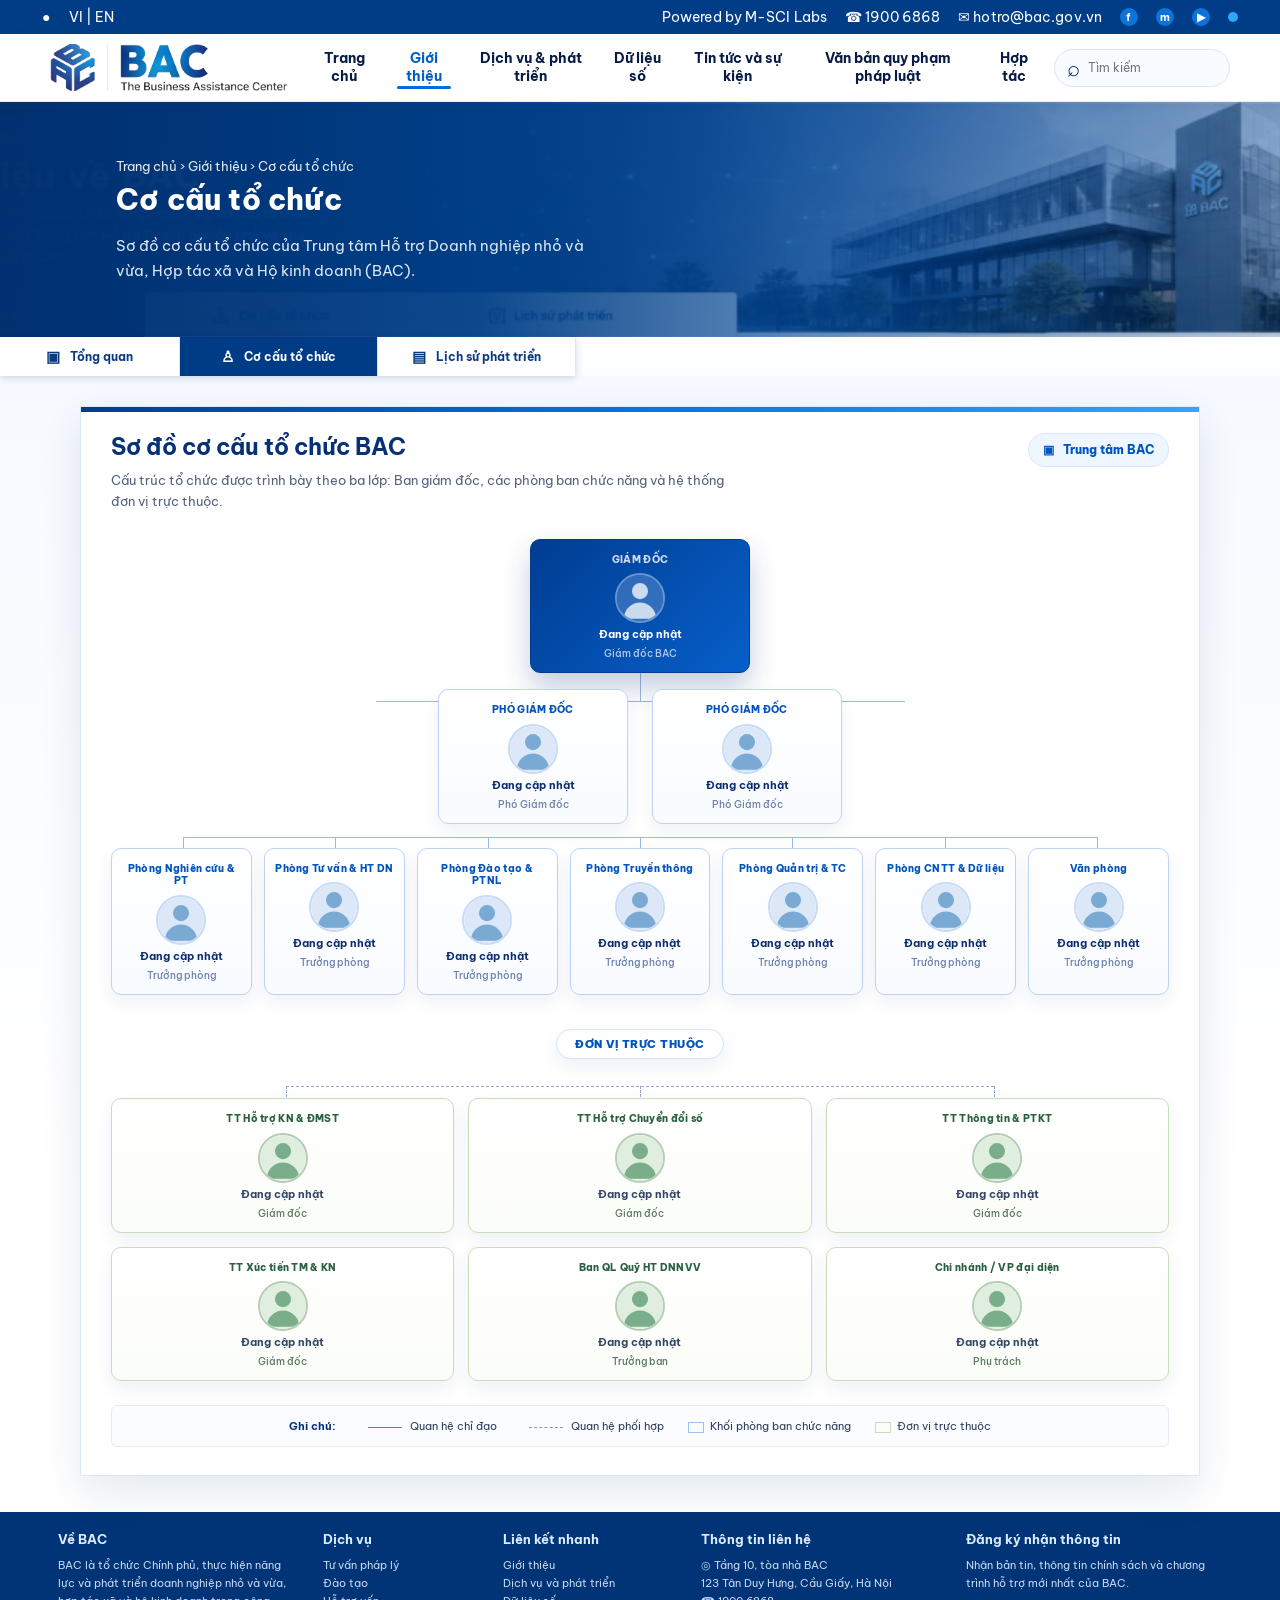
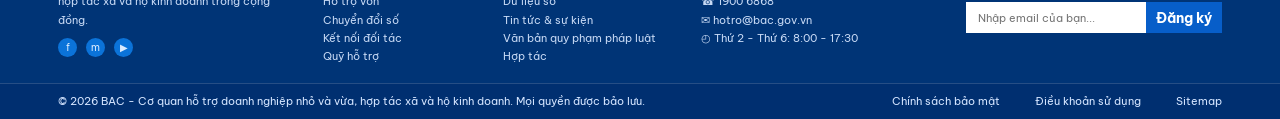
<file: pages/co-cau-to-chuc.html>
﻿<!DOCTYPE html>
<html lang="vi">
<head>
  <meta charset="UTF-8" />
  <meta name="viewport" content="width=device-width, initial-scale=1.0" />
  <title>BAC - Cơ cấu tổ chức</title>
  <link rel="stylesheet" href="../css/style.css" />
  <link rel="stylesheet" href="../css/responsive.css" />
  <link rel="preconnect" href="https://fonts.googleapis.com">
  <link rel="preconnect" href="https://fonts.gstatic.com" crossorigin>
  <link href="https://fonts.googleapis.com/css2?family=Be+Vietnam+Pro:wght@400;500;600;700&display=swap" rel="stylesheet">
  <script src="../js/main.js" defer></script>
  <style>
:root {
      --blue:#003d86;
      --deep:#002f73;
      --navy:#002b68;
      --light:#f6f9ff;
      --text:#10275c;
      --muted:#6b7898;
      --line:#dfe7f4;
    }
    * { box-sizing:border-box; }
    html,body { margin:0; font-family: "Be Vietnam Pro", Arial, sans-serif; color:var(--text); background:#fff; font-size:14px; }
    .page { width:100%; min-height:100vh; background:#fff; }
    .container { width:100%; max-width:none; margin:0; }
    .topbar { height:34px; background:var(--blue); color:#fff; display:flex; align-items:center; justify-content:space-between; padding:0 42px; font-size:14px; letter-spacing:.1px; }
    .topbar-left, .topbar-right { display:flex; gap:18px; align-items:center; }
    .dot { width:10px; height:10px; border-radius:50%; background:#2fa7ff; display:inline-block; }
    .social { display:inline-flex; width:18px; height:18px; border-radius:50%; align-items:center; justify-content:center; background:#0b73d9; color:white; font-size:11px; font-weight:700; }
    .navbar { height:68px; background:#fff; display:flex; align-items:center; padding:0 50px; border-bottom:1px solid #e6edf7; box-shadow:0 3px 12px rgba(11,39,82,.08); position:relative; z-index:5; gap:18px; }
    .logo { flex:0 0 248px; width:260px; display:flex; align-items:center; gap:12px; color:inherit; text-decoration:none; }
    .logo img { display:block; width:238px; height:auto; }
    .nav { flex:1; display:flex; align-items:center; justify-content:space-between; gap:24px; min-width:0; font-size:14px; font-weight:700; }
    .nav a { color:#071b47; display:flex; align-items:center; min-height:68px; padding:0; position:relative; text-decoration:none; white-space:normal; text-align:center; line-height:1.25; }
    .nav a.active { color:#005fc6; }
    .nav a.active:after { content:""; position:absolute; height:3px; background:#076be0; border-radius:10px; left:0; right:0; bottom:13px; }
    .nav-toggle { display:none; border:0; background:transparent; color:#07265e; cursor:pointer; font-size:24px; }
    .search-box { flex:0 0 176px; height:38px; display:flex; align-items:center; gap:8px; padding:0 12px; border:1px solid #dce5f2; border-radius:20px; background:#f8fbff; }
    .search-box span { color:#07265e; font-size:22px; line-height:1; }
    .search-box input { min-width:0; width:100%; border:0; outline:0; background:transparent; color:#071b47; font-size:12px; }
    .hero { width:100%; min-height:206px; height:auto; color:#fff; background-image:linear-gradient(90deg, rgba(0,48,111,.99) 0%, rgba(0,62,134,.95) 37%, rgba(0,69,146,.62) 63%, rgba(0,46,105,.25) 100%), url([data-uri]); background-size:cover; background-position:center; }
    .hero .container { height:100%; padding-top:28px; padding-left:58px; }
    .crumb { font-size:13px; opacity:.9; margin-bottom:8px; }
    h1 { margin:0 0 14px; font-size:29px; font-weight:800; letter-spacing:.2px; line-height:1.26; color:#fff; }
    .hero p { margin:0; width:470px; font-size:15px; line-height:1.68; color:#e8f2ff; }
    .tabs-wrap { background:linear-gradient(#fff,#fbfdff); }
    .tabs { height:39px; display:grid; grid-template-columns:180px 1fr 1fr; margin-top:0; position:relative; z-index:4; width:576px; border-radius:2px; box-shadow:0 2px 7px rgba(11,48,105,.18); overflow:hidden; }
    .tab { display:flex; align-items:center; justify-content:center; gap:10px; background:#fff; font-size:12px; font-weight:700; color:#0c3b82; border-right:1px solid var(--line); text-decoration:none; }
    .tab.active { background:#003c86; color:#fff; }
    .tab .ico { font-size:15px; }
    .main-grid { display:grid; grid-template-columns:1.28fr 1.1fr 1fr; gap:0; border:1px solid #e6edf8; border-top:none; min-height:280px; box-shadow:0 8px 20px rgba(30,60,110,.06); }
    .card { background:#fff; padding:18px 12px 14px; border-right:1px solid #e7edf7; }
    .card:last-child { border-right:none; }
    .card h2 { font-size:15px; margin:0 0 21px; color:#073176; }
    .about-head { display:flex; gap:16px; align-items:center; margin-bottom:16px; }
    .big-logo { width:150px; flex-shrink:0; }
    .desc { font-size:11px; line-height:1.55; color:#20376e; }
    .feature-row { display:grid; grid-template-columns:85px 1fr; gap:14px; min-height:43px; border-top:1px solid #e7edf7; align-items:center; }
    .feature-row:first-of-type { border-top:none; }
    .feature-name { display:flex; align-items:center; gap:12px; font-size:11px; color:#0054bd; font-weight:700; }
    .feature-name span { font-size:18px; color:#2367cf; width:20px; text-align:center; }
    .feature-text { font-size:11px; line-height:1.5; color:#152d67; }
    .mission-list { margin-top:-8px; border-right:1px solid #1d53aa; padding-right:4px; }
    .mission-item { display:grid; grid-template-columns:34px 1fr; gap:10px; min-height:41px; align-items:center; }
    .mission-item .mi { width:24px; height:24px; border:1px solid #d3e1f6; color:#1761ce; border-radius:5px; display:grid; place-items:center; font-size:13px; }
    .mission-item p { margin:0; font-size:11px; line-height:1.45; color:#142d67; }
    .legal table { width:100%; border-collapse:collapse; font-size:11px; }
    .legal td { padding:9px 0; border-bottom:1px solid #e8edf7; vertical-align:top; line-height:1.25; }
    .legal td:first-child { width:105px; color:#0a367d; font-weight:700; }
    .legal td:nth-child(2) { color:#233b74; font-weight:600; }
    .history { border-left:1px solid #e8edf7; border-right:1px solid #e8edf7; padding:0 15px 0; height:98px; overflow:hidden; }
    .history h2 { font-size:15px; margin:7px 0 8px; color:#073176; }
    .timeline { display:grid; grid-template-columns: .96fr .96fr .96fr .96fr .9fr; align-items:center; gap:18px; }
    .step { position:relative; min-height:60px; display:grid; grid-template-columns:45px 1fr; gap:8px; align-items:center; }
    .step:not(:last-child):after { content:""; position:absolute; height:2px; background:#2c75d6; left:107px; top:26px; width:75px; }
    .circle { width:42px; height:42px; border-radius:50%; background:#f3f8ff; display:grid; place-items:center; color:#0a5cd0; font-size:22px; border:1px solid #dbe8fb; }
    .step b { display:block; font-size:11px; color:#00449e; margin-bottom:3px; }
    .step p { margin:0; font-size:10.5px; line-height:1.35; color:#15346d; }
    footer { background:#003476; color:#dcecff; margin-top:0; }
    .foot-main { height:110px; display:grid; grid-template-columns:1.25fr 1fr 1.05fr 1.72fr; gap:28px; padding-top:14px; }
    footer h3 { margin:0 0 8px; font-size:13px; color:#fff; }
    footer p, footer li { margin:0; font-size:11px; line-height:1.5; color:#d7e7ff; }
    footer ul { margin:0; padding:0; list-style:none; columns:1; }
    .f-social { margin-top:8px; display:flex; gap:12px; }
    .contact-line { display:flex; gap:9px; align-items:flex-start; margin-bottom:6px; }
    .newsletter p { margin-bottom:9px; }
    .signup { display:flex; height:30px; }
    .signup input { flex:1; border:none; padding:0 16px; font-size:12px; color:#75829f; outline:none; }
    .signup button { width:72px; border:none; background:#0060ca; color:#fff; font-weight:700; font-size:12px; }
    .copyright { background:#002f70; height:29px; font-size:11px; color:#d4e5ff; }
    .copyright .container { height:29px; display:flex; align-items:center; justify-content:space-between; }
    .policy span { margin-left:23px; }
    @media (max-width:900px) {
      .container { width:100%; max-width:none; }
      .topbar { height:auto; min-height:34px; gap:10px; padding:8px 18px; flex-wrap:wrap; }
      .topbar-right { gap:10px; flex-wrap:wrap; }
      .navbar { height:auto; min-height:68px; padding:10px 18px; gap:12px; flex-wrap:wrap; }
      .logo { min-width:220px; flex:1; }
      .nav-toggle { display:block; margin-left:auto; }
      .nav { order:4; display:none; width:100%; align-items:stretch; gap:0; flex-direction:column; border-top:1px solid #e6edf7; font-size:13px; }
      .nav.is-open { display:flex; }
      .nav a { min-height:0; padding:12px 0; }
      .nav a.active:after { bottom:6px; }
      .search-box { order:3; flex:0 0 220px; }
      .main-grid { grid-template-columns:1fr; }
      .card { border-right:none; border-bottom:1px solid #e7edf7; }
      .tabs { width:100%; grid-template-columns:1fr 1fr 1fr; }
      .history { height:auto; padding-bottom:15px; }
      .timeline { grid-template-columns:1fr; }
      .step:after { display:none; }
      .foot-main { height:auto; grid-template-columns:1fr; padding-bottom:20px; }
    }
    @media (max-width:560px) {
      .topbar-left, .topbar-right { width:100%; justify-content:center; text-align:center; }
      .logo { min-width:0; }
      .logo img { width:190px; }
      .search-box { order:5; flex:1 1 100%; width:100%; }
    }
.main{padding:30px 48px 36px;background:linear-gradient(180deg,#f6f9ff 0%,#fff 70%);display:flex;justify-content:center}.org-card{width:min(1120px,100%);border:1px solid #dfe8f7;background:#fff;box-shadow:0 16px 38px rgba(17,55,112,.11);padding:26px 30px 28px;position:relative;overflow:hidden}.org-card:before{content:"";position:absolute;inset:0 0 auto;height:5px;background:linear-gradient(90deg,#003d91,#0873de,#33a3ff)}.org-head{display:flex;align-items:flex-start;justify-content:space-between;gap:22px;margin-bottom:26px}.org-title h2{margin:0 0 8px;color:#073176;font-size:23px;line-height:1.25}.org-title p{margin:0;max-width:620px;color:#53627f;font-size:13px;line-height:1.65}.org-badge{flex:0 0 auto;display:flex;align-items:center;gap:9px;height:34px;padding:0 14px;border-radius:999px;background:#eef6ff;color:#0054bd;border:1px solid #d7e8ff;font-size:12px;font-weight:800}.org{position:relative}.org-level{position:relative;display:flex;justify-content:center;gap:24px;z-index:2}.org-level+.org-level{margin-top:38px}.org-level.departments{display:grid;grid-template-columns:repeat(7,minmax(0,1fr));gap:12px}.org-level.units{display:grid;grid-template-columns:repeat(3,minmax(0,1fr));gap:14px}.org-row-label{width:max-content;margin:34px auto 15px;padding:7px 18px;border-radius:999px;background:#fff;color:#0054bd;border:1px solid #d6e4ff;box-shadow:0 8px 18px rgba(18,70,150,.08);font-size:11px;font-weight:900;letter-spacing:.5px}.box{border:1px solid #bdd2f4;border-radius:10px;background:linear-gradient(180deg,#fff,#f8fbff);display:flex;flex-direction:column;align-items:center;text-align:center;padding:14px 10px 12px;box-shadow:0 8px 18px rgba(15,58,122,.07);position:relative;gap:5px}.box-avatar{width:50px;height:50px;border-radius:50%;overflow:hidden;border:2px solid #c8dbf5;flex-shrink:0}.box-avatar svg,.box-avatar img{width:100%;height:100%;display:block;object-fit:cover}.box-dept-label{font-size:9.5px;font-weight:800;color:#0054bd;letter-spacing:.3px;line-height:1.35;order:-1;margin-bottom:2px}.box-name{font-size:11px;font-weight:700;color:#0d2d6e;line-height:1.25}.box-pos{font-size:9.5px;color:#6b80aa;font-weight:500}.box.dark{width:220px;background:linear-gradient(135deg,#003d91,#075fca);border-color:#003d91;box-shadow:0 14px 28px rgba(0,45,114,.24)}.box.dark .box-avatar{border-color:rgba(255,255,255,.4)}.box.dark .box-dept-label{color:rgba(255,255,255,.8)}.box.dark .box-name{color:#fff}.box.dark .box-pos{color:rgba(255,255,255,.7)}.box.leader{width:190px}.box.unit{background:linear-gradient(180deg,#fff,#fbfdf8);border-color:#cbdcbd}.box.unit .box-avatar{border-color:#b5cdb4}.box.unit .box-dept-label{color:#2a6040}.box.unit .box-name{color:#334765}.box.unit .box-pos{color:#5a7a60}.org-connect{position:relative;height:42px;margin:-14px 0 -12px}.org-connect:before{content:"";position:absolute;left:50%;top:0;width:1px;height:42px;background:#9db7e3}.org-connect:after{content:"";position:absolute;left:25%;right:25%;top:42px;height:1px;background:#9db7e3}.dept-connect{position:relative;height:28px;margin:0 0 -4px}.dept-connect:before{content:"";position:absolute;left:6.8%;right:6.8%;top:13px;height:1px;background:#9db7e3}.dept-connect span{position:absolute;top:13px;width:1px;height:15px;background:#9db7e3}.dept-connect span:nth-child(1){left:6.8%}.dept-connect span:nth-child(2){left:21.2%}.dept-connect span:nth-child(3){left:35.6%}.dept-connect span:nth-child(4){left:50%}.dept-connect span:nth-child(5){left:64.4%}.dept-connect span:nth-child(6){left:78.8%}.dept-connect span:nth-child(7){left:93.2%}.unit-connect{position:relative;height:27px;margin:4px 0 -3px}.unit-connect:before{content:"";position:absolute;left:16.5%;right:16.5%;top:12px;border-top:1px dashed #8faad8}.unit-connect span{position:absolute;top:12px;width:1px;height:15px;border-left:1px dashed #8faad8}.unit-connect span:nth-child(1){left:16.5%}.unit-connect span:nth-child(2){left:50%}.unit-connect span:nth-child(3){left:83.5%}.legend{margin-top:24px;min-height:42px;border:1px solid #e6ebf2;background:#fbfcff;border-radius:6px;display:flex;align-items:center;justify-content:center;gap:24px;font-size:11px;color:#2b3c5a;padding:10px 14px;flex-wrap:wrap}.legend b{font-size:11px;color:#073176}.sample{display:inline-block;width:34px;height:1px;background:#5179c2;vertical-align:middle;margin:0 8px}.sample.dashed{background:transparent;border-top:1px dashed #799bd1}.mini-box{display:inline-block;width:16px;height:11px;border:1px solid #9fc0ef;background:#f8fbff;vertical-align:middle;margin-right:6px}.mini-box.green{border-color:#cbdcbd;background:#fbfdf8}@media (max-width:900px){.main{padding:22px 16px 28px}.org-card{padding:22px 16px}.org-head{display:block}.org-badge{width:max-content;margin-top:14px}.org-level,.org-level.departments,.org-level.units{display:grid;grid-template-columns:1fr;gap:12px}.box.dark,.box.leader{width:100%}.org-connect,.dept-connect,.unit-connect{display:none}.org-level+.org-level{margin-top:14px}.org-row-label{margin:18px auto 12px}.legend{justify-content:flex-start}}
  </style>
</head>
<body>
  <div class="page">
    <div class="topbar">
      <div class="topbar-left"><span>●</span><span>VI | EN</span></div>
      <div class="topbar-right">
        <span>Powered by M-SCI Labs</span><span>☎ 1900 6868</span><span>✉ hotro@bac.gov.vn</span>
        <span class="social">f</span><span class="social">m</span><span class="social">▶</span><span class="dot"></span>
      </div>
    </div>
    <header class="navbar">
      <a class="logo" href="../index.html" aria-label="BAC trang chủ">
        <img src="../assets/images/logo%201.png" alt="BAC - The Business Assistance Center" />
      </a>
      <button class="nav-toggle" type="button" aria-label="Mở menu" aria-expanded="false">☰</button>
      <nav class="nav" aria-label="Điều hướng chính">
        <a href="../index.html">Trang chủ</a><a class="active" href="gioi-thieu.html">Giới thiệu</a><a href="dich-vu-phat-trien.html">Dịch vụ & phát triển</a>
        <a href="du-lieu-so.html">Dữ liệu số</a><a href="tin-tuc-su-kien.html">Tin tức và sự kiện</a><a href="van-ban-quy-pham-phap-luat.html">Văn bản quy phạm pháp luật</a><a href="hop-tac.html">Hợp tác</a>
      </nav>
      <form class="search-box" role="search">
        <span aria-hidden="true">⌕</span>
        <input type="search" name="keyword" aria-label="Tìm kiếm" placeholder="Tìm kiếm" />
      </form>
    </header>
    <section class="hero">
      <div class="container">
        <div class="crumb">Trang chủ  ›  Giới thiệu  ›  Cơ cấu tổ chức</div>
        <h1>Cơ cấu tổ chức</h1>
        <p>Sơ đồ cơ cấu tổ chức của Trung tâm Hỗ trợ Doanh nghiệp nhỏ và vừa, Hợp tác xã và Hộ kinh doanh (BAC).</p>
      </div>
    </section>
    <section class="tabs-wrap">
      <div class="container">
        <div class="tabs">
          <a class="tab" href="gioi-thieu.html"><span class="ico">▣</span>Tổng quan</a>
          <div class="tab active"><span class="ico">♙</span>Cơ cấu tổ chức</div>
          <a class="tab" href="lich-su-phat-trien.html"><span class="ico">▤</span>Lịch sử phát triển</a>
        </div>
      </div>
    </section>
  <main class="main">
    <section class="org-card">
      <div class="org-head">
        <div class="org-title">
          <h2>Sơ đồ cơ cấu tổ chức BAC</h2>
          <p>Cấu trúc tổ chức được trình bày theo ba lớp: Ban giám đốc, các phòng ban chức năng và hệ thống đơn vị trực thuộc.</p>
        </div>
        <div class="org-badge"><span>▣</span><span>Trung tâm BAC</span></div>
      </div>

      <div class="org" aria-label="Sơ đồ cơ cấu tổ chức BAC">
        <div class="org-level director">
          <div class="box dark"><div class="box-avatar"><svg viewBox="0 0 40 40" xmlns="http://www.w3.org/2000/svg"><circle cx="20" cy="20" r="20" fill="rgba(255,255,255,.18)"/><circle cx="20" cy="14" r="7" fill="rgba(255,255,255,.75)"/><path d="M6 38c0-7.73 6.27-14 14-14s14 6.27 14 14z" fill="rgba(255,255,255,.75)"/></svg></div><div class="box-dept-label">GIÁM ĐỐC</div><div class="box-name">Đang cập nhật</div><div class="box-pos">Giám đốc BAC</div></div>
        </div>
        <div class="org-connect"></div>
        <div class="org-level deputies">
          <div class="box leader"><div class="box-avatar"><svg viewBox="0 0 40 40" xmlns="http://www.w3.org/2000/svg"><circle cx="20" cy="20" r="20" fill="#dce8f8"/><circle cx="20" cy="14" r="7" fill="#7aaad4"/><path d="M6 38c0-7.73 6.27-14 14-14s14 6.27 14 14z" fill="#7aaad4"/></svg></div><div class="box-dept-label">PHÓ GIÁM ĐỐC</div><div class="box-name">Đang cập nhật</div><div class="box-pos">Phó Giám đốc</div></div>
          <div class="box leader"><div class="box-avatar"><svg viewBox="0 0 40 40" xmlns="http://www.w3.org/2000/svg"><circle cx="20" cy="20" r="20" fill="#dce8f8"/><circle cx="20" cy="14" r="7" fill="#7aaad4"/><path d="M6 38c0-7.73 6.27-14 14-14s14 6.27 14 14z" fill="#7aaad4"/></svg></div><div class="box-dept-label">PHÓ GIÁM ĐỐC</div><div class="box-name">Đang cập nhật</div><div class="box-pos">Phó Giám đốc</div></div>
        </div>
        <div class="dept-connect"><span></span><span></span><span></span><span></span><span></span><span></span><span></span></div>
        <div class="org-level departments">
          <div class="box"><div class="box-avatar"><svg viewBox="0 0 40 40" xmlns="http://www.w3.org/2000/svg"><circle cx="20" cy="20" r="20" fill="#dce8f8"/><circle cx="20" cy="14" r="7" fill="#7aaad4"/><path d="M6 38c0-7.73 6.27-14 14-14s14 6.27 14 14z" fill="#7aaad4"/></svg></div><div class="box-dept-label">Phòng Nghiên cứu & PT</div><div class="box-name">Đang cập nhật</div><div class="box-pos">Trưởng phòng</div></div>
          <div class="box"><div class="box-avatar"><svg viewBox="0 0 40 40" xmlns="http://www.w3.org/2000/svg"><circle cx="20" cy="20" r="20" fill="#dce8f8"/><circle cx="20" cy="14" r="7" fill="#7aaad4"/><path d="M6 38c0-7.73 6.27-14 14-14s14 6.27 14 14z" fill="#7aaad4"/></svg></div><div class="box-dept-label">Phòng Tư vấn & HT DN</div><div class="box-name">Đang cập nhật</div><div class="box-pos">Trưởng phòng</div></div>
          <div class="box"><div class="box-avatar"><svg viewBox="0 0 40 40" xmlns="http://www.w3.org/2000/svg"><circle cx="20" cy="20" r="20" fill="#dce8f8"/><circle cx="20" cy="14" r="7" fill="#7aaad4"/><path d="M6 38c0-7.73 6.27-14 14-14s14 6.27 14 14z" fill="#7aaad4"/></svg></div><div class="box-dept-label">Phòng Đào tạo & PTNL</div><div class="box-name">Đang cập nhật</div><div class="box-pos">Trưởng phòng</div></div>
          <div class="box"><div class="box-avatar"><svg viewBox="0 0 40 40" xmlns="http://www.w3.org/2000/svg"><circle cx="20" cy="20" r="20" fill="#dce8f8"/><circle cx="20" cy="14" r="7" fill="#7aaad4"/><path d="M6 38c0-7.73 6.27-14 14-14s14 6.27 14 14z" fill="#7aaad4"/></svg></div><div class="box-dept-label">Phòng Truyền thông</div><div class="box-name">Đang cập nhật</div><div class="box-pos">Trưởng phòng</div></div>
          <div class="box"><div class="box-avatar"><svg viewBox="0 0 40 40" xmlns="http://www.w3.org/2000/svg"><circle cx="20" cy="20" r="20" fill="#dce8f8"/><circle cx="20" cy="14" r="7" fill="#7aaad4"/><path d="M6 38c0-7.73 6.27-14 14-14s14 6.27 14 14z" fill="#7aaad4"/></svg></div><div class="box-dept-label">Phòng Quản trị & TC</div><div class="box-name">Đang cập nhật</div><div class="box-pos">Trưởng phòng</div></div>
          <div class="box"><div class="box-avatar"><svg viewBox="0 0 40 40" xmlns="http://www.w3.org/2000/svg"><circle cx="20" cy="20" r="20" fill="#dce8f8"/><circle cx="20" cy="14" r="7" fill="#7aaad4"/><path d="M6 38c0-7.73 6.27-14 14-14s14 6.27 14 14z" fill="#7aaad4"/></svg></div><div class="box-dept-label">Phòng CNTT & Dữ liệu</div><div class="box-name">Đang cập nhật</div><div class="box-pos">Trưởng phòng</div></div>
          <div class="box"><div class="box-avatar"><svg viewBox="0 0 40 40" xmlns="http://www.w3.org/2000/svg"><circle cx="20" cy="20" r="20" fill="#dce8f8"/><circle cx="20" cy="14" r="7" fill="#7aaad4"/><path d="M6 38c0-7.73 6.27-14 14-14s14 6.27 14 14z" fill="#7aaad4"/></svg></div><div class="box-dept-label">Văn phòng</div><div class="box-name">Đang cập nhật</div><div class="box-pos">Trưởng phòng</div></div>
        </div>

        <div class="org-row-label">ĐƠN VỊ TRỰC THUỘC</div>
        <div class="unit-connect"><span></span><span></span><span></span></div>
        <div class="org-level units">
          <div class="box unit"><div class="box-avatar"><svg viewBox="0 0 40 40" xmlns="http://www.w3.org/2000/svg"><circle cx="20" cy="20" r="20" fill="#e0eedf"/><circle cx="20" cy="14" r="7" fill="#7aad8a"/><path d="M6 38c0-7.73 6.27-14 14-14s14 6.27 14 14z" fill="#7aad8a"/></svg></div><div class="box-dept-label">TT Hỗ trợ KN & ĐMST</div><div class="box-name">Đang cập nhật</div><div class="box-pos">Giám đốc</div></div>
          <div class="box unit"><div class="box-avatar"><svg viewBox="0 0 40 40" xmlns="http://www.w3.org/2000/svg"><circle cx="20" cy="20" r="20" fill="#e0eedf"/><circle cx="20" cy="14" r="7" fill="#7aad8a"/><path d="M6 38c0-7.73 6.27-14 14-14s14 6.27 14 14z" fill="#7aad8a"/></svg></div><div class="box-dept-label">TT Hỗ trợ Chuyển đổi số</div><div class="box-name">Đang cập nhật</div><div class="box-pos">Giám đốc</div></div>
          <div class="box unit"><div class="box-avatar"><svg viewBox="0 0 40 40" xmlns="http://www.w3.org/2000/svg"><circle cx="20" cy="20" r="20" fill="#e0eedf"/><circle cx="20" cy="14" r="7" fill="#7aad8a"/><path d="M6 38c0-7.73 6.27-14 14-14s14 6.27 14 14z" fill="#7aad8a"/></svg></div><div class="box-dept-label">TT Thông tin & PTKT</div><div class="box-name">Đang cập nhật</div><div class="box-pos">Giám đốc</div></div>
          <div class="box unit"><div class="box-avatar"><svg viewBox="0 0 40 40" xmlns="http://www.w3.org/2000/svg"><circle cx="20" cy="20" r="20" fill="#e0eedf"/><circle cx="20" cy="14" r="7" fill="#7aad8a"/><path d="M6 38c0-7.73 6.27-14 14-14s14 6.27 14 14z" fill="#7aad8a"/></svg></div><div class="box-dept-label">TT Xúc tiến TM & KN</div><div class="box-name">Đang cập nhật</div><div class="box-pos">Giám đốc</div></div>
          <div class="box unit"><div class="box-avatar"><svg viewBox="0 0 40 40" xmlns="http://www.w3.org/2000/svg"><circle cx="20" cy="20" r="20" fill="#e0eedf"/><circle cx="20" cy="14" r="7" fill="#7aad8a"/><path d="M6 38c0-7.73 6.27-14 14-14s14 6.27 14 14z" fill="#7aad8a"/></svg></div><div class="box-dept-label">Ban QL Quỹ HT DNNVV</div><div class="box-name">Đang cập nhật</div><div class="box-pos">Trưởng ban</div></div>
          <div class="box unit"><div class="box-avatar"><svg viewBox="0 0 40 40" xmlns="http://www.w3.org/2000/svg"><circle cx="20" cy="20" r="20" fill="#e0eedf"/><circle cx="20" cy="14" r="7" fill="#7aad8a"/><path d="M6 38c0-7.73 6.27-14 14-14s14 6.27 14 14z" fill="#7aad8a"/></svg></div><div class="box-dept-label">Chi nhánh / VP đại diện</div><div class="box-name">Đang cập nhật</div><div class="box-pos">Phụ trách</div></div>
        </div>
      </div>

      <div class="legend"><b>Ghi chú:</b><span><i class="sample"></i>Quan hệ chỉ đạo</span><span><i class="sample dashed"></i>Quan hệ phối hợp</span><span><i class="mini-box"></i>Khối phòng ban chức năng</span><span><i class="mini-box green"></i>Đơn vị trực thuộc</span></div>
    </section>
  </main>
</div>
<footer>
  <section class="foot"><h2>Về BAC</h2><p>BAC là tổ chức Chính phủ, thực hiện năng lực và phát triển doanh nghiệp nhỏ và vừa, hợp tác xã và hộ kinh doanh trong cộng đồng.</p><div class="foot-icons"><span>f</span><span>m</span><span>▶</span></div></section>
  <section class="foot"><h2>Dịch vụ</h2><ul><li>Tư vấn pháp lý</li><li>Đào tạo</li><li>Hỗ trợ vốn</li><li>Chuyển đổi số</li><li>Kết nối đối tác</li><li>Quỹ hỗ trợ</li></ul></section>
  <section class="foot"><h2>Liên kết nhanh</h2><ul><li>Giới thiệu</li><li>Dịch vụ và phát triển</li><li>Dữ liệu số</li><li>Tin tức & sự kiện</li><li>Văn bản quy phạm pháp luật</li><li>Hợp tác</li></ul></section>
  <section class="foot"><h2>Thông tin liên hệ</h2><p>◎ Tầng 10, tòa nhà BAC<br />123 Tân Duy Hưng, Cầu Giấy, Hà Nội<br />☎ 1900 6868<br />✉ hotro@bac.gov.vn<br />◴ Thứ 2 - Thứ 6: 8:00 - 17:30</p></section>
  <section class="foot" id="contact"><h2>Đăng ký nhận thông tin</h2><p>Nhận bản tin, thông tin chính sách và chương trình hỗ trợ mới nhất của BAC.</p><form class="subscribe-form" novalidate><label><span>Email</span><input type="email" name="email" placeholder="Nhập email của bạn..." /></label><button type="submit">Đăng ký</button></form><p class="form-status" role="status"></p></section>
</footer>
<div class="copyright"><span>© 2026 BAC - Cơ quan hỗ trợ doanh nghiệp nhỏ và vừa, hợp tác xã và hộ kinh doanh. Mọi quyền được bảo lưu.</span><div><a href="#">Chính sách bảo mật</a><a href="#">Điều khoản sử dụng</a><a href="#">Sitemap</a></div></div>
</body>
</html>
</file>
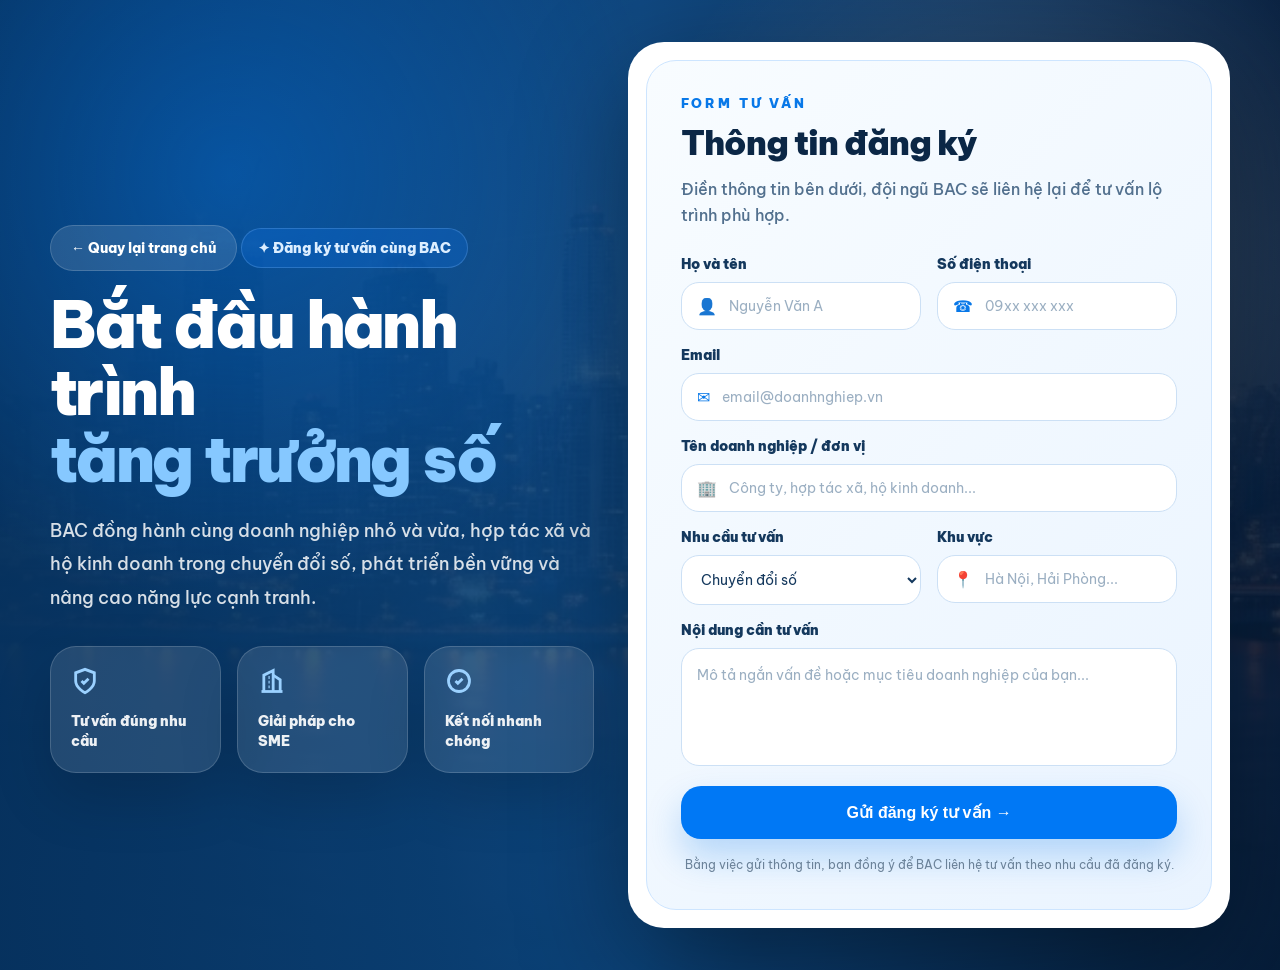
<file: pages/dang-ki-tu-van.html>
<!DOCTYPE html>
<html lang="vi">
<head>
  <meta charset="UTF-8" />
  <meta name="viewport" content="width=device-width, initial-scale=1.0" />
  <title>BAC - Đăng ký tư vấn</title>
  <link rel="preconnect" href="https://fonts.googleapis.com">
  <link rel="preconnect" href="https://fonts.gstatic.com" crossorigin>
  <link href="https://fonts.googleapis.com/css2?family=Be+Vietnam+Pro:wght@400;500;600;700&display=swap" rel="stylesheet">
  <style>
    *{box-sizing:border-box;margin:0;padding:0}
    body{font-family:'Be Vietnam Pro',Arial,sans-serif;background:#071b34;color:#fff;min-height:100vh}
    .page{position:relative;min-height:100vh;display:flex;align-items:center;justify-content:center;padding:42px 22px;overflow:hidden}
    .bg{position:absolute;inset:0;background:url('../assets/images/banner_city.jpg') center/cover no-repeat;opacity:.48}
    .overlay{position:absolute;inset:0;background:linear-gradient(90deg,rgba(6,50,95,.96),rgba(13,75,134,.78),rgba(7,27,52,.72))}
    .glow{position:absolute;inset:0;background:radial-gradient(circle at 18% 18%,rgba(0,128,255,.36),transparent 33%),radial-gradient(circle at 78% 25%,rgba(255,255,255,.18),transparent 30%)}
    .wrap{position:relative;z-index:2;width:100%;max-width:1180px;display:grid;grid-template-columns:.95fr 1.05fr;gap:34px;align-items:center}
    .left{animation:fadeUp .7s ease both}.right{animation:fadeUp .8s .1s ease both}
    .back{display:inline-flex;align-items:center;gap:10px;border:1px solid rgba(255,255,255,.16);background:rgba(255,255,255,.12);color:#fff;border-radius:999px;padding:13px 20px;font-size:14px;font-weight:800;text-decoration:none;backdrop-filter:blur(12px);transition:.25s}.back:hover{background:rgba(255,255,255,.2);transform:translateY(-2px)}
    .badge{display:inline-flex;align-items:center;gap:9px;margin-top:30px;border:1px solid rgba(121,184,255,.28);background:rgba(14,123,255,.22);color:#dceeff;border-radius:999px;padding:10px 16px;font-size:14px;font-weight:900}
    h1{margin-top:20px;font-size:clamp(42px,5vw,68px);line-height:1.05;font-weight:900;letter-spacing:-.04em}.blue{color:#86c8ff}.desc{margin-top:22px;max-width:610px;font-size:18px;line-height:1.85;color:rgba(255,255,255,.84);font-weight:500}
    .features{margin-top:32px;display:grid;grid-template-columns:repeat(3,1fr);gap:16px;max-width:650px}.feature{min-height:116px;border:1px solid rgba(255,255,255,.16);background:rgba(255,255,255,.11);border-radius:26px;padding:20px;backdrop-filter:blur(16px);box-shadow:0 24px 60px rgba(0,0,0,.16)}.feature svg{margin-bottom:12px}.feature p{font-size:14px;font-weight:900;line-height:1.45;color:rgba(255,255,255,.92)}
    .card{background:#fff;border-radius:36px;padding:18px;box-shadow:0 34px 110px rgba(0,0,0,.38)}.form-box{border:1px solid #cde5ff;border-radius:30px;background:linear-gradient(135deg,#f8fcff,#eaf4ff);padding:34px;color:#0b2746}.eyebrow{font-size:13px;font-weight:900;letter-spacing:.22em;text-transform:uppercase;color:#0878e8}.form-box h2{margin-top:10px;font-size:34px;font-weight:900;letter-spacing:-.035em}.hint{margin-top:12px;color:#52708e;line-height:1.65;font-weight:500}
    form{margin-top:26px}.grid2{display:grid;grid-template-columns:1fr 1fr;gap:16px}.field{display:block;margin-bottom:16px}.field span.label{display:block;margin-bottom:9px;font-size:14px;font-weight:900;color:#14385d}.control{display:flex;align-items:center;gap:12px;border:1px solid #cce0f5;background:#fff;border-radius:18px;padding:14px 15px;transition:.2s}.control:focus-within{border-color:#0878e8;box-shadow:0 0 0 4px rgba(8,120,232,.1)}.icon{color:#0878e8;line-height:0}input,select,textarea{width:100%;border:0;outline:0;background:transparent;font-family:inherit;font-size:14px;color:#14385d}input::placeholder,textarea::placeholder{color:#9bafc2}select{height:50px;border:1px solid #cce0f5;background:#fff;border-radius:18px;padding:0 15px;color:#14385d}textarea{resize:none;border:1px solid #cce0f5;background:#fff;border-radius:18px;padding:15px;line-height:1.6;min-height:118px;transition:.2s}textarea:focus{border-color:#0878e8;box-shadow:0 0 0 4px rgba(8,120,232,.1)}
    .submit{margin-top:4px;width:100%;border:0;border-radius:20px;background:#0078f5;color:#fff;font-size:16px;font-weight:900;padding:17px 24px;display:flex;align-items:center;justify-content:center;gap:12px;box-shadow:0 18px 35px rgba(8,120,232,.25);cursor:pointer;transition:.25s}.submit:hover{background:#006adc;transform:translateY(-2px)}.note{text-align:center;margin-top:16px;font-size:12px;line-height:1.7;color:#6b8299}
    .success-msg{display:none;margin-top:18px;background:#e6f4ea;border:1px solid #a8d5b0;border-radius:16px;padding:18px 22px;color:#1a6630;font-size:14px;font-weight:700;text-align:center}
    @keyframes fadeUp{from{opacity:0;transform:translateY(28px)}to{opacity:1;transform:translateY(0)}}
    @media(max-width:960px){.wrap{grid-template-columns:1fr}.features{grid-template-columns:1fr 1fr}.left{text-align:left}.card{max-width:720px;width:100%;margin:auto}}
    @media(max-width:560px){.page{padding:24px 14px}.features,.grid2{grid-template-columns:1fr}.form-box{padding:24px 18px}.card{border-radius:28px;padding:10px}.form-box{border-radius:24px}h1{font-size:40px}.desc{font-size:16px}.badge{margin-top:22px}}
  </style>
</head>
<body>
  <main class="page">
    <div class="bg"></div><div class="overlay"></div><div class="glow"></div>
    <section class="wrap">
      <div class="left">
        <a href="../index.html" class="back">← Quay lại trang chủ</a>
        <div class="badge">✦ Đăng ký tư vấn cùng BAC</div>
        <h1>Bắt đầu hành trình<br><span class="blue">tăng trưởng số</span></h1>
        <p class="desc">BAC đồng hành cùng doanh nghiệp nhỏ và vừa, hợp tác xã và hộ kinh doanh trong chuyển đổi số, phát triển bền vững và nâng cao năng lực cạnh tranh.</p>
        <div class="features">
          <div class="feature">
            <svg width="28" height="28" viewBox="0 0 24 24" fill="none" stroke="#9BD1FF" stroke-width="2.4"><path d="M12 22s8-4 8-10V5l-8-3-8 3v7c0 6 8 10 8 10Z"/><path d="m9 12 2 2 4-4"/></svg>
            <p>Tư vấn đúng nhu cầu</p>
          </div>
          <div class="feature">
            <svg width="28" height="28" viewBox="0 0 24 24" fill="none" stroke="#9BD1FF" stroke-width="2.4"><path d="M3 21h18"/><path d="M5 21V7l8-4v18"/><path d="M19 21V11l-6-4"/><path d="M9 9h1M9 13h1M9 17h1"/></svg>
            <p>Giải pháp cho SME</p>
          </div>
          <div class="feature">
            <svg width="28" height="28" viewBox="0 0 24 24" fill="none" stroke="#9BD1FF" stroke-width="2.4"><path d="M9 12l2 2 4-4"/><circle cx="12" cy="12" r="9"/></svg>
            <p>Kết nối nhanh chóng</p>
          </div>
        </div>
      </div>
      <div class="right">
        <div class="card">
          <div class="form-box">
            <p class="eyebrow">Form tư vấn</p>
            <h2>Thông tin đăng ký</h2>
            <p class="hint">Điền thông tin bên dưới, đội ngũ BAC sẽ liên hệ lại để tư vấn lộ trình phù hợp.</p>
            <form id="tuvanForm" novalidate>
              <div class="grid2">
                <label class="field">
                  <span class="label">Họ và tên</span>
                  <div class="control"><span class="icon">👤</span><input type="text" name="hoten" placeholder="Nguyễn Văn A" required /></div>
                </label>
                <label class="field">
                  <span class="label">Số điện thoại</span>
                  <div class="control"><span class="icon">☎</span><input type="tel" name="dienthoai" placeholder="09xx xxx xxx" required /></div>
                </label>
              </div>
              <label class="field">
                <span class="label">Email</span>
                <div class="control"><span class="icon">✉</span><input type="email" name="email" placeholder="email@doanhnghiep.vn" required /></div>
              </label>
              <label class="field">
                <span class="label">Tên doanh nghiệp / đơn vị</span>
                <div class="control"><span class="icon">🏢</span><input type="text" name="doanhnghiep" placeholder="Công ty, hợp tác xã, hộ kinh doanh..." /></div>
              </label>
              <div class="grid2">
                <label class="field">
                  <span class="label">Nhu cầu tư vấn</span>
                  <select name="nhucau">
                    <option>Chuyển đổi số</option>
                    <option>Xây dựng thương hiệu</option>
                    <option>Quản trị doanh nghiệp</option>
                    <option>Phát triển bền vững</option>
                    <option>Hỗ trợ pháp lý</option>
                    <option>Tiếp cận nguồn vốn</option>
                  </select>
                </label>
                <label class="field">
                  <span class="label">Khu vực</span>
                  <div class="control"><span class="icon">📍</span><input type="text" name="khuvuc" placeholder="Hà Nội, Hải Phòng..." /></div>
                </label>
              </div>
              <label class="field">
                <span class="label">Nội dung cần tư vấn</span>
                <textarea name="noidung" placeholder="Mô tả ngắn vấn đề hoặc mục tiêu doanh nghiệp của bạn..."></textarea>
              </label>
              <button class="submit" type="submit">Gửi đăng ký tư vấn →</button>
              <div class="success-msg" id="successMsg">✔ Đăng ký thành công! Đội ngũ BAC sẽ liên hệ với bạn trong thời gian sớm nhất.</div>
              <p class="note">Bằng việc gửi thông tin, bạn đồng ý để BAC liên hệ tư vấn theo nhu cầu đã đăng ký.</p>
            </form>
          </div>
        </div>
      </div>
    </section>
  </main>
  <script>
    const form = document.getElementById('tuvanForm');
    const successMsg = document.getElementById('successMsg');
    form.addEventListener('submit', function(e) {
      e.preventDefault();
      const hoten = form.hoten.value.trim();
      const dienthoai = form.dienthoai.value.trim();
      const email = form.email.value.trim();
      if (!hoten || !dienthoai || !email) {
        alert('Vui lòng điền đầy đủ họ tên, số điện thoại và email.');
        return;
      }
      if (!/^[^\s@]+@[^\s@]+\.[^\s@]+$/.test(email)) {
        alert('Vui lòng nhập email hợp lệ.');
        return;
      }
      form.querySelector('.submit').style.display = 'none';
      successMsg.style.display = 'block';
      form.reset();
    });
  </script>
</body>
</html>
</file>
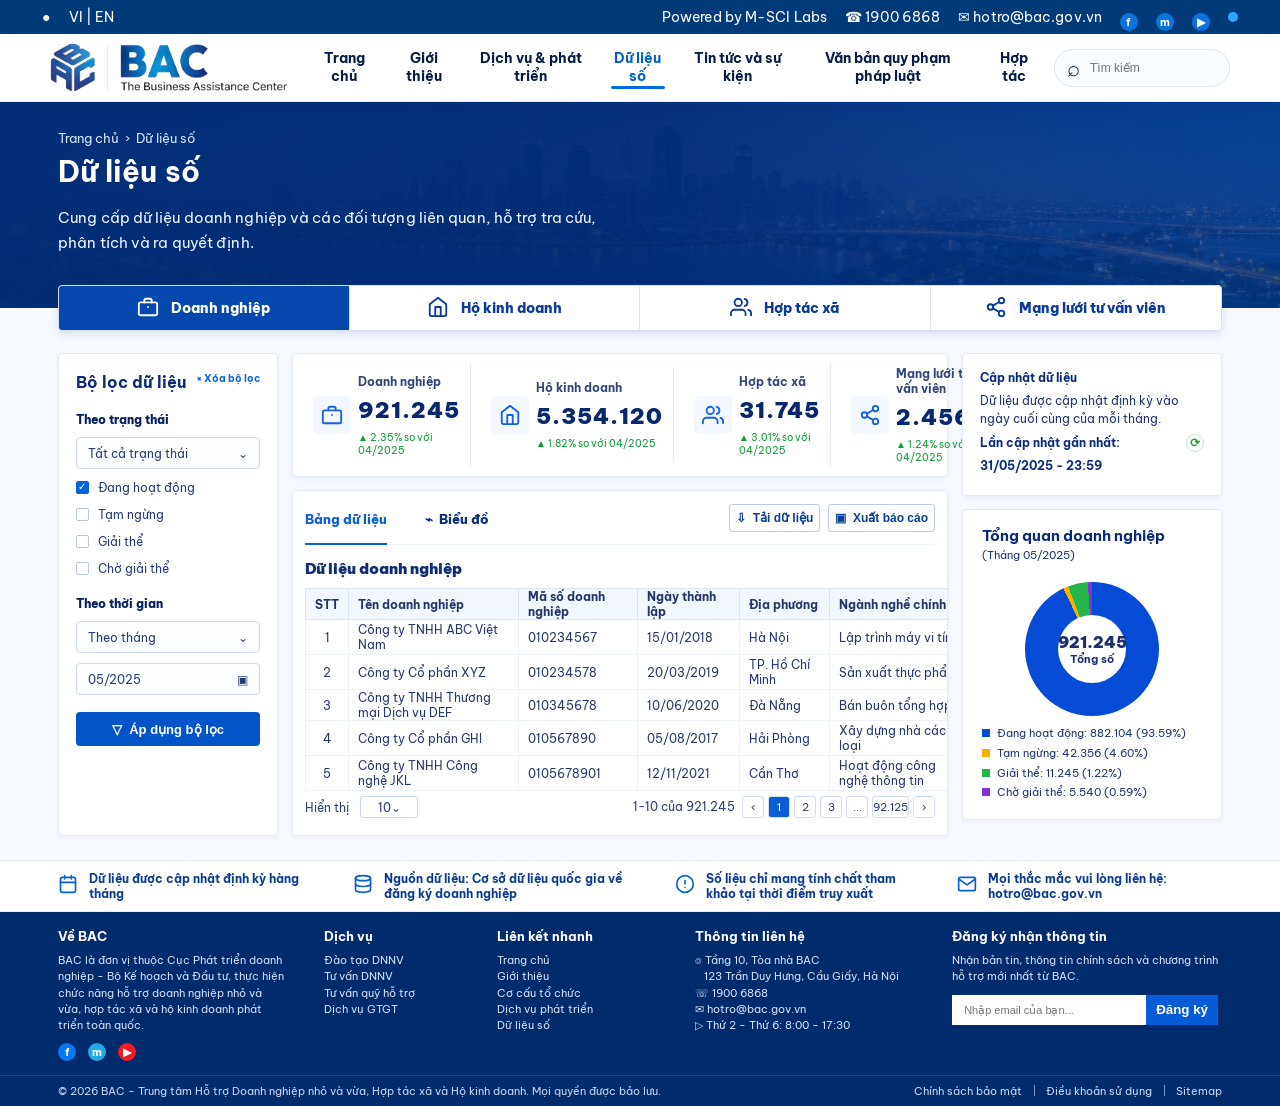
<file: pages/du-lieu-so.html>
﻿<!DOCTYPE html>
<html lang="vi">
<head>
<meta charset="UTF-8" />
<meta name="viewport" content="width=device-width, initial-scale=1.0" />
<title>BAC - Dữ liệu số</title>
<link rel="preconnect" href="https://fonts.googleapis.com">
<link rel="preconnect" href="https://fonts.gstatic.com" crossorigin>
<link href="https://fonts.googleapis.com/css2?family=Be+Vietnam+Pro:wght@400;500;600;700&display=swap" rel="stylesheet">
<style>
*{box-sizing:border-box}body{margin:0;background:#f3f7ff;font-family:"Be Vietnam Pro",Arial,sans-serif;color:#061f5d;font-size:14px}.page{width:100%;margin:0 auto;background:#fff;min-height:808px;overflow:hidden}.topbar{height:34px;background:#002b71;color:#fff;display:flex;align-items:center;justify-content:space-between;padding:0 42px;font-size:14px;font-weight:600}.topbar .right{display:flex;align-items:center;gap:18px}.soc{width:18px;height:18px;border-radius:50%;display:inline-flex;align-items:center;justify-content:center;color:#fff;font-size:11px;font-weight:bold}.fb{background:#0878ee}.ms{background:#28a7e7}.yt{background:#ef1b25}.nav{height:68px;background:#fff;display:flex;align-items:center;border-bottom:1px solid #dde7f8;box-shadow:0 3px 12px rgba(11,39,82,.08);padding:0 50px;gap:18px}.brand{flex:0 0 248px;width:260px;display:flex;align-items:center;color:inherit;text-decoration:none}.brand img{display:block;width:238px;height:auto}.menu{height:100%;flex:1;display:flex;align-items:center;justify-content:space-between;gap:24px;font-size:14px;font-weight:800;color:#082062}.menu a{min-height:68px;display:flex;align-items:center;border-bottom:3px solid transparent;padding-top:2px;white-space:normal;text-align:center;line-height:1.25;text-decoration:none;color:#071b47;position:relative}.menu a.active{color:#0b61df}.menu a.active:after{content:"";position:absolute;height:3px;background:#0a62df;border-radius:10px;left:0;right:0;bottom:13px}.search-box{flex:0 0 176px;height:38px;display:flex;align-items:center;gap:8px;padding:0 12px;border:1px solid #dce5f2;border-radius:20px;background:#f8fbff}.search-box span{color:#07265e;font-size:22px;line-height:1}.search-box input{min-width:0;width:100%;border:0;outline:0;background:transparent;color:#071b47;font-size:12px}.hero{min-height:206px;background:linear-gradient(90deg,rgba(0,45,118,.98) 0%,rgba(0,45,120,.94) 52%,rgba(0,61,145,.76) 100%),url('../assets/images/banner_city.jpg') center/cover no-repeat;position:relative;color:#fff;overflow:visible}.hero-content{position:relative;padding-left:58px;padding-top:28px}.crumb{font-size:13px;color:#d7e6ff;margin-bottom:8px}.hero h1{margin:0 0 14px;font-size:29px;line-height:1.26;letter-spacing:.2px}.hero p{width:540px;font-size:15px;line-height:1.68;margin:0;color:#eff6ff;letter-spacing:.1px}.tabs{position:absolute;left:58px;right:58px;bottom:-23px;height:46px;background:#fff;border:1px solid #d6e0f2;border-radius:4px;display:grid;grid-template-columns:repeat(4,1fr);z-index:5;box-shadow:0 3px 8px rgba(0,30,90,.12);overflow:hidden}.tab{display:flex;align-items:center;justify-content:center;gap:12px;font-weight:800;font-size:14px;color:#0b3a9b;border-right:1px solid #e0e8f5}.tab:last-child{border-right:0}.tab.active{background:#0648ad;color:#fff}.tab .ti{font-size:24px;line-height:1}.main{background:#f6f9ff;padding:45px 58px 24px}.dash{display:grid;grid-template-columns:220px minmax(0,1fr) 260px;gap:14px}.filter{background:#fff;border-radius:4px;border:1px solid #e3e9f5;padding:18px 17px;box-shadow:0 2px 5px rgba(0,25,80,.05)}h3{margin:0;color:#0b2b75;font-size:16px}.clear{float:right;font-size:10px;color:#0d63df}.label{font-size:12px;font-weight:800;margin-top:20px;margin-bottom:10px}.select,.datebox{height:32px;border:1px solid #ccd9ee;border-radius:4px;display:flex;align-items:center;justify-content:space-between;padding:0 11px;font-size:12px;color:#263d77;background:#fbfdff}.checks{display:flex;flex-direction:column;gap:12px;margin:11px 0 18px}.check{font-size:12px;color:#273d75;display:flex;align-items:center;gap:9px}.box{width:13px;height:13px;border:1px solid #b7c7e2;border-radius:2px;background:#fff;display:inline-block;position:relative}.check.active .box{background:#0b61d8;border-color:#0b61d8}.check.active .box:after{content:"✓";position:absolute;font-size:10px;left:1px;top:-2px;color:#fff}.apply{height:34px;background:#0454c9;color:#fff;border:0;border-radius:4px;width:100%;font-weight:800;font-size:13px;margin-top:17px}.center{display:flex;flex-direction:column;gap:13px;min-width:0}.stats{min-height:87px;background:#fff;border-radius:4px;border:1px solid #e5ebf7;box-shadow:0 2px 5px rgba(0,25,80,.05);display:grid;grid-template-columns:repeat(4,1fr);align-items:center}.stat{min-height:52px;border-right:1px solid #e5ebf7;display:grid;grid-template-columns:45px 1fr;align-items:center;padding:12px 10px 12px 20px}.stat:last-child{border-right:0}.statico{width:38px;height:38px;background:#f3f7ff;border-radius:5px;display:flex;align-items:center;justify-content:center;color:#1762dd;font-size:25px}.st-title{font-size:12px;color:#314578;margin-bottom:7px;font-weight:700}.st-num{font-size:22px;font-weight:900;letter-spacing:1px;color:#09276c}.up{font-size:10px;color:#0d9c37;margin-top:7px}.tablebox{background:#fff;border:1px solid #e3eaf6;border-radius:4px;box-shadow:0 2px 5px rgba(0,25,80,.05);padding:0 12px 12px;overflow:auto}.tabletop{height:54px;display:flex;align-items:center;justify-content:space-between;border-bottom:1px solid #edf2fb;gap:14px}.switch{display:flex;height:54px;align-items:end;gap:38px;font-size:13px;font-weight:800;color:#0b2d77}.switch div{height:34px}.switch .active{border-bottom:2px solid #0b60da;color:#0b60da}.actions{display:flex;gap:8px}.smallbtn{height:28px;min-width:80px;border:1px solid #bdcce8;background:#fff;border-radius:3px;color:#0b3d96;font-size:12px;font-weight:700}.data-title{font-weight:900;color:#102c72;margin:14px 0 10px;font-size:15px}table{width:100%;min-width:760px;border-collapse:collapse;font-size:12px;color:#25396d}th{height:31px;background:#f2f6fd;text-align:left;color:#22356a;border:1px solid #dce5f4;padding:0 9px}td{height:31px;border:1px solid #edf2f8;padding:0 9px}td:first-child,th:first-child{text-align:center;width:42px}.status{display:inline-block;font-size:10px;border-radius:2px;padding:4px 7px;font-weight:700}.greenS{background:#e3f5df;color:#218033}.orangeS{background:#fff1d7;color:#c07400}.pager{min-height:32px;display:flex;align-items:center;justify-content:space-between;gap:12px;color:#2b3f72;font-size:12px}.per{height:22px;width:58px;border:1px solid #c8d6ed;border-radius:3px;display:inline-flex;align-items:center;justify-content:center;margin-left:8px}.pages span{display:inline-flex;align-items:center;justify-content:center;height:22px;min-width:22px;border:1px solid #d3def0;border-radius:3px;margin-left:4px;font-size:11px}.pages .pactive{background:#0b5dd5;color:white}.side{display:flex;flex-direction:column;gap:13px}.update,.chartbox{background:#fff;border:1px solid #e3eaf6;border-radius:4px;box-shadow:0 2px 5px rgba(0,25,80,.05)}.update{min-height:87px;padding:15px 17px;font-size:12px;line-height:1.5;color:#22386e}.update b{display:block;color:#0b2d77;margin-bottom:5px}.refresh{float:right;width:18px;height:18px;border:1px solid #bfe7c5;border-radius:50%;color:#22a437;display:inline-flex;align-items:center;justify-content:center}.chartbox{padding:16px 19px}.chartbox h3{font-size:15px}.chartbox small{font-size:11px;color:#1e3770}.donut{width:134px;height:134px;border-radius:50%;margin:19px auto 8px;background:conic-gradient(#064bd6 0 93%,#f4b000 93% 94.2%,#25b64b 94.2% 99%,#8335d1 99% 100%);position:relative}.donut:after{content:"";position:absolute;inset:33px;background:white;border-radius:50%;box-shadow:inset 0 0 2px rgba(0,0,0,.08)}.donut-label{position:absolute;inset:0;display:flex;flex-direction:column;align-items:center;justify-content:center;z-index:2;font-weight:900;color:#1c2f70;font-size:16px}.donut-label span{font-size:11px;font-weight:700}.legend{font-size:11px;line-height:1.8;color:#1e3570}.lg{display:inline-block;width:8px;height:8px;margin-right:7px}.mini{min-height:49px;background:#fff;display:grid;grid-template-columns:1fr 1.1fr .95fr 1fr;align-items:center;border-top:1px solid #e8eef9;border-bottom:1px solid #e8eef9;padding:10px 58px;gap:30px}.miniitem{font-size:11px;color:#294174;display:flex;align-items:center;gap:11px}.miniitem b{font-size:12px;color:#0c3a91}.miniico{font-size:20px;color:#0a5fd7}.footer{background:#002b6c;color:#d9e7ff}.footer-top{display:grid;grid-template-columns:1.35fr .8fr .95fr 1.3fr 1.6fr;gap:38px;padding:16px 58px 14px}.footer h4{margin:0 0 8px;color:#fff;font-size:13px}.footer p,.footer li{font-size:10.5px;line-height:1.55;margin:0;color:#d2def3}.footer ul{list-style:none;padding:0;margin:0}.social{display:flex;gap:12px;margin-top:10px}.form{display:flex;margin-top:10px}.form input{width:194px;height:30px;border:0;padding:0 12px;font-size:11px}.form button{height:30px;width:72px;background:#075bd6;color:#fff;border:0;font-weight:800}.footer-bottom{min-height:31px;border-top:1px solid rgba(255,255,255,.12);display:flex;align-items:center;justify-content:space-between;padding:0 58px;font-size:10.5px;color:#c8d8f2}.footer-bottom .links{display:flex;gap:24px}.footer-bottom .links span+span{position:relative}.footer-bottom .links span+span:before{content:"";position:absolute;left:-12px;top:1px;width:1px;height:11px;background:#7b92be}@media(max-width:1100px){.dash{grid-template-columns:1fr}.stats{grid-template-columns:1fr 1fr}.mini{grid-template-columns:1fr 1fr}.footer-top{grid-template-columns:1fr 1fr}.menu{gap:16px;font-size:12px}.topbar,.nav{padding-left:28px;padding-right:28px}.hero-content{padding-left:36px}.tabs{left:36px;right:36px}.main{padding-left:24px;padding-right:24px}}@media(max-width:680px){.topbar{height:auto;min-height:34px;padding:8px 18px;gap:10px;flex-wrap:wrap}.topbar .right{gap:10px;flex-wrap:wrap}.nav{height:auto;min-height:68px;flex-wrap:wrap;padding:10px 18px}.brand{width:auto;flex:1}.brand img{width:190px}.menu{order:4;width:100%;display:grid;grid-template-columns:1fr;align-items:stretch}.menu a{min-height:0;padding:10px 0}.search-box{order:3;flex:1 1 100%}.hero{padding-bottom:190px}.hero p{width:auto}.tabs{height:auto;grid-template-columns:1fr;bottom:12px}.tab{min-height:42px}.stats,.mini,.footer-top{grid-template-columns:1fr}.pager,.tabletop,.footer-bottom{display:block;padding-top:10px;padding-bottom:10px}.actions,.footer-bottom .links{margin-top:8px;flex-wrap:wrap}}
</style>
<style>
/* ── Topbar đồng bộ index ── */
.topbar{background:#003a78;font-weight:normal;letter-spacing:.1px}
.topbar-left,.topbar-right{display:flex;gap:18px;align-items:center}
.dot{width:10px;height:10px;border-radius:50%;background:#2fa7ff;display:inline-block}
.topbar .social{display:inline-flex;width:18px;height:18px;border-radius:50%;align-items:center;justify-content:center;background:#0b73d9;color:#fff;font-size:11px;font-weight:700}
/* ── Navbar đồng bộ index ── */
.navbar{height:68px;background:#fff;display:flex;align-items:center;padding:0 50px;border-bottom:1px solid #e6edf7;box-shadow:0 3px 12px rgba(11,39,82,.08);position:relative;z-index:5;gap:18px}
.logo{flex:0 0 248px;display:flex;align-items:center;gap:12px;color:inherit;text-decoration:none}
.logo img{display:block;width:238px;height:auto}
.nav-toggle{display:none;border:0;background:transparent;color:#07265e;cursor:pointer;font-size:24px}
/* Override old .nav (vốn là outer header, nay là inner nav) */
.navbar .nav{flex:1;height:auto;background:transparent;border-bottom:none;box-shadow:none;padding:0;display:flex;align-items:center;justify-content:space-between;gap:24px;font-size:14px;font-weight:700}
.navbar .nav a{color:#071b47;min-height:68px;display:flex;align-items:center;text-decoration:none;position:relative;white-space:normal;text-align:center;line-height:1.25;border-bottom:none;padding-top:0}
.navbar .nav a.active{color:#005fc6}
.navbar .nav a.active:after{content:"";position:absolute;height:3px;background:#076be0;border-radius:10px;left:0;right:0;bottom:13px}
@media(max-width:1100px){
  .topbar,.navbar{padding-left:28px;padding-right:28px}
  .navbar .nav{gap:16px;font-size:12px}
}
@media(max-width:680px){
  .topbar{height:auto;min-height:34px;flex-wrap:wrap;padding:8px 18px;gap:10px}
  .navbar{height:auto;min-height:68px;flex-wrap:wrap;padding:10px 18px}
  .logo{flex:0 0 auto}
  .nav-toggle{display:block;margin-left:auto}
  .navbar .nav{order:4;width:100%;display:none;flex-direction:column;align-items:stretch;gap:0;border-top:1px solid #e6edf7}
  .navbar .nav.is-open{display:flex}
  .navbar .nav a{min-height:0;padding:12px 0}
  .search-box{order:3;flex:1 1 100%}
}
</style>
<script src="../js/main.js" defer></script>
</head>
<body>
<div class="page">
  <div class="topbar"><div class="topbar-left"><span>●</span><span>VI | EN</span></div><div class="topbar-right"><span>Powered by M-SCI Labs</span><span>☎ 1900 6868</span><span>✉ hotro@bac.gov.vn</span><span class="social">f</span><span class="social">m</span><span class="social">▶</span><span class="dot"></span></div></div>
  <header class="navbar"><a class="logo" href="../index.html" aria-label="BAC trang chủ"><img src="../assets/images/logo%201.png" alt="BAC - The Business Assistance Center" /></a><button class="nav-toggle" type="button" aria-label="Mở menu" aria-expanded="false">☰</button><nav class="nav" aria-label="Điều hướng chính"><a href="../index.html">Trang chủ</a><a href="gioi-thieu.html">Giới thiệu</a><a href="dich-vu-phat-trien.html">Dịch vụ & phát triển</a><a class="active" href="du-lieu-so.html">Dữ liệu số</a><a href="tin-tuc-su-kien.html">Tin tức và sự kiện</a><a href="van-ban-quy-pham-phap-luat.html">Văn bản quy phạm pháp luật</a><a href="hop-tac.html">Hợp tác</a></nav><form class="search-box" role="search"><span aria-hidden="true">⌕</span><input type="search" name="keyword" aria-label="Tìm kiếm" placeholder="Tìm kiếm" /></form></header>
  <section class="hero"><div class="hero-content"><div class="crumb">Trang chủ &nbsp;›&nbsp; Dữ liệu số</div><h1>Dữ liệu số</h1><p>Cung cấp dữ liệu doanh nghiệp và các đối tượng liên quan, hỗ trợ tra cứu, phân tích và ra quyết định.</p></div><div class="tabs"><div class="tab active"><span class="ti"><svg xmlns="http://www.w3.org/2000/svg" width="22" height="22" viewBox="0 0 24 24" fill="none" stroke="currentColor" stroke-width="2" stroke-linecap="round" stroke-linejoin="round"><rect x="2" y="7" width="20" height="14" rx="2"/><path d="M16 7V5a2 2 0 0 0-2-2h-4a2 2 0 0 0-2 2v2"/><line x1="12" y1="12" x2="12.01" y2="12"/></svg></span>Doanh nghiệp</div><div class="tab"><span class="ti"><svg xmlns="http://www.w3.org/2000/svg" width="22" height="22" viewBox="0 0 24 24" fill="none" stroke="currentColor" stroke-width="2" stroke-linecap="round" stroke-linejoin="round"><path d="m3 9 9-7 9 7v11a2 2 0 0 1-2 2H5a2 2 0 0 1-2-2z"/><polyline points="9 22 9 12 15 12 15 22"/></svg></span>Hộ kinh doanh</div><div class="tab"><span class="ti"><svg xmlns="http://www.w3.org/2000/svg" width="22" height="22" viewBox="0 0 24 24" fill="none" stroke="currentColor" stroke-width="2" stroke-linecap="round" stroke-linejoin="round"><path d="M17 21v-2a4 4 0 0 0-4-4H5a4 4 0 0 0-4 4v2"/><circle cx="9" cy="7" r="4"/><path d="M23 21v-2a4 4 0 0 0-3-3.87"/><path d="M16 3.13a4 4 0 0 1 0 7.75"/></svg></span>Hợp tác xã</div><div class="tab"><span class="ti"><svg xmlns="http://www.w3.org/2000/svg" width="22" height="22" viewBox="0 0 24 24" fill="none" stroke="currentColor" stroke-width="2" stroke-linecap="round" stroke-linejoin="round"><circle cx="18" cy="5" r="3"/><circle cx="6" cy="12" r="3"/><circle cx="18" cy="19" r="3"/><line x1="8.59" y1="13.51" x2="15.42" y2="17.49"/><line x1="15.41" y1="6.51" x2="8.59" y2="10.49"/></svg></span>Mạng lưới tư vấn viên</div></div></section>
  <main class="main"><div class="dash"><aside class="filter"><h3>Bộ lọc dữ liệu <span class="clear">× Xóa bộ lọc</span></h3><div class="label">Theo trạng thái</div><div class="select">Tất cả trạng thái <span>⌄</span></div><div class="checks"><div class="check active"><span class="box"></span>Đang hoạt động</div><div class="check"><span class="box"></span>Tạm ngừng</div><div class="check"><span class="box"></span>Giải thể</div><div class="check"><span class="box"></span>Chờ giải thể</div></div><div class="label">Theo thời gian</div><div class="select">Theo tháng <span>⌄</span></div><div class="datebox" style="margin-top:10px">05/2025 <span>▣</span></div><button class="apply">▽&nbsp; Áp dụng bộ lọc</button></aside>
    <section class="center"><div class="stats"><div class="stat"><div class="statico"><svg xmlns="http://www.w3.org/2000/svg" width="22" height="22" viewBox="0 0 24 24" fill="none" stroke="currentColor" stroke-width="2" stroke-linecap="round" stroke-linejoin="round"><rect x="2" y="7" width="20" height="14" rx="2"/><path d="M16 7V5a2 2 0 0 0-2-2h-4a2 2 0 0 0-2 2v2"/><line x1="12" y1="12" x2="12.01" y2="12"/></svg></div><div><div class="st-title">Doanh nghiệp</div><div class="st-num">921.245</div><div class="up">▲ 2.35% so với 04/2025</div></div></div><div class="stat"><div class="statico"><svg xmlns="http://www.w3.org/2000/svg" width="22" height="22" viewBox="0 0 24 24" fill="none" stroke="currentColor" stroke-width="2" stroke-linecap="round" stroke-linejoin="round"><path d="m3 9 9-7 9 7v11a2 2 0 0 1-2 2H5a2 2 0 0 1-2-2z"/><polyline points="9 22 9 12 15 12 15 22"/></svg></div><div><div class="st-title">Hộ kinh doanh</div><div class="st-num">5.354.120</div><div class="up">▲ 1.82% so với 04/2025</div></div></div><div class="stat"><div class="statico"><svg xmlns="http://www.w3.org/2000/svg" width="22" height="22" viewBox="0 0 24 24" fill="none" stroke="currentColor" stroke-width="2" stroke-linecap="round" stroke-linejoin="round"><path d="M17 21v-2a4 4 0 0 0-4-4H5a4 4 0 0 0-4 4v2"/><circle cx="9" cy="7" r="4"/><path d="M23 21v-2a4 4 0 0 0-3-3.87"/><path d="M16 3.13a4 4 0 0 1 0 7.75"/></svg></div><div><div class="st-title">Hợp tác xã</div><div class="st-num">31.745</div><div class="up">▲ 3.01% so với 04/2025</div></div></div><div class="stat"><div class="statico"><svg xmlns="http://www.w3.org/2000/svg" width="22" height="22" viewBox="0 0 24 24" fill="none" stroke="currentColor" stroke-width="2" stroke-linecap="round" stroke-linejoin="round"><circle cx="18" cy="5" r="3"/><circle cx="6" cy="12" r="3"/><circle cx="18" cy="19" r="3"/><line x1="8.59" y1="13.51" x2="15.42" y2="17.49"/><line x1="15.41" y1="6.51" x2="8.59" y2="10.49"/></svg></div><div><div class="st-title">Mạng lưới tư vấn viên</div><div class="st-num">2.456</div><div class="up">▲ 1.24% so với 04/2025</div></div></div></div>
    <div class="tablebox"><div class="tabletop"><div class="switch"><div class="active">Bảng dữ liệu</div><div>⌁&nbsp; Biểu đồ</div></div><div class="actions"><button class="smallbtn">⇩&nbsp; Tải dữ liệu</button><button class="smallbtn">▣&nbsp; Xuất báo cáo</button></div></div><div class="data-title">Dữ liệu doanh nghiệp</div><table><thead><tr><th>STT</th><th>Tên doanh nghiệp</th><th>Mã số doanh nghiệp</th><th>Ngày thành lập</th><th>Địa phương</th><th>Ngành nghề chính</th><th>Trạng thái</th></tr></thead><tbody><tr><td>1</td><td>Công ty TNHH ABC Việt Nam</td><td>010234567</td><td>15/01/2018</td><td>Hà Nội</td><td>Lập trình máy vi tính</td><td><span class="status greenS">Đang hoạt động</span></td></tr><tr><td>2</td><td>Công ty Cổ phần XYZ</td><td>010234578</td><td>20/03/2019</td><td>TP. Hồ Chí Minh</td><td>Sản xuất thực phẩm</td><td><span class="status greenS">Đang hoạt động</span></td></tr><tr><td>3</td><td>Công ty TNHH Thương mại Dịch vụ DEF</td><td>010345678</td><td>10/06/2020</td><td>Đà Nẵng</td><td>Bán buôn tổng hợp</td><td><span class="status orangeS">Tạm ngừng</span></td></tr><tr><td>4</td><td>Công ty Cổ phần GHI</td><td>010567890</td><td>05/08/2017</td><td>Hải Phòng</td><td>Xây dựng nhà các loại</td><td><span class="status greenS">Đang hoạt động</span></td></tr><tr><td>5</td><td>Công ty TNHH Công nghệ JKL</td><td>0105678901</td><td>12/11/2021</td><td>Cần Thơ</td><td>Hoạt động công nghệ thông tin</td><td><span class="status greenS">Đang hoạt động</span></td></tr></tbody></table><div class="pager"><div>Hiển thị <span class="per">10⌄</span></div><div>1-10 của 921.245 <span class="pages"><span>‹</span><span class="pactive">1</span><span>2</span><span>3</span><span>...</span><span>92.125</span><span>›</span></span></div></div></div></section>
    <aside class="side"><div class="update"><b>Cập nhật dữ liệu</b>Dữ liệu được cập nhật định kỳ vào ngày cuối cùng của mỗi tháng.<br><b style="margin-top:6px">Lần cập nhật gần nhất:<span class="refresh">⟳</span></b><b>31/05/2025 - 23:59</b></div><div class="chartbox"><h3>Tổng quan doanh nghiệp</h3><small>(Tháng 05/2025)</small><div class="donut"><div class="donut-label">921.245<span>Tổng số</span></div></div><div class="legend"><div><span class="lg" style="background:#064bd6"></span>Đang hoạt động: 882.104 (93.59%)</div><div><span class="lg" style="background:#f4b000"></span>Tạm ngừng: 42.356 (4.60%)</div><div><span class="lg" style="background:#25b64b"></span>Giải thể: 11.245 (1.22%)</div><div><span class="lg" style="background:#8335d1"></span>Chờ giải thể: 5.540 (0.59%)</div></div></div></aside></div></main>
  <div class="mini"><div class="miniitem"><span class="miniico"><svg xmlns="http://www.w3.org/2000/svg" width="20" height="20" viewBox="0 0 24 24" fill="none" stroke="currentColor" stroke-width="2" stroke-linecap="round" stroke-linejoin="round"><rect x="3" y="4" width="18" height="18" rx="2" ry="2"/><line x1="16" y1="2" x2="16" y2="6"/><line x1="8" y1="2" x2="8" y2="6"/><line x1="3" y1="10" x2="21" y2="10"/></svg></span><b>Dữ liệu được cập nhật định kỳ hàng tháng</b></div><div class="miniitem"><span class="miniico"><svg xmlns="http://www.w3.org/2000/svg" width="20" height="20" viewBox="0 0 24 24" fill="none" stroke="currentColor" stroke-width="2" stroke-linecap="round" stroke-linejoin="round"><ellipse cx="12" cy="5" rx="9" ry="3"/><path d="M21 12c0 1.66-4 3-9 3s-9-1.34-9-3"/><path d="M3 5v14c0 1.66 4 3 9 3s9-1.34 9-3V5"/></svg></span><b>Nguồn dữ liệu: Cơ sở dữ liệu quốc gia về đăng ký doanh nghiệp</b></div><div class="miniitem"><span class="miniico"><svg xmlns="http://www.w3.org/2000/svg" width="20" height="20" viewBox="0 0 24 24" fill="none" stroke="currentColor" stroke-width="2" stroke-linecap="round" stroke-linejoin="round"><circle cx="12" cy="12" r="10"/><line x1="12" y1="8" x2="12" y2="12"/><line x1="12" y1="16" x2="12.01" y2="16"/></svg></span><b>Số liệu chỉ mang tính chất tham khảo tại thời điểm truy xuất</b></div><div class="miniitem"><span class="miniico"><svg xmlns="http://www.w3.org/2000/svg" width="20" height="20" viewBox="0 0 24 24" fill="none" stroke="currentColor" stroke-width="2" stroke-linecap="round" stroke-linejoin="round"><path d="M4 4h16c1.1 0 2 .9 2 2v12c0 1.1-.9 2-2 2H4c-1.1 0-2-.9-2-2V6c0-1.1.9-2 2-2z"/><polyline points="22,6 12,13 2,6"/></svg></span><b>Mọi thắc mắc vui lòng liên hệ: hotro@bac.gov.vn</b></div></div>
  <footer class="footer"><div class="footer-top"><div><h4>Về BAC</h4><p>BAC là đơn vị thuộc Cục Phát triển doanh nghiệp - Bộ Kế hoạch và Đầu tư, thực hiện chức năng hỗ trợ doanh nghiệp nhỏ và vừa, hợp tác xã và hộ kinh doanh phát triển toàn quốc.</p><div class="social"><span class="soc fb">f</span><span class="soc ms">m</span><span class="soc yt">▶</span></div></div><div><h4>Dịch vụ</h4><ul><li>Đào tạo DNNV</li><li>Tư vấn DNNV</li><li>Tư vấn quỹ hỗ trợ</li><li>Dịch vụ GTGT</li></ul></div><div><h4>Liên kết nhanh</h4><ul><li>Trang chủ</li><li>Giới thiệu</li><li>Cơ cấu tổ chức</li><li>Dịch vụ phát triển</li><li>Dữ liệu số</li></ul></div><div><h4>Thông tin liên hệ</h4><p>⌾ Tầng 10, Tòa nhà BAC<br>&nbsp;&nbsp;&nbsp;123 Trần Duy Hưng, Cầu Giấy, Hà Nội<br>☏ 1900 6868<br>✉ hotro@bac.gov.vn<br>▷ Thứ 2 - Thứ 6: 8:00 - 17:30</p></div><div><h4>Đăng ký nhận thông tin</h4><p>Nhận bản tin, thông tin chính sách và chương trình hỗ trợ mới nhất từ BAC.</p><div class="form"><input placeholder="Nhập email của bạn..."><button>Đăng ký</button></div></div></div><div class="footer-bottom"><div>© 2026 BAC - Trung tâm Hỗ trợ Doanh nghiệp nhỏ và vừa, Hợp tác xã và Hộ kinh doanh. Mọi quyền được bảo lưu.</div><div class="links"><span>Chính sách bảo mật</span><span>Điều khoản sử dụng</span><span>Sitemap</span></div></div></footer>
</div>
</body>
</html>
</file>
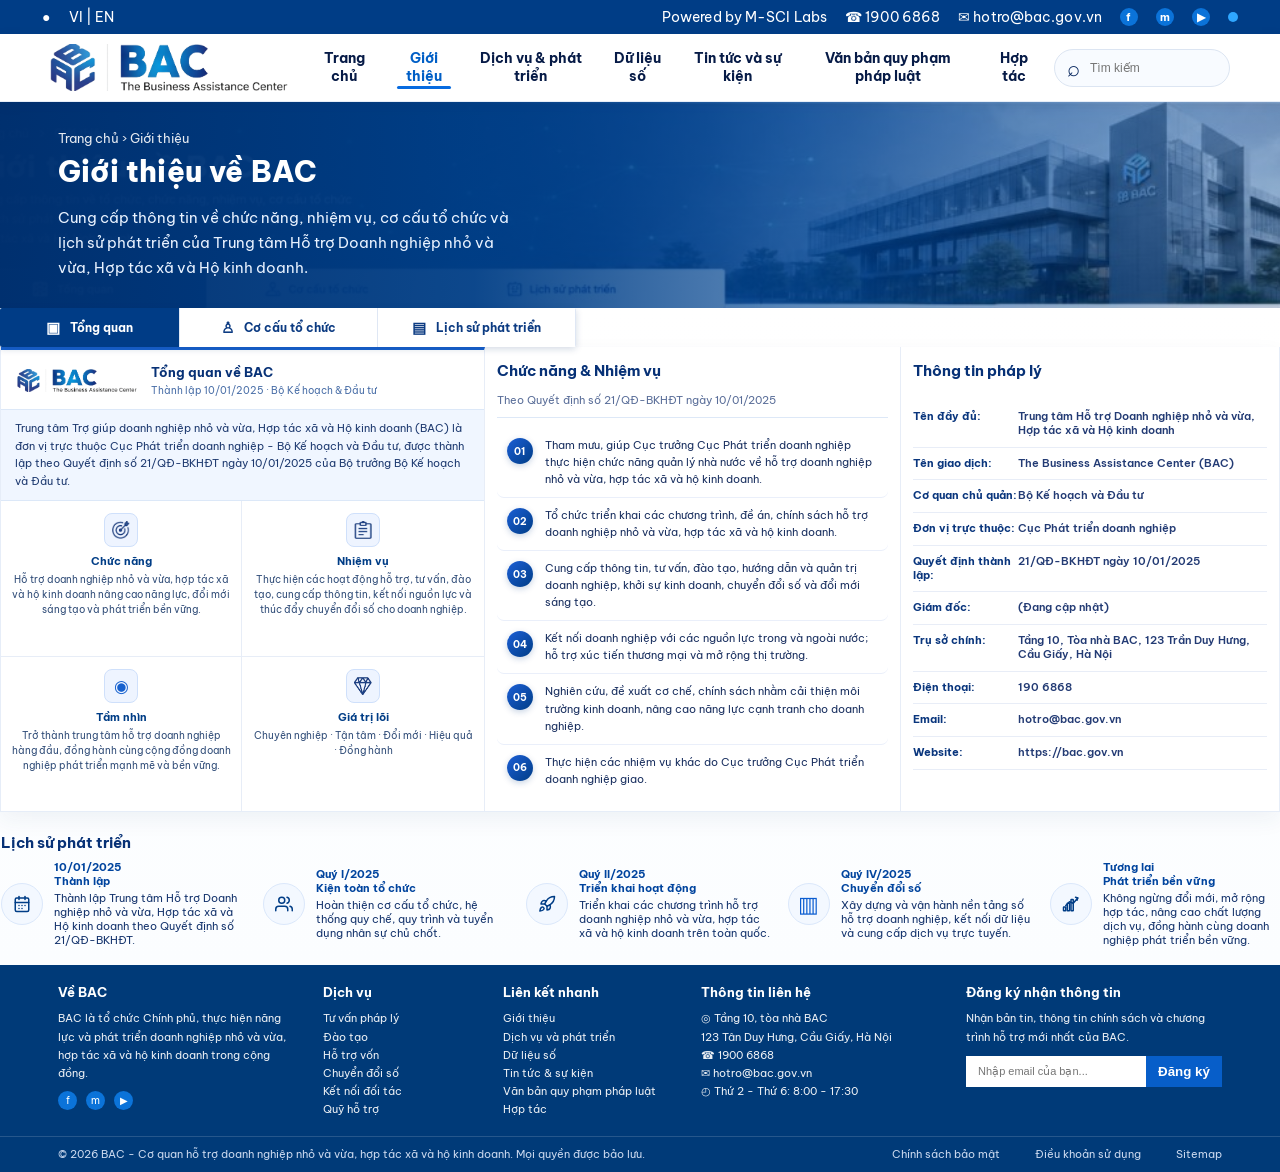
<file: pages/gioi-thieu.html>
﻿<!DOCTYPE html>
<html lang="vi">
<head>
  <meta charset="UTF-8" />
  <meta name="viewport" content="width=device-width, initial-scale=1.0" />
  <title>BAC - The Business Assistance Center</title>
  <link rel="preconnect" href="https://fonts.googleapis.com">
  <link rel="preconnect" href="https://fonts.gstatic.com" crossorigin>
  <link href="https://fonts.googleapis.com/css2?family=Be+Vietnam+Pro:wght@400;500;600;700&display=swap" rel="stylesheet">
  <style>
    :root {
      --blue:#003d86;
      --deep:#002f73;
      --navy:#002b68;
      --light:#f6f9ff;
      --text:#10275c;
      --muted:#6b7898;
      --line:#dfe7f4;
    }
    * { box-sizing:border-box; }
    html,body { margin:0; font-family: "Be Vietnam Pro", Arial, sans-serif; color:var(--text); background:#fff; font-size:14px; }
    .page { width:100%; min-height:100vh; background:#fff; }
    .container { width:100%; max-width:none; margin:0; }
    .topbar { height:34px; background:var(--blue); color:#fff; display:flex; align-items:center; justify-content:space-between; padding:0 42px; font-size:14px; letter-spacing:.1px; }
    .topbar-left, .topbar-right { display:flex; gap:18px; align-items:center; }
    .dot { width:10px; height:10px; border-radius:50%; background:#2fa7ff; display:inline-block; }
    .social { display:inline-flex; width:18px; height:18px; border-radius:50%; align-items:center; justify-content:center; background:#0b73d9; color:white; font-size:11px; font-weight:700; }
    .navbar { height:68px; background:#fff; display:flex; align-items:center; padding:0 50px; border-bottom:1px solid #e6edf7; box-shadow:0 3px 12px rgba(11,39,82,.08); position:relative; z-index:5; gap:18px; }
    .logo { flex:0 0 248px; width:260px; display:flex; align-items:center; gap:12px; color:inherit; text-decoration:none; }
    .logo img { display:block; width:238px; height:auto; }
    .nav { flex:1; display:flex; align-items:center; justify-content:space-between; gap:24px; min-width:0; font-size:14px; font-weight:700; }
    .nav a { color:#071b47; display:flex; align-items:center; min-height:68px; padding:0; position:relative; text-decoration:none; white-space:normal; text-align:center; line-height:1.25; }
    .nav a.active { color:#005fc6; }
    .nav a.active:after { content:""; position:absolute; height:3px; background:#076be0; border-radius:10px; left:0; right:0; bottom:13px; }
    .nav-toggle { display:none; border:0; background:transparent; color:#07265e; cursor:pointer; font-size:24px; }
    .search-box { flex:0 0 176px; height:38px; display:flex; align-items:center; gap:8px; padding:0 12px; border:1px solid #dce5f2; border-radius:20px; background:#f8fbff; }
    .search-box span { color:#07265e; font-size:22px; line-height:1; }
    .search-box input { min-width:0; width:100%; border:0; outline:0; background:transparent; color:#071b47; font-size:12px; }
    .hero { width:100%; min-height:206px; height:auto; color:#fff; background-image:linear-gradient(90deg, rgba(0,48,111,.99) 0%, rgba(0,62,134,.95) 37%, rgba(0,69,146,.62) 63%, rgba(0,46,105,.25) 100%), url([data-uri]); background-size:cover; background-position:center; }
    .hero .container { height:100%; padding-top:28px; padding-left:58px; }
    .crumb { font-size:13px; opacity:.9; margin-bottom:8px; }
    h1 { margin:0 0 14px; font-size:29px; font-weight:800; letter-spacing:.2px; line-height:1.26; color:#fff; }
    .hero p { margin:0; width:470px; font-size:15px; line-height:1.68; color:#e8f2ff; }
    .tabs-wrap { background:linear-gradient(#fff,#fbfdff); }
    .tabs { height:39px; display:grid; grid-template-columns:180px 1fr 1fr; margin-top:0; position:relative; z-index:4; width:576px; border-radius:2px; box-shadow:0 2px 7px rgba(11,48,105,.18); overflow:hidden; }
    .tab { display:flex; align-items:center; justify-content:center; gap:10px; background:#fff; font-size:12px; font-weight:700; color:#0c3b82; border-right:1px solid var(--line); text-decoration:none; }
    .tab.active { background:#003c86; color:#fff; }
    .tab .ico { font-size:15px; }
    .main-grid { display:grid; grid-template-columns:1.28fr 1.1fr 1fr; gap:0; border:1px solid #e6edf8; border-top:none; min-height:280px; box-shadow:0 8px 20px rgba(30,60,110,.06); }
    .card { background:#fff; padding:18px 12px 14px; border-right:1px solid #e7edf7; }
    .card:last-child { border-right:none; }
    .card h2 { font-size:15px; margin:0 0 21px; color:#073176; }
    .card.mission, .card.legal { padding-top:0; }
    .card.mission h2, .card.legal h2 { padding-top:14px; }
    .about-head { display:flex; gap:16px; align-items:center; margin-bottom:16px; }
    .big-logo { width:150px; flex-shrink:0; }
    .desc { font-size:11px; line-height:1.55; color:#20376e; }
    .feature-row { display:grid; grid-template-columns:85px 1fr; gap:14px; min-height:43px; border-top:1px solid #e7edf7; align-items:center; }
    .feature-row:first-of-type { border-top:none; }
    .feature-name { display:flex; align-items:center; gap:12px; font-size:11px; color:#0054bd; font-weight:700; }
    .feature-name span { font-size:18px; color:#2367cf; width:20px; text-align:center; }
    .feature-text { font-size:11px; line-height:1.5; color:#152d67; }
    .mission-list { margin-top:4px; display:flex; flex-direction:column; }
    .mission-item { display:flex; gap:12px; padding:9px 10px; border-radius:7px; align-items:flex-start; border-bottom:1px solid #eaeffa; transition:background .15s; }
    .mission-item:last-child { border-bottom:0; }
    .mission-item:hover { background:#f0f5ff; }
    .mission-num { flex:0 0 26px; width:26px; height:26px; border-radius:50%; background:linear-gradient(135deg,#1c5fd6,#003d86); color:#fff; font-size:10px; font-weight:700; display:flex; align-items:center; justify-content:center; margin-top:1px; box-shadow:0 2px 6px rgba(0,61,134,.22); }
    .mission-item p { margin:0; font-size:11px; line-height:1.55; color:#1a3060; }
    .legal table { width:100%; border-collapse:collapse; font-size:11px; }
    .legal td { padding:9px 0; border-bottom:1px solid #e8edf7; vertical-align:top; line-height:1.25; }
    .legal td:first-child { width:105px; color:#0a367d; font-weight:700; }
    .legal td:nth-child(2) { color:#233b74; font-weight:600; }
    .history { border-left:1px solid #e8edf7; border-right:1px solid #e8edf7; padding:14px 15px 18px; width:calc(100% + 30px); margin-left:-15px; box-sizing:border-box; }
    .history h2 { font-size:15px; margin:7px 0 8px; color:#073176; }
    .timeline { display:grid; grid-template-columns: .96fr .96fr .96fr .96fr .9fr; align-items:center; gap:18px; }
    .step { position:relative; min-height:60px; display:grid; grid-template-columns:45px 1fr; gap:8px; align-items:center; }
    .step:not(:last-child):after { display:none; }
    .circle { width:42px; height:42px; border-radius:50%; background:#f3f8ff; display:grid; place-items:center; color:#0a5cd0; font-size:22px; border:1px solid #dbe8fb; }
    .step b { display:block; font-size:11px; color:#00449e; margin-bottom:3px; }
    .step p { margin:0; font-size:10.5px; line-height:1.35; color:#15346d; }
    footer{height:auto;min-height:150px;background:#003a78;color:#fff;padding:19px 58px 18px;display:grid;grid-template-columns:1.25fr .8fr .9fr 1.25fr 1.35fr;gap:28px;margin-top:0;}
    .foot h2{font-size:13px;margin:0 0 9px;color:#fff;}
    .foot p,.foot li{font-size:11px;line-height:1.65;opacity:.92;list-style:none;margin:0;color:#fff;}
    .foot ul{margin:0;padding:0;list-style:none;}
    .foot-icons{display:flex;gap:9px;margin-top:9px;}
    .foot-icons span{width:19px;height:19px;border-radius:50%;background:#0b73d9;display:flex;align-items:center;justify-content:center;font-size:10px;color:#fff;}
    .subscribe-form{display:flex;margin-top:10px;}
    .subscribe-form label{flex:1;min-width:0;}
    .subscribe-form span{position:absolute;left:-9999px;}
    .subscribe-form input{height:31px;width:100%;border:0;padding:0 12px;font-size:11px;}
    .subscribe-form button{height:31px;flex:0 0 76px;background:#075ec9;color:#fff;border:0;font-weight:700;}
    .form-status{font-weight:700;color:#d7e8ff;}
    .copyright{height:auto;min-height:36px;background:#003a78;border-top:1px solid rgba(255,255,255,.15);color:#c9d8ee;font-size:11px;display:flex;align-items:center;padding:0 58px;gap:42px;line-height:1.4;}
    .copyright div{margin-left:auto;display:flex;gap:35px;}
    .copyright a{color:inherit;text-decoration:none;}
    /* Redesign: Tổng quan về BAC */
    .card.about{padding:0;overflow:hidden;display:flex;flex-direction:column;border-top:3px solid #1761ce;}
    .about-head-bar{padding:14px 16px 12px;display:flex;align-items:center;gap:14px;background:#fff;border-bottom:1px solid #dce8f8;}
    .about-head-bar .big-logo{width:120px;flex-shrink:0;}
    .about-head-bar h2{font-size:13px;margin:0 0 4px;color:#073176;}
    .about-badge{font-size:9.5px;color:#4a6fa8;display:block;}
    .about-desc-box{padding:10px 14px;font-size:11px;line-height:1.6;color:#1e3a70;background:#f0f6ff;border-bottom:1px solid #dce8f8;margin:0;}
    .about-feat-grid{display:grid;grid-template-columns:1fr 1fr;flex:1;}
    .about-feat-item{padding:12px 10px;border-right:1px solid #e7edf7;border-bottom:1px solid #e7edf7;display:flex;flex-direction:column;align-items:center;text-align:center;}
    .about-feat-item:nth-child(even){border-right:none;}
    .about-feat-item:nth-last-child(-n+2){border-bottom:none;}
    .about-feat-icon-box{width:34px;height:34px;background:#eef4ff;border-radius:8px;display:flex;align-items:center;justify-content:center;margin-bottom:7px;border:1px solid #cfe0fb;}
    .about-feat-icon-box img{width:18px;height:18px;}
    .about-feat-icon-box span{font-size:17px;color:#1761ce;}
    .about-feat-label{font-size:11px;font-weight:700;color:#003d86;margin-bottom:4px;}
    .about-feat-desc{font-size:10px;line-height:1.5;color:#334f7a;}
    @media (max-width:900px) {
      .container { width:100%; max-width:none; }
      .topbar { height:auto; min-height:34px; gap:10px; padding:8px 18px; flex-wrap:wrap; }
      .topbar-right { gap:10px; flex-wrap:wrap; }
      .navbar { height:auto; min-height:68px; padding:10px 18px; gap:12px; flex-wrap:wrap; }
      .logo { min-width:220px; flex:1; }
      .nav-toggle { display:block; margin-left:auto; }
      .nav { order:4; display:none; width:100%; align-items:stretch; gap:0; flex-direction:column; border-top:1px solid #e6edf7; font-size:13px; }
      .nav.is-open { display:flex; }
      .nav a { min-height:0; padding:12px 0; }
      .nav a.active:after { bottom:6px; }
      .search-box { order:3; flex:0 0 220px; }
      .main-grid { grid-template-columns:1fr; }
      .card { border-right:none; border-bottom:1px solid #e7edf7; }
      .tabs { width:100%; grid-template-columns:1fr 1fr 1fr; }
      .history { height:auto; padding-bottom:15px; }
      .timeline { grid-template-columns:1fr; }
      .step:after { display:none; }
      footer { grid-template-columns:1fr; padding:18px; }
      .copyright { padding:8px 18px; flex-wrap:wrap; }
      .copyright div { margin-left:0; flex-wrap:wrap; gap:16px; }
    }
    @media (max-width:560px) {
      .topbar-left, .topbar-right { width:100%; justify-content:center; text-align:center; }
      .logo { min-width:0; }
      .logo img { width:190px; }
      .search-box { order:5; flex:1 1 100%; width:100%; }
    }
  </style>
  <script src="../js/main.js" defer></script>
</head>
<body>
  <div class="page">
    <div class="topbar">
      <div class="topbar-left"><span>●</span><span>VI | EN</span></div>
      <div class="topbar-right">
        <span>Powered by M-SCI Labs</span><span>☎ 1900 6868</span><span>✉ hotro@bac.gov.vn</span>
        <span class="social">f</span><span class="social">m</span><span class="social">▶</span><span class="dot"></span>
      </div>
    </div>

    <header class="navbar">
      <a class="logo" href="../index.html" aria-label="BAC trang chủ">
        <img src="../assets/images/logo%201.png" alt="BAC - The Business Assistance Center" />
      </a>
      <button class="nav-toggle" type="button" aria-label="Mở menu" aria-expanded="false">☰</button>
      <nav class="nav" aria-label="Điều hướng chính">
        <a href="../index.html">Trang chủ</a><a class="active" href="#">Giới thiệu</a><a href="dich-vu-phat-trien.html">Dịch vụ & phát triển</a>
        <a href="du-lieu-so.html">Dữ liệu số</a><a href="tin-tuc-su-kien.html">Tin tức và sự kiện</a><a href="van-ban-quy-pham-phap-luat.html">Văn bản quy phạm pháp luật</a><a href="hop-tac.html">Hợp tác</a>
      </nav>
      <form class="search-box" role="search">
        <span aria-hidden="true">⌕</span>
        <input type="search" name="keyword" aria-label="Tìm kiếm" placeholder="Tìm kiếm" />
      </form>
    </header>
    <section class="hero">
      <div class="container">
        <div class="crumb">Trang chủ  ›  Giới thiệu</div>
        <h1>Giới thiệu về BAC</h1>
        <p>Cung cấp thông tin về chức năng, nhiệm vụ, cơ cấu tổ chức và lịch sử phát triển của Trung tâm Hỗ trợ Doanh nghiệp nhỏ và vừa, Hợp tác xã và Hộ kinh doanh.</p>
      </div>
    </section>
    <section class="tabs-wrap">
      <div class="container">
        <div class="tabs">
          <div class="tab active"><span class="ico">▣</span>Tổng quan</div>
          <a class="tab" href="co-cau-to-chuc.html"><span class="ico">♙</span>Cơ cấu tổ chức</a>
          <a class="tab" href="lich-su-phat-trien.html"><span class="ico">▤</span>Lịch sử phát triển</a>
        </div>
        <div class="main-grid">
          <div class="card about">
            <div class="about-head-bar">
              <img class="big-logo" src="../assets/images/logo 1.png" alt="BAC" />
              <div>
                <h2>Tổng quan về BAC</h2>
                <span class="about-badge">Thành lập 10/01/2025 · Bộ Kế hoạch &amp; Đầu tư</span>
              </div>
            </div>
            <p class="about-desc-box">Trung tâm Trợ giúp doanh nghiệp nhỏ và vừa, Hợp tác xã và Hộ kinh doanh (BAC) là đơn vị trực thuộc Cục Phát triển doanh nghiệp - Bộ Kế hoạch và Đầu tư, được thành lập theo Quyết định số 21/QĐ-BKHĐT ngày 10/01/2025 của Bộ trưởng Bộ Kế hoạch và Đầu tư.</p>
            <div class="about-feat-grid">
              <div class="about-feat-item">
                <div class="about-feat-icon-box"><img src="../assets/icons/icon_chuc_nang.png" alt="" /></div>
                <div class="about-feat-label">Chức năng</div>
                <div class="about-feat-desc">Hỗ trợ doanh nghiệp nhỏ và vừa, hợp tác xã và hộ kinh doanh nâng cao năng lực, đổi mới sáng tạo và phát triển bền vững.</div>
              </div>
              <div class="about-feat-item">
                <div class="about-feat-icon-box"><img src="../assets/icons/icon_nhiem_vu.png" alt="" /></div>
                <div class="about-feat-label">Nhiệm vụ</div>
                <div class="about-feat-desc">Thực hiện các hoạt động hỗ trợ, tư vấn, đào tạo, cung cấp thông tin, kết nối nguồn lực và thúc đẩy chuyển đổi số cho doanh nghiệp.</div>
              </div>
              <div class="about-feat-item">
                <div class="about-feat-icon-box"><span>◉</span></div>
                <div class="about-feat-label">Tầm nhìn</div>
                <div class="about-feat-desc">Trở thành trung tâm hỗ trợ doanh nghiệp hàng đầu, đồng hành cùng cộng đồng doanh nghiệp phát triển mạnh mẽ và bền vững.</div>
              </div>
              <div class="about-feat-item">
                <div class="about-feat-icon-box"><img src="../assets/icons/icon_gia_tri_cot_loi.png" alt="" /></div>
                <div class="about-feat-label">Giá trị lõi</div>
                <div class="about-feat-desc">Chuyên nghiệp · Tận tâm · Đổi mới · Hiệu quả · Đồng hành</div>
              </div>
            </div>
          </div><div class="card mission">
            <h2>Chức năng &amp; Nhiệm vụ</h2><p style="font-size:10.5px;color:#5a6e99;margin:-8px 0 10px;padding-bottom:10px;border-bottom:1px solid #dde8f7;">Theo Quyết định số 21/QĐ-BKHĐT ngày 10/01/2025</p>
            <div class="mission-list">
              <div class="mission-item"><div class="mission-num">01</div><p>Tham mưu, giúp Cục trưởng Cục Phát triển doanh nghiệp thực hiện chức năng quản lý nhà nước về hỗ trợ doanh nghiệp nhỏ và vừa, hợp tác xã và hộ kinh doanh.</p></div>
              <div class="mission-item"><div class="mission-num">02</div><p>Tổ chức triển khai các chương trình, đề án, chính sách hỗ trợ doanh nghiệp nhỏ và vừa, hợp tác xã và hộ kinh doanh.</p></div>
              <div class="mission-item"><div class="mission-num">03</div><p>Cung cấp thông tin, tư vấn, đào tạo, hướng dẫn và quản trị doanh nghiệp, khởi sự kinh doanh, chuyển đổi số và đổi mới sáng tạo.</p></div>
              <div class="mission-item"><div class="mission-num">04</div><p>Kết nối doanh nghiệp với các nguồn lực trong và ngoài nước; hỗ trợ xúc tiến thương mại và mở rộng thị trường.</p></div>
              <div class="mission-item"><div class="mission-num">05</div><p>Nghiên cứu, đề xuất cơ chế, chính sách nhằm cải thiện môi trường kinh doanh, nâng cao năng lực cạnh tranh cho doanh nghiệp.</p></div>
              <div class="mission-item"><div class="mission-num">06</div><p>Thực hiện các nhiệm vụ khác do Cục trưởng Cục Phát triển doanh nghiệp giao.</p></div>
            </div>
          </div>
          <div class="card legal">
            <h2>Thông tin pháp lý</h2>
            <table>
              <tr><td>Tên đầy đủ:</td><td>Trung tâm Hỗ trợ Doanh nghiệp nhỏ và vừa, Hợp tác xã và Hộ kinh doanh</td></tr>
              <tr><td>Tên giao dịch:</td><td>The Business Assistance Center (BAC)</td></tr>
              <tr><td>Cơ quan chủ quản:</td><td>Bộ Kế hoạch và Đầu tư</td></tr>
              <tr><td>Đơn vị trực thuộc:</td><td>Cục Phát triển doanh nghiệp</td></tr>
              <tr><td>Quyết định thành lập:</td><td>21/QĐ-BKHĐT ngày 10/01/2025</td></tr>
              <tr><td>Giám đốc:</td><td>(Đang cập nhật)</td></tr>
              <tr><td>Trụ sở chính:</td><td>Tầng 10, Tòa nhà BAC, 123 Trần Duy Hưng, Cầu Giấy, Hà Nội</td></tr>
              <tr><td>Điện thoại:</td><td>190 6868</td></tr>
              <tr><td>Email:</td><td>hotro@bac.gov.vn</td></tr>
              <tr><td>Website:</td><td>https://bac.gov.vn</td></tr>
            </table>
          </div>
        </div>
        <div class="history">
          <h2>Lịch sử phát triển</h2>
          <div class="timeline">
            <div class="step"><div class="circle"><svg xmlns="http://www.w3.org/2000/svg" width="18" height="18" viewBox="0 0 24 24" fill="none" stroke="#003d86" stroke-width="2" stroke-linecap="round" stroke-linejoin="round" style="vertical-align:middle"><rect x="3" y="4" width="18" height="18" rx="2"/><line x1="16" y1="2" x2="16" y2="6"/><line x1="8" y1="2" x2="8" y2="6"/><line x1="3" y1="10" x2="21" y2="10"/><line x1="8" y1="14" x2="8" y2="14"/><line x1="12" y1="14" x2="12" y2="14"/><line x1="16" y1="14" x2="16" y2="14"/><line x1="8" y1="18" x2="8" y2="18"/><line x1="12" y1="18" x2="12" y2="18"/></svg></div><div><b>10/01/2025<br>Thành lập</b><p>Thành lập Trung tâm Hỗ trợ Doanh nghiệp nhỏ và vừa, Hợp tác xã và Hộ kinh doanh theo Quyết định số 21/QĐ-BKHĐT.</p></div></div>
            <div class="step"><div class="circle"><svg xmlns="http://www.w3.org/2000/svg" width="18" height="18" viewBox="0 0 24 24" fill="none" stroke="#003d86" stroke-width="2" stroke-linecap="round" stroke-linejoin="round" style="vertical-align:middle"><path d="M17 21v-2a4 4 0 0 0-4-4H5a4 4 0 0 0-4 4v2"/><circle cx="9" cy="7" r="4"/><path d="M23 21v-2a4 4 0 0 0-3-3.87"/><path d="M16 3.13a4 4 0 0 1 0 7.75"/></svg></div><div><b>Quý I/2025<br>Kiện toàn tổ chức</b><p>Hoàn thiện cơ cấu tổ chức, hệ thống quy chế, quy trình và tuyển dụng nhân sự chủ chốt.</p></div></div>
            <div class="step"><div class="circle"><svg xmlns="http://www.w3.org/2000/svg" width="18" height="18" viewBox="0 0 24 24" fill="none" stroke="#003d86" stroke-width="2" stroke-linecap="round" stroke-linejoin="round" style="vertical-align:middle"><path d="M4.5 16.5c-1.5 1.26-2 5-2 5s3.74-.5 5-2c.71-.84.7-2.13-.09-2.91a2.18 2.18 0 0 0-2.91-.09z"/><path d="m12 15-3-3a22 22 0 0 1 2-3.95A12.88 12.88 0 0 1 22 2c0 2.72-.78 7.5-6 11a22.35 22.35 0 0 1-4 2z"/><path d="M9 12H4s.55-3.03 2-4c1.62-1.08 5 0 5 0"/><path d="M12 15v5s3.03-.55 4-2c1.08-1.62 0-5 0-5"/></svg></div><div><b>Quý II/2025<br>Triển khai hoạt động</b><p>Triển khai các chương trình hỗ trợ doanh nghiệp nhỏ và vừa, hợp tác xã và hộ kinh doanh trên toàn quốc.</p></div></div>
            <div class="step"><div class="circle">▥</div><div><b>Quý IV/2025<br>Chuyển đổi số</b><p>Xây dựng và vận hành nền tảng số hỗ trợ doanh nghiệp, kết nối dữ liệu và cung cấp dịch vụ trực tuyến.</p></div></div>
            <div class="step"><div class="circle"><svg xmlns="http://www.w3.org/2000/svg" width="18" height="18" viewBox="0 0 24 24" fill="none" stroke="#003d86" stroke-width="2" stroke-linecap="round" stroke-linejoin="round" style="vertical-align:middle"><rect x="2" y="16" width="3" height="5" rx="0.5"/><rect x="7" y="11" width="3" height="10" rx="0.5"/><rect x="12" y="6" width="3" height="15" rx="0.5"/><polyline points="5,14 10,9 15,11 21,4"/><polyline points="18,3 21,4 20,7"/></svg></div><div><b>Tương lai<br>Phát triển bền vững</b><p>Không ngừng đổi mới, mở rộng hợp tác, nâng cao chất lượng dịch vụ, đồng hành cùng doanh nghiệp phát triển bền vững.</p></div></div>
          </div>
        </div>
      </div>
    </section>
    <footer>
      <section class="foot"><h2>Về BAC</h2><p>BAC là tổ chức Chính phủ, thực hiện năng lực và phát triển doanh nghiệp nhỏ và vừa, hợp tác xã và hộ kinh doanh trong cộng đồng.</p><div class="foot-icons"><span>f</span><span>m</span><span>▶</span></div></section>
      <section class="foot"><h2>Dịch vụ</h2><ul><li>Tư vấn pháp lý</li><li>Đào tạo</li><li>Hỗ trợ vốn</li><li>Chuyển đổi số</li><li>Kết nối đối tác</li><li>Quỹ hỗ trợ</li></ul></section>
      <section class="foot"><h2>Liên kết nhanh</h2><ul><li>Giới thiệu</li><li>Dịch vụ và phát triển</li><li>Dữ liệu số</li><li>Tin tức & sự kiện</li><li>Văn bản quy phạm pháp luật</li><li>Hợp tác</li></ul></section>
      <section class="foot"><h2>Thông tin liên hệ</h2><p>◎ Tầng 10, tòa nhà BAC<br />123 Tân Duy Hưng, Cầu Giấy, Hà Nội<br />☎ 1900 6868<br />✉ hotro@bac.gov.vn<br />◴ Thứ 2 - Thứ 6: 8:00 - 17:30</p></section>
      <section class="foot" id="contact"><h2>Đăng ký nhận thông tin</h2><p>Nhận bản tin, thông tin chính sách và chương trình hỗ trợ mới nhất của BAC.</p><form class="subscribe-form" novalidate><label><span>Email</span><input type="email" name="email" placeholder="Nhập email của bạn..." /></label><button type="submit">Đăng ký</button></form><p class="form-status" role="status"></p></section>
    </footer>
    <div class="copyright"><span>© 2026 BAC - Cơ quan hỗ trợ doanh nghiệp nhỏ và vừa, hợp tác xã và hộ kinh doanh. Mọi quyền được bảo lưu.</span><div><a href="#">Chính sách bảo mật</a><a href="#">Điều khoản sử dụng</a><a href="#">Sitemap</a></div></div>
  </div>
</body>
</html>
</file>
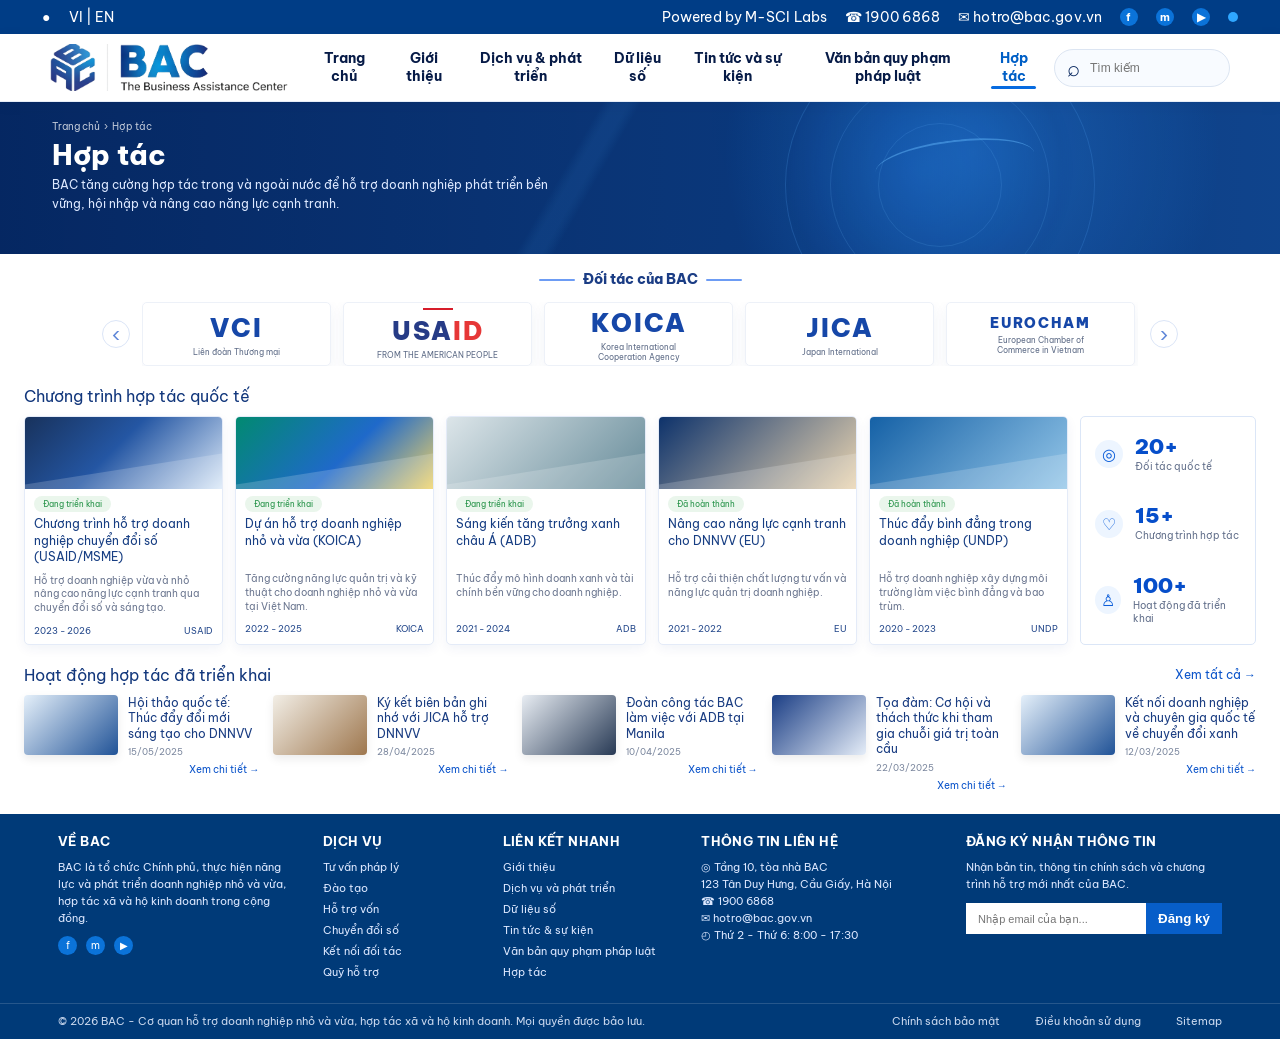
<file: pages/hop-tac.html>
﻿<!DOCTYPE html>
<html lang="vi">
<head>
  <meta charset="UTF-8" />
  <meta name="viewport" content="width=device-width, initial-scale=1.0" />
  <title>BAC - Hợp tác</title>
  <link rel="preconnect" href="https://fonts.googleapis.com">
  <link rel="preconnect" href="https://fonts.gstatic.com" crossorigin>
  <link href="https://fonts.googleapis.com/css2?family=Be+Vietnam+Pro:wght@400;500;600;700&display=swap" rel="stylesheet">
  <style>
    :root{
      --blue:#073587;
      --dark-blue:#002d78;
      --deep:#002566;
      --primary:#0a4cc5;
      --text:#133067;
      --muted:#6c7b9a;
      --line:#e9eef8;
      --bg:#f6f8fd;
      --white:#fff;
    }
    *{box-sizing:border-box}
    body{margin:0;font-family:"Be Vietnam Pro",Arial,sans-serif;color:var(--text);background:#fff;font-size:14px}
    a{text-decoration:none;color:inherit}
    .topbar{height:26px;background:#062d78;color:#fff;font-size:11px}
    .container{max-width:1120px;margin:0 auto;padding:0 22px}
    .topbar .container{height:26px;display:flex;align-items:center;justify-content:space-between}
    .lang{font-weight:600;letter-spacing:.2px}.top-links{display:flex;gap:18px;align-items:center;opacity:.95}.social{display:inline-flex;gap:9px}.dot{width:16px;height:16px;border-radius:50%;display:inline-grid;place-items:center;color:#fff;font-size:10px;font-weight:700}.fb{background:#1976ff}.mail{background:#06a9e6}.yt{background:#eb1b24}
    .navbar{height:58px;background:#fff;border-bottom:1px solid #edf1f8;box-shadow:0 1px 4px rgba(7,40,110,.05)}
    .navbar .container{height:58px;display:flex;align-items:center;justify-content:space-between;gap:28px}.brand{display:flex;align-items:center;gap:14px;min-width:230px}.brand-mark{width:36px;height:36px;display:grid;place-items:center}.brand svg{display:block}.brand-name{font-size:31px;line-height:.86;font-weight:800;letter-spacing:1.5px;color:#0b56c7}.brand-sub{font-size:8px;color:#24406f;letter-spacing:.25px;margin-top:4px}.nav{display:flex;align-items:center;gap:36px;font-size:13px;font-weight:700;color:#132c6a;white-space:nowrap}.nav a{position:relative;padding:22px 0 20px}.nav a.active{color:#0a54ca}.nav a.active:after{content:"";position:absolute;left:0;right:0;bottom:0;margin:auto;width:38px;height:3px;border-radius:3px;background:#0a54ca}.search{font-size:23px;color:#17316f;line-height:1}
    .hero{height:152px;background:linear-gradient(90deg,rgba(0,35,95,.98),rgba(0,56,133,.94)),radial-gradient(circle at 72% 10%,rgba(50,150,255,.45),transparent 31%);position:relative;overflow:hidden;color:#fff}.hero:after{content:"";position:absolute;inset:0;background:radial-gradient(circle at 76% 33%,rgba(54,154,255,.38),transparent 26%),linear-gradient(120deg,transparent 0 44%,rgba(70,170,255,.10) 45% 46%,transparent 47% 100%);opacity:.9}.hero .container{position:relative;z-index:2;padding-top:18px;transform:translateX(-50px)}.breadcrumb{font-size:10px;opacity:.74;margin-bottom:8px}.hero h1{margin:0 0 7px;font-size:28px;line-height:1;font-weight:800;letter-spacing:.2px}.hero p{margin:0;max-width:510px;font-size:12px;line-height:1.55;color:#dce8ff}.globe{position:absolute;right:185px;top:-72px;width:310px;height:310px;border-radius:50%;border:1px solid rgba(95,178,255,.23);background:radial-gradient(circle at 45% 45%,rgba(37,139,255,.23),rgba(0,23,87,.05) 58%,transparent 62%);opacity:.85}.globe:before,.globe:after{content:"";position:absolute;inset:44px;border:1px solid rgba(118,192,255,.18);border-radius:50%}.globe:after{inset:92px}.handshake{position:absolute;right:245px;top:38px;width:160px;height:46px;border-radius:50%;border-top:2px solid rgba(120,200,255,.45);transform:rotate(-7deg)}
    .section{background:#fff}.partners{padding:16px 0 20px}.section-title{text-align:center;font-weight:800;color:#1b3d85;margin:0 0 14px;font-size:14px;position:relative}.section-title:before,.section-title:after{content:"";display:inline-block;width:36px;height:2px;background:#6d9cf4;vertical-align:middle;margin:0 8px;border-radius:2px}.partner-row{display:flex;align-items:center;gap:12px;}.partner-overflow{flex:1;overflow:hidden;}.partner-track{display:flex;gap:12px;transition:transform .45s ease;}.partner-card{flex-shrink:0;min-width:0;}.arrow{width:28px;height:28px;border:1px solid #dbe5f7;border-radius:50%;display:grid;place-items:center;color:#5f87d8;background:#fff;font-size:20px}.partner-card{height:64px;border:1px solid #edf1f8;border-radius:5px;background:#fff;box-shadow:0 5px 14px rgba(25,65,140,.06);display:flex;align-items:center;justify-content:center;flex-direction:column;gap:3px}.logo-big{font-size:25px;font-weight:900;letter-spacing:2px;color:#1647a8}.logo-big.red{color:#263b86}.logo-big span{color:#e63737}.logo-small{font-size:8px;color:#5d6b86;text-align:center}.logo-line{width:30px;height:2px;background:#d71d2b;margin-bottom:2px}.main{padding:0 0 22px;background:#fff}.main .container{padding-left:24px;padding-right:24px;max-width:none;}.block-head{display:flex;align-items:center;justify-content:space-between;margin-bottom:10px}.block-title{font-size:16px;font-weight:400;color:#12377c;margin:0}.view-all{color:#0b54ca;font-size:12px;font-weight:400}.program-grid{display:grid;grid-template-columns:repeat(5,1fr) 176px;gap:12px}.news-card{border:1px solid #e4ebf8;border-radius:5px;background:#fff;overflow:hidden;box-shadow:0 4px 12px rgba(12,56,134,.06)}.thumb{height:72px;background:linear-gradient(135deg,#244b90,#86b2e8);position:relative;overflow:hidden}.thumb:after{content:"";position:absolute;inset:auto -10px -18px -10px;height:38px;background:rgba(255,255,255,.18);transform:skewY(-9deg)}.thumb.hand{background:linear-gradient(135deg,#18325c,#2456a3 45%,#dbe9f8)}.thumb.map{background:linear-gradient(135deg,#018a70,#1f69ca 55%,#f0d367)}.thumb.city{background:linear-gradient(135deg,#dce5e9,#668b99)}.thumb.meet{background:linear-gradient(135deg,#0d326b,#ead5b1)}.thumb.un{background:linear-gradient(135deg,#1561a6,#94c6e8)}.status{display:inline-block;margin:7px 9px 0;padding:3px 9px;border-radius:10px;background:#eaf6ec;color:#239146;font-size:8px;font-weight:400}.card-body{padding:4px 9px 8px}.card-title{margin:0 0 8px;font-weight:400;font-size:12px;line-height:1.38;color:#173e83;min-height:48px}.card-desc{margin:0 0 9px;font-size:9.5px;color:#6d7891;line-height:1.45;min-height:42px}.meta{display:flex;justify-content:space-between;color:#24488b;font-size:8.5px;font-weight:400}.stat-box{border:1px solid #dbe6f7;border-radius:5px;background:#fff;padding:10px 14px;display:grid;gap:15px}.stat{display:flex;gap:12px;align-items:center}.icon{width:28px;height:28px;border-radius:50%;display:grid;place-items:center;background:#edf5ff;color:#0c5eda;font-size:16px}.num{font-size:21px;color:#064eca;font-weight:900;line-height:1}.label{font-size:10px;color:#64718c;font-weight:400;margin-top:3px}.activity{margin-top:20px}.activity-grid{display:grid;grid-template-columns:repeat(5,1fr);gap:14px}.mini-card{display:grid;grid-template-columns:94px 1fr;gap:10px;align-items:start}.mini-img{height:60px;border-radius:4px;background:linear-gradient(135deg,#e5f0fa,#215397);box-shadow:0 4px 10px rgba(0,0,0,.08)}.mini-img.sign{background:linear-gradient(135deg,#f2eee6,#9e774e)}.mini-img.group{background:linear-gradient(135deg,#e8edf3,#283a55)}.mini-img.stage{background:linear-gradient(135deg,#1b3e85,#e5edf8)}.mini-title{font-size:12px;line-height:1.3;font-weight:400;color:#1a3d82;margin-bottom:5px}.mini-date{font-size:8.5px;color:#7b879e;margin-bottom:6px}.mini-more{font-size:10px;color:#0b54ca;font-weight:400;text-align:right}.footer{background:#002d78;color:#fff;padding:20px 0 25px}.footer-grid{display:grid;grid-template-columns:1.45fr 1fr 1.15fr 1.35fr 1.6fr;gap:36px}.footer h4{margin:0 0 12px;font-size:12px;text-transform:uppercase;letter-spacing:.3px}.footer p,.footer a{font-size:10px;line-height:1.65;color:#dce7ff;margin:0}.footer ul{list-style:none;padding:0;margin:0}.footer li{margin-bottom:4px}.newsletter{display:flex;margin-top:10px;height:34px}.newsletter input{flex:1;border:0;padding:0 12px;font-size:11px;outline:0}.newsletter button{width:72px;background:#0b62e5;color:#fff;border:0;font-size:11px;font-weight:800}.footer-social{margin-top:14px;display:flex;gap:10px}
    @media(max-width:900px){.nav{display:none}.brand{min-width:auto}.program-grid{grid-template-columns:repeat(2,1fr)}.program-grid .stat-box{grid-column:span 2}.activity-grid{grid-template-columns:1fr 1fr}.footer-grid{grid-template-columns:1fr 1fr}}
    @media(max-width:560px){.top-links{display:none}.hero h1{font-size:24px}.program-grid,.activity-grid,.footer-grid{grid-template-columns:1fr}.program-grid .stat-box{grid-column:auto}.mini-card{grid-template-columns:110px 1fr}.container{padding:0 14px}.hero .container{transform:none}}
  
    /* Shared site shell: synced with the existing BAC pages */
    body{font-family:"Be Vietnam Pro",Arial,sans-serif;}
    .topbar{height:34px;background:#003d86;color:#fff;display:flex;align-items:center;justify-content:space-between;padding:0 42px;font-size:14px;letter-spacing:.1px;}
    .topbar-left,.topbar-right{display:flex;gap:18px;align-items:center;}
    .topbar .dot{width:10px;height:10px;border-radius:50%;background:#2fa7ff;display:inline-block;}
    .topbar .social{display:inline-flex;width:18px;height:18px;border-radius:50%;align-items:center;justify-content:center;background:#0b73d9;color:#fff;font-size:11px;font-weight:700;}
    .navbar{height:68px;background:#fff;display:flex;align-items:center;padding:0 50px;border-bottom:1px solid #e6edf7;box-shadow:0 3px 12px rgba(11,39,82,.08);position:relative;z-index:5;gap:18px;}
    .logo{flex:0 0 248px;width:260px;display:flex;align-items:center;gap:12px;color:inherit;text-decoration:none;}
    .logo img{display:block;width:238px;height:auto;}
    .navbar .nav{flex:1;display:flex;align-items:center;justify-content:space-between;gap:24px;min-width:0;font-size:14px;font-weight:700;color:#071b47;white-space:normal;}
    .navbar .nav a{color:#071b47;display:flex;align-items:center;min-height:68px;padding:0;position:relative;text-decoration:none;white-space:normal;text-align:center;line-height:1.25;}
    .navbar .nav a.active{color:#005fc6;}
    .navbar .nav a.active:after{content:"";position:absolute;height:3px;background:#076be0;border-radius:10px;left:0;right:0;bottom:13px;width:auto;}
    .nav-toggle{display:none;border:0;background:transparent;color:#07265e;cursor:pointer;font-size:24px;}
    .search-box{flex:0 0 176px;height:38px;display:flex;align-items:center;gap:8px;padding:0 12px;border:1px solid #dce5f2;border-radius:20px;background:#f8fbff;}
    .search-box span{color:#07265e;font-size:22px;line-height:1;}
    .search-box input{min-width:0;width:100%;border:0;outline:0;background:transparent;color:#071b47;font-size:12px;}
    footer{height:auto;min-height:150px;background:#003a78;color:#fff;padding:19px 58px 18px;display:grid;grid-template-columns:1.25fr .8fr .9fr 1.25fr 1.35fr;gap:28px;margin-top:0;}
    .foot h2{font-size:13px;margin:0 0 10px;text-transform:uppercase;letter-spacing:.4px;color:#fff;}
    .foot p,.foot li{font-size:11px;line-height:1.55;margin:0 0 4px;color:#dce8ff;}
    .foot ul{margin:0;padding:0;list-style:none;}
    .foot-icons{display:flex;gap:9px;margin-top:9px;}
    .foot-icons span{width:19px;height:19px;border-radius:50%;background:#0b73d9;display:flex;align-items:center;justify-content:center;font-size:10px;color:#fff;}
    .subscribe-form{display:flex;margin-top:10px;}
    .subscribe-form label{flex:1;min-width:0;}
    .subscribe-form span{position:absolute;left:-9999px;}
    .subscribe-form input{height:31px;width:100%;border:0;padding:0 12px;font-size:11px;}
    .subscribe-form button{height:31px;flex:0 0 76px;background:#075ec9;color:#fff;border:0;font-weight:700;}
    .form-status{font-weight:700;color:#d7e8ff;}
    .copyright{height:auto;min-height:36px;background:#003a78;border-top:1px solid rgba(255,255,255,.15);color:#c9d8ee;font-size:11px;display:flex;align-items:center;padding:0 58px;gap:42px;line-height:1.4;}
    .copyright div{margin-left:auto;display:flex;gap:35px;}
    .copyright a{color:inherit;text-decoration:none;}
    @media(max-width:900px){.navbar{padding:0 18px}.navbar .nav{display:none}.search-box{flex:0 0 160px}footer{grid-template-columns:1fr;padding:18px}.copyright{padding:8px 18px;flex-wrap:wrap}.copyright div{margin-left:0;flex-wrap:wrap;gap:16px}}
  </style>
</head>
<body>  <div class="topbar">
    <div class="topbar-left"><span>●</span><span>VI | EN</span></div>
    <div class="topbar-right">
      <span>Powered by M-SCI Labs</span><span>☎ 1900 6868</span><span>✉ hotro@bac.gov.vn</span>
      <span class="social">f</span><span class="social">m</span><span class="social">▶</span><span class="dot"></span>
    </div>
  </div>

  <header class="navbar">
    <a class="logo" href="../index.html" aria-label="BAC trang chủ">
      <img src="../assets/images/logo%201.png" alt="BAC - The Business Assistance Center" />
    </a>
    <button class="nav-toggle" type="button" aria-label="Mở menu" aria-expanded="false">☰</button>
    <nav class="nav" aria-label="Điều hướng chính">
      <a href="../index.html">Trang chủ</a><a href="gioi-thieu.html">Giới thiệu</a><a href="dich-vu-phat-trien.html">Dịch vụ & phát triển</a>
      <a href="du-lieu-so.html">Dữ liệu số</a><a href="tin-tuc-su-kien.html">Tin tức và sự kiện</a><a href="van-ban-quy-pham-phap-luat.html">Văn bản quy phạm pháp luật</a><a class="active" href="hop-tac.html">Hợp tác</a>
    </nav>
    <form class="search-box" role="search">
      <span aria-hidden="true">⌕</span>
      <input type="search" name="keyword" aria-label="Tìm kiếm" placeholder="Tìm kiếm" />
    </form>
  </header><section class="hero"><div class="globe"></div><div class="handshake"></div><div class="container"><div class="breadcrumb"><a href="../index.html">Trang chủ</a> &nbsp;›&nbsp; Hợp tác</div><h1>Hợp tác</h1><p>BAC tăng cường hợp tác trong và ngoài nước để hỗ trợ doanh nghiệp phát triển bền vững, hội nhập và nâng cao năng lực cạnh tranh.</p></div></section>
  <section class="partners section"><div class="container"><h2 class="section-title">Đối tác của BAC</h2><div class="partner-row"><div class="arrow" id="pPrev">‹</div><div class="partner-overflow"><div class="partner-track" id="pTrack"><div class="partner-card"><div class="logo-big">VCI</div><div class="logo-small">Liên đoàn Thương mại</div></div><div class="partner-card"><div class="logo-line"></div><div class="logo-big red">USA<span>ID</span></div><div class="logo-small">FROM THE AMERICAN PEOPLE</div></div><div class="partner-card"><div class="logo-big">KOICA</div><div class="logo-small">Korea International<br>Cooperation Agency</div></div><div class="partner-card"><div class="logo-big">JICA</div><div class="logo-small">Japan International</div></div><div class="partner-card"><div class="logo-big" style="font-size:14px">EUROCHAM</div><div class="logo-small">European Chamber of<br>Commerce in Vietnam</div></div><div class="partner-card"><div class="logo-big" style="font-size:20px">ADB</div><div class="logo-small">ASIAN DEVELOPMENT<br>BANK</div></div><div class="partner-card"><div class="logo-big" style="font-size:17px">IFC</div><div class="logo-small">International<br>Finance Corporation</div></div><div class="partner-card"><div class="logo-big" style="font-size:18px">UNDP</div><div class="logo-small">United Nations</div></div></div></div><div class="arrow" id="pNext">›</div></div></div></section>
  <main class="main"><div class="container"><div class="block-head"><h2 class="block-title">Chương trình hợp tác quốc tế</h2></div><div class="program-grid"><article class="news-card"><div class="thumb hand"></div><span class="status">Đang triển khai</span><div class="card-body"><h3 class="card-title">Chương trình hỗ trợ doanh nghiệp chuyển đổi số (USAID/MSME)</h3><p class="card-desc">Hỗ trợ doanh nghiệp vừa và nhỏ nâng cao năng lực cạnh tranh qua chuyển đổi số và sáng tạo.</p><div class="meta"><span>2023 - 2026</span><span>USAID</span></div></div></article><article class="news-card"><div class="thumb map"></div><span class="status">Đang triển khai</span><div class="card-body"><h3 class="card-title">Dự án hỗ trợ doanh nghiệp nhỏ và vừa (KOICA)</h3><p class="card-desc">Tăng cường năng lực quản trị và kỹ thuật cho doanh nghiệp nhỏ và vừa tại Việt Nam.</p><div class="meta"><span>2022 - 2025</span><span>KOICA</span></div></div></article><article class="news-card"><div class="thumb city"></div><span class="status">Đang triển khai</span><div class="card-body"><h3 class="card-title">Sáng kiến tăng trưởng xanh châu Á (ADB)</h3><p class="card-desc">Thúc đẩy mô hình doanh xanh và tài chính bền vững cho doanh nghiệp.</p><div class="meta"><span>2021 - 2024</span><span>ADB</span></div></div></article><article class="news-card"><div class="thumb meet"></div><span class="status">Đã hoàn thành</span><div class="card-body"><h3 class="card-title">Nâng cao năng lực cạnh tranh cho DNNVV (EU)</h3><p class="card-desc">Hỗ trợ cải thiện chất lượng tư vấn và năng lực quản trị doanh nghiệp.</p><div class="meta"><span>2021 - 2022</span><span>EU</span></div></div></article><article class="news-card"><div class="thumb un"></div><span class="status">Đã hoàn thành</span><div class="card-body"><h3 class="card-title">Thúc đẩy bình đẳng trong doanh nghiệp (UNDP)</h3><p class="card-desc">Hỗ trợ doanh nghiệp xây dựng môi trường làm việc bình đẳng và bao trùm.</p><div class="meta"><span>2020 - 2023</span><span>UNDP</span></div></div></article><aside class="stat-box"><div class="stat"><div class="icon">◎</div><div><div class="num">20+</div><div class="label">Đối tác quốc tế</div></div></div><div class="stat"><div class="icon">♡</div><div><div class="num">15+</div><div class="label">Chương trình hợp tác</div></div></div><div class="stat"><div class="icon">♙</div><div><div class="num">100+</div><div class="label">Hoạt động đã triển khai</div></div></div></aside></div>
      <section class="activity"><div class="block-head"><h2 class="block-title">Hoạt động hợp tác đã triển khai</h2><a class="view-all">Xem tất cả →</a></div><div class="activity-grid"><article class="mini-card"><div class="mini-img"></div><div><div class="mini-title">Hội thảo quốc tế: Thúc đẩy đổi mới sáng tạo cho DNNVV</div><div class="mini-date">15/05/2025</div><div class="mini-more">Xem chi tiết →</div></div></article><article class="mini-card"><div class="mini-img sign"></div><div><div class="mini-title">Ký kết biên bản ghi nhớ với JICA hỗ trợ DNNVV</div><div class="mini-date">28/04/2025</div><div class="mini-more">Xem chi tiết →</div></div></article><article class="mini-card"><div class="mini-img group"></div><div><div class="mini-title">Đoàn công tác BAC làm việc với ADB tại Manila</div><div class="mini-date">10/04/2025</div><div class="mini-more">Xem chi tiết →</div></div></article><article class="mini-card"><div class="mini-img stage"></div><div><div class="mini-title">Tọa đàm: Cơ hội và thách thức khi tham gia chuỗi giá trị toàn cầu</div><div class="mini-date">22/03/2025</div><div class="mini-more">Xem chi tiết →</div></div></article><article class="mini-card"><div class="mini-img"></div><div><div class="mini-title">Kết nối doanh nghiệp và chuyên gia quốc tế về chuyển đổi xanh</div><div class="mini-date">12/03/2025</div><div class="mini-more">Xem chi tiết →</div></div></article></div></section></div></main>  <footer>
    <section class="foot"><h2>Về BAC</h2><p>BAC là tổ chức Chính phủ, thực hiện năng lực và phát triển doanh nghiệp nhỏ và vừa, hợp tác xã và hộ kinh doanh trong cộng đồng.</p><div class="foot-icons"><span>f</span><span>m</span><span>▶</span></div></section>
    <section class="foot"><h2>Dịch vụ</h2><ul><li>Tư vấn pháp lý</li><li>Đào tạo</li><li>Hỗ trợ vốn</li><li>Chuyển đổi số</li><li>Kết nối đối tác</li><li>Quỹ hỗ trợ</li></ul></section>
    <section class="foot"><h2>Liên kết nhanh</h2><ul><li>Giới thiệu</li><li>Dịch vụ và phát triển</li><li>Dữ liệu số</li><li>Tin tức & sự kiện</li><li>Văn bản quy phạm pháp luật</li><li>Hợp tác</li></ul></section>
    <section class="foot"><h2>Thông tin liên hệ</h2><p>◎ Tầng 10, tòa nhà BAC<br />123 Tân Duy Hưng, Cầu Giấy, Hà Nội<br />☎ 1900 6868<br />✉ hotro@bac.gov.vn<br />◴ Thứ 2 - Thứ 6: 8:00 - 17:30</p></section>
    <section class="foot" id="contact"><h2>Đăng ký nhận thông tin</h2><p>Nhận bản tin, thông tin chính sách và chương trình hỗ trợ mới nhất của BAC.</p><form class="subscribe-form" novalidate><label><span>Email</span><input type="email" name="email" placeholder="Nhập email của bạn..." /></label><button type="submit">Đăng ký</button></form><p class="form-status" role="status"></p></section>
  </footer>
  <div class="copyright"><span>© 2026 BAC - Cơ quan hỗ trợ doanh nghiệp nhỏ và vừa, hợp tác xã và hộ kinh doanh. Mọi quyền được bảo lưu.</span><div><a href="#">Chính sách bảo mật</a><a href="#">Điều khoản sử dụng</a><a href="#">Sitemap</a></div></div><script>
(function(){
  var track = document.getElementById('pTrack');
  var prevBtn = document.getElementById('pPrev');
  var nextBtn = document.getElementById('pNext');
  if (!track) return;

  var GAP = 12;
  var origCards = Array.from(track.children);
  var n = origCards.length;

  // Nhân đôi cards để loop vô hạn
  origCards.forEach(function(c){ track.appendChild(c.cloneNode(true)); });

  function setup() {
    var ow = track.parentElement.offsetWidth;
    var visible = ow < 560 ? 2 : ow < 900 ? 3 : 5;
    var cardW = Math.floor((ow - (visible - 1) * GAP) / visible);

    Array.from(track.children).forEach(function(c){ c.style.width = cardW + 'px'; });

    // Khoảng cách đúng để loop hoàn hảo (n cards + n gaps)
    var loopPx = n * (cardW + GAP);

    var old = document.getElementById('_pKf');
    if (old) old.remove();
    var s = document.createElement('style');
    s.id = '_pKf';
    s.textContent = '@keyframes pScroll{0%{transform:translateX(0)}100%{transform:translateX(-' + loopPx + 'px)}}';
    document.head.appendChild(s);

    track.style.transition = 'none';
    track.style.animation = 'none';
    track.offsetWidth; // reflow
    track.style.animation = 'pScroll 22s linear infinite';
  }

  var overflow = track.parentElement;
  overflow.addEventListener('mouseenter', function(){ track.style.animationPlayState = 'paused'; });
  overflow.addEventListener('mouseleave', function(){ track.style.animationPlayState = 'running'; });
  prevBtn.addEventListener('click', function(){ track.style.animationPlayState = track.style.animationPlayState === 'paused' ? 'running' : 'paused'; });
  nextBtn.addEventListener('click', function(){ track.style.animationPlayState = track.style.animationPlayState === 'paused' ? 'running' : 'paused'; });

  window.addEventListener('resize', setup);
  setup();
})();
</script>
</body>
</html>
</file>
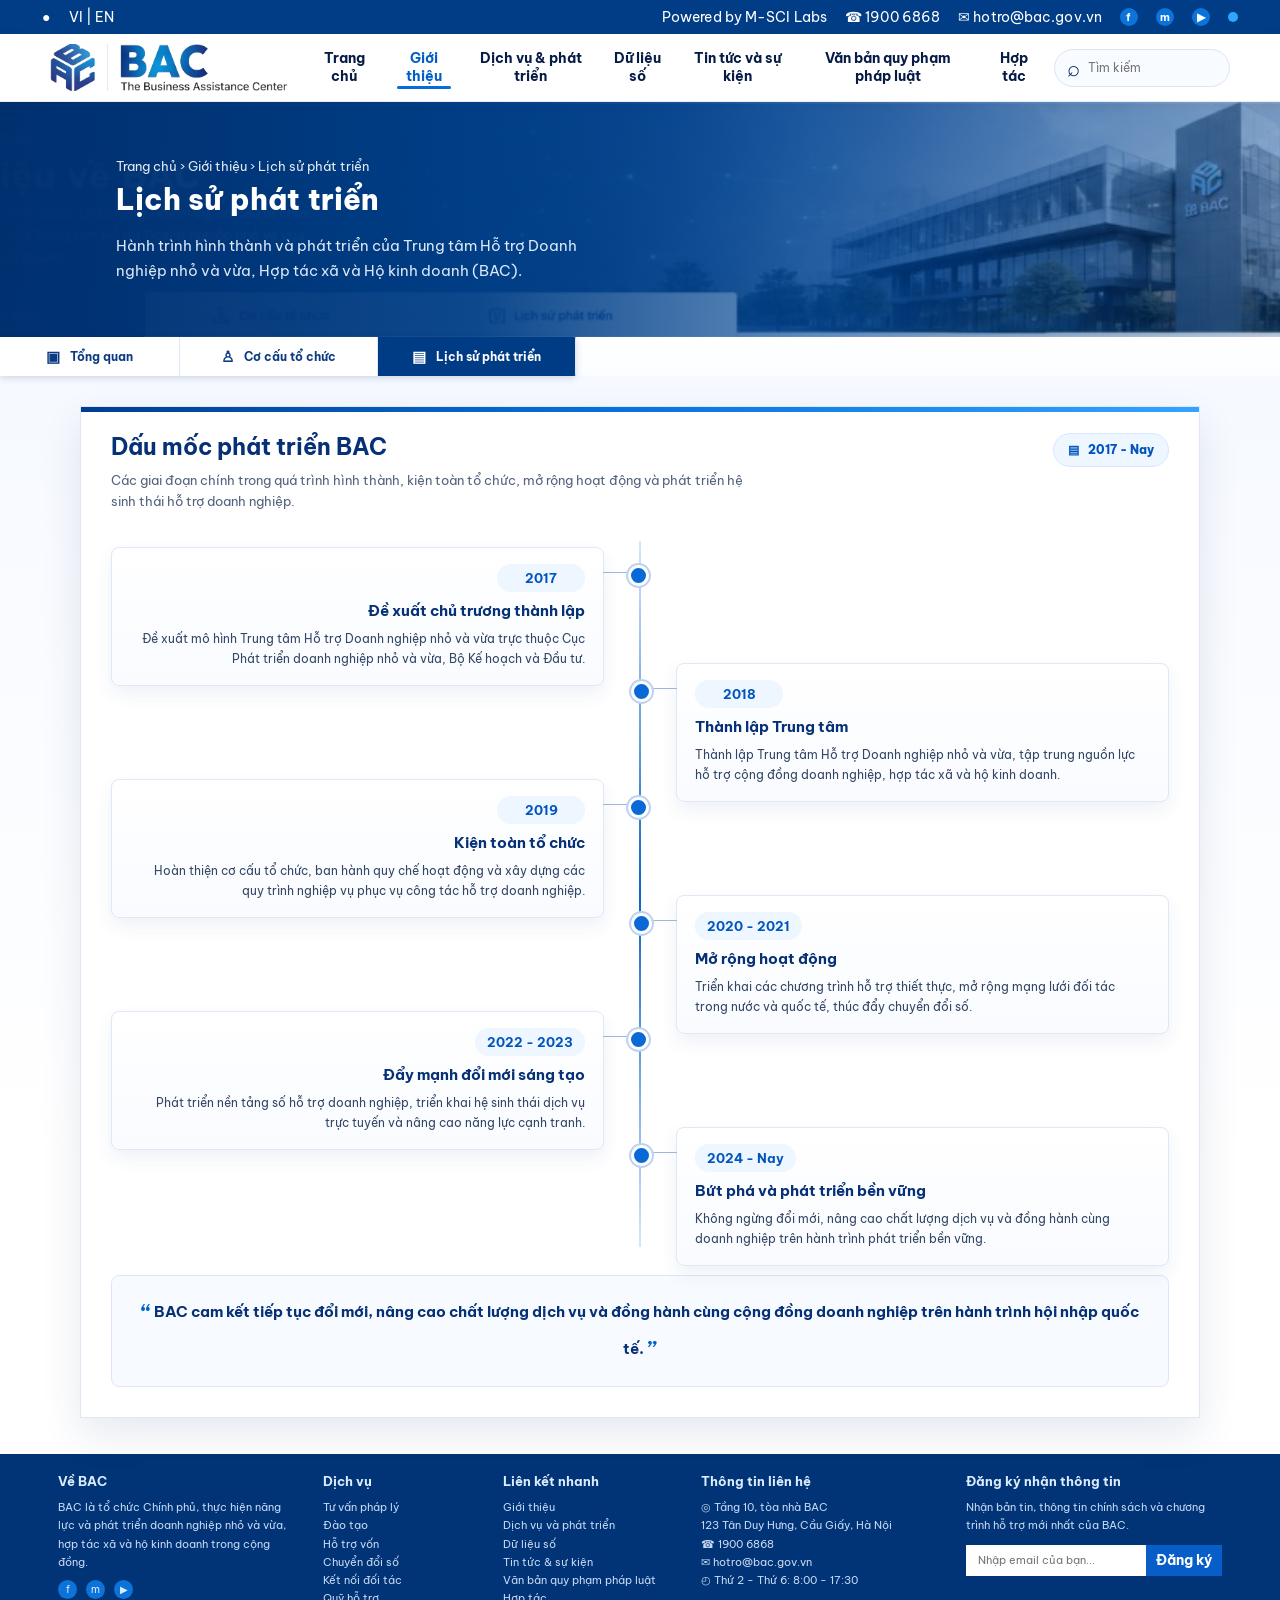
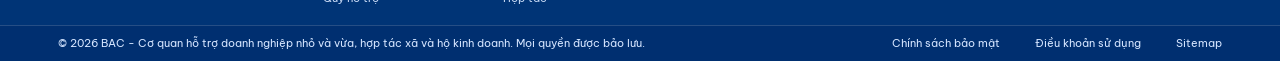
<file: pages/lich-su-phat-trien.html>
﻿<!DOCTYPE html>
<html lang="vi">
<head>
  <meta charset="UTF-8" />
  <meta name="viewport" content="width=device-width, initial-scale=1.0" />
  <title>BAC - Lịch sử phát triển</title>
  <link rel="stylesheet" href="../css/style.css" />
  <link rel="stylesheet" href="../css/responsive.css" />
  <link rel="preconnect" href="https://fonts.googleapis.com">
  <link rel="preconnect" href="https://fonts.gstatic.com" crossorigin>
  <link href="https://fonts.googleapis.com/css2?family=Be+Vietnam+Pro:wght@400;500;600;700&display=swap" rel="stylesheet">
  <script src="../js/main.js" defer></script>
  <style>
:root {
      --blue:#003d86;
      --deep:#002f73;
      --navy:#002b68;
      --light:#f6f9ff;
      --text:#10275c;
      --muted:#6b7898;
      --line:#dfe7f4;
    }
    * { box-sizing:border-box; }
    html,body { margin:0; font-family: "Be Vietnam Pro", Arial, sans-serif; color:var(--text); background:#fff; font-size:14px; }
    .page { width:100%; min-height:100vh; background:#fff; }
    .container { width:100%; max-width:none; margin:0; }
    .topbar { height:34px; background:var(--blue); color:#fff; display:flex; align-items:center; justify-content:space-between; padding:0 42px; font-size:14px; letter-spacing:.1px; }
    .topbar-left, .topbar-right { display:flex; gap:18px; align-items:center; }
    .dot { width:10px; height:10px; border-radius:50%; background:#2fa7ff; display:inline-block; }
    .social { display:inline-flex; width:18px; height:18px; border-radius:50%; align-items:center; justify-content:center; background:#0b73d9; color:white; font-size:11px; font-weight:700; }
    .navbar { height:68px; background:#fff; display:flex; align-items:center; padding:0 50px; border-bottom:1px solid #e6edf7; box-shadow:0 3px 12px rgba(11,39,82,.08); position:relative; z-index:5; gap:18px; }
    .logo { flex:0 0 248px; width:260px; display:flex; align-items:center; gap:12px; color:inherit; text-decoration:none; }
    .logo img { display:block; width:238px; height:auto; }
    .nav { flex:1; display:flex; align-items:center; justify-content:space-between; gap:24px; min-width:0; font-size:14px; font-weight:700; }
    .nav a { color:#071b47; display:flex; align-items:center; min-height:68px; padding:0; position:relative; text-decoration:none; white-space:normal; text-align:center; line-height:1.25; }
    .nav a.active { color:#005fc6; }
    .nav a.active:after { content:""; position:absolute; height:3px; background:#076be0; border-radius:10px; left:0; right:0; bottom:13px; }
    .nav-toggle { display:none; border:0; background:transparent; color:#07265e; cursor:pointer; font-size:24px; }
    .search-box { flex:0 0 176px; height:38px; display:flex; align-items:center; gap:8px; padding:0 12px; border:1px solid #dce5f2; border-radius:20px; background:#f8fbff; }
    .search-box span { color:#07265e; font-size:22px; line-height:1; }
    .search-box input { min-width:0; width:100%; border:0; outline:0; background:transparent; color:#071b47; font-size:12px; }
    .hero { width:100%; min-height:206px; height:auto; color:#fff; background-image:linear-gradient(90deg, rgba(0,48,111,.99) 0%, rgba(0,62,134,.95) 37%, rgba(0,69,146,.62) 63%, rgba(0,46,105,.25) 100%), url([data-uri]); background-size:cover; background-position:center; }
    .hero .container { height:100%; padding-top:28px; padding-left:58px; }
    .crumb { font-size:13px; opacity:.9; margin-bottom:8px; }
    h1 { margin:0 0 14px; font-size:29px; font-weight:800; letter-spacing:.2px; line-height:1.26; color:#fff; }
    .hero p { margin:0; width:470px; font-size:15px; line-height:1.68; color:#e8f2ff; }
    .tabs-wrap { background:linear-gradient(#fff,#fbfdff); }
    .tabs { height:39px; display:grid; grid-template-columns:180px 1fr 1fr; margin-top:0; position:relative; z-index:4; width:576px; border-radius:2px; box-shadow:0 2px 7px rgba(11,48,105,.18); overflow:hidden; }
    .tab { display:flex; align-items:center; justify-content:center; gap:10px; background:#fff; font-size:12px; font-weight:700; color:#0c3b82; border-right:1px solid var(--line); text-decoration:none; }
    .tab.active { background:#003c86; color:#fff; }
    .tab .ico { font-size:15px; }
    .main-grid { display:grid; grid-template-columns:1.28fr 1.1fr 1fr; gap:0; border:1px solid #e6edf8; border-top:none; min-height:280px; box-shadow:0 8px 20px rgba(30,60,110,.06); }
    .card { background:#fff; padding:18px 12px 14px; border-right:1px solid #e7edf7; }
    .card:last-child { border-right:none; }
    .card h2 { font-size:15px; margin:0 0 21px; color:#073176; }
    .about-head { display:flex; gap:16px; align-items:center; margin-bottom:16px; }
    .big-logo { width:150px; flex-shrink:0; }
    .desc { font-size:11px; line-height:1.55; color:#20376e; }
    .feature-row { display:grid; grid-template-columns:85px 1fr; gap:14px; min-height:43px; border-top:1px solid #e7edf7; align-items:center; }
    .feature-row:first-of-type { border-top:none; }
    .feature-name { display:flex; align-items:center; gap:12px; font-size:11px; color:#0054bd; font-weight:700; }
    .feature-name span { font-size:18px; color:#2367cf; width:20px; text-align:center; }
    .feature-text { font-size:11px; line-height:1.5; color:#152d67; }
    .mission-list { margin-top:-8px; border-right:1px solid #1d53aa; padding-right:4px; }
    .mission-item { display:grid; grid-template-columns:34px 1fr; gap:10px; min-height:41px; align-items:center; }
    .mission-item .mi { width:24px; height:24px; border:1px solid #d3e1f6; color:#1761ce; border-radius:5px; display:grid; place-items:center; font-size:13px; }
    .mission-item p { margin:0; font-size:11px; line-height:1.45; color:#142d67; }
    .legal table { width:100%; border-collapse:collapse; font-size:11px; }
    .legal td { padding:9px 0; border-bottom:1px solid #e8edf7; vertical-align:top; line-height:1.25; }
    .legal td:first-child { width:105px; color:#0a367d; font-weight:700; }
    .legal td:nth-child(2) { color:#233b74; font-weight:600; }
    .history { border-left:1px solid #e8edf7; border-right:1px solid #e8edf7; padding:0 15px 0; height:98px; overflow:hidden; }
    .history h2 { font-size:15px; margin:7px 0 8px; color:#073176; }
    .timeline { display:grid; grid-template-columns: .96fr .96fr .96fr .96fr .9fr; align-items:center; gap:18px; }
    .step { position:relative; min-height:60px; display:grid; grid-template-columns:45px 1fr; gap:8px; align-items:center; }
    .step:not(:last-child):after { content:""; position:absolute; height:2px; background:#2c75d6; left:107px; top:26px; width:75px; }
    .circle { width:42px; height:42px; border-radius:50%; background:#f3f8ff; display:grid; place-items:center; color:#0a5cd0; font-size:22px; border:1px solid #dbe8fb; }
    .step b { display:block; font-size:11px; color:#00449e; margin-bottom:3px; }
    .step p { margin:0; font-size:10.5px; line-height:1.35; color:#15346d; }
    footer { background:#003476; color:#dcecff; margin-top:0; }
    .foot-main { height:110px; display:grid; grid-template-columns:1.25fr 1fr 1.05fr 1.72fr; gap:28px; padding-top:14px; }
    footer h3 { margin:0 0 8px; font-size:13px; color:#fff; }
    footer p, footer li { margin:0; font-size:11px; line-height:1.5; color:#d7e7ff; }
    footer ul { margin:0; padding:0; list-style:none; columns:1; }
    .f-social { margin-top:8px; display:flex; gap:12px; }
    .contact-line { display:flex; gap:9px; align-items:flex-start; margin-bottom:6px; }
    .newsletter p { margin-bottom:9px; }
    .signup { display:flex; height:30px; }
    .signup input { flex:1; border:none; padding:0 16px; font-size:12px; color:#75829f; outline:none; }
    .signup button { width:72px; border:none; background:#0060ca; color:#fff; font-weight:700; font-size:12px; }
    .copyright { background:#002f70; height:29px; font-size:11px; color:#d4e5ff; }
    .copyright .container { height:29px; display:flex; align-items:center; justify-content:space-between; }
    .policy span { margin-left:23px; }
    @media (max-width:900px) {
      .container { width:100%; max-width:none; }
      .topbar { height:auto; min-height:34px; gap:10px; padding:8px 18px; flex-wrap:wrap; }
      .topbar-right { gap:10px; flex-wrap:wrap; }
      .navbar { height:auto; min-height:68px; padding:10px 18px; gap:12px; flex-wrap:wrap; }
      .logo { min-width:220px; flex:1; }
      .nav-toggle { display:block; margin-left:auto; }
      .nav { order:4; display:none; width:100%; align-items:stretch; gap:0; flex-direction:column; border-top:1px solid #e6edf7; font-size:13px; }
      .nav.is-open { display:flex; }
      .nav a { min-height:0; padding:12px 0; }
      .nav a.active:after { bottom:6px; }
      .search-box { order:3; flex:0 0 220px; }
      .main-grid { grid-template-columns:1fr; }
      .card { border-right:none; border-bottom:1px solid #e7edf7; }
      .tabs { width:100%; grid-template-columns:1fr 1fr 1fr; }
      .history { height:auto; padding-bottom:15px; }
      .timeline { grid-template-columns:1fr; }
      .step:after { display:none; }
      .foot-main { height:auto; grid-template-columns:1fr; padding-bottom:20px; }
    }
    @media (max-width:560px) {
      .topbar-left, .topbar-right { width:100%; justify-content:center; text-align:center; }
      .logo { min-width:0; }
      .logo img { width:190px; }
      .search-box { order:5; flex:1 1 100%; width:100%; }
    }
.main{padding:30px 48px 36px;background:linear-gradient(180deg,#f6f9ff 0%,#fff 70%);display:flex;justify-content:center}.org-card{width:min(1120px,100%);border:1px solid #dfe8f7;background:#fff;box-shadow:0 16px 38px rgba(17,55,112,.11);padding:26px 30px 28px;position:relative;overflow:hidden}.org-card:before{content:"";position:absolute;inset:0 0 auto;height:5px;background:linear-gradient(90deg,#003d91,#0873de,#33a3ff)}.org-head{display:flex;align-items:flex-start;justify-content:space-between;gap:22px;margin-bottom:26px}.org-title h2{margin:0 0 8px;color:#073176;font-size:23px;line-height:1.25}.org-title p{margin:0;max-width:620px;color:#53627f;font-size:13px;line-height:1.65}.org-badge{flex:0 0 auto;display:flex;align-items:center;gap:9px;height:34px;padding:0 14px;border-radius:999px;background:#eef6ff;color:#0054bd;border:1px solid #d7e8ff;font-size:12px;font-weight:800}.org{position:relative}.org-level{position:relative;display:flex;justify-content:center;gap:24px;z-index:2}.org-level+.org-level{margin-top:38px}.org-level.departments{display:grid;grid-template-columns:repeat(7,minmax(0,1fr));gap:12px}.org-level.units{display:grid;grid-template-columns:repeat(3,minmax(0,1fr));gap:14px}.org-row-label{width:max-content;margin:34px auto 15px;padding:7px 18px;border-radius:999px;background:#fff;color:#0054bd;border:1px solid #d6e4ff;box-shadow:0 8px 18px rgba(18,70,150,.08);font-size:11px;font-weight:900;letter-spacing:.5px}.box{min-height:74px;border:1px solid #bdd2f4;border-radius:8px;background:linear-gradient(180deg,#fff,#f8fbff);text-align:center;color:#073176;font-weight:800;font-size:12px;line-height:1.35;display:flex;align-items:center;justify-content:center;flex-direction:column;padding:12px 10px;box-shadow:0 8px 18px rgba(15,58,122,.07);position:relative}.box.dark{width:210px;min-height:72px;background:linear-gradient(135deg,#003d91,#075fca);color:#fff;border-color:#003d91;box-shadow:0 14px 28px rgba(0,45,114,.24)}.box.leader{width:180px;min-height:64px}.box .ico{width:32px;height:32px;margin-bottom:8px;border-radius:50%;background:#eef6ff;color:#0063c7;display:flex;align-items:center;justify-content:center;font-size:16px}.box.dark .ico{background:rgba(255,255,255,.18);color:#fff}.box.unit{min-height:78px;background:linear-gradient(180deg,#fff,#fbfdf8);border-color:#cbdcbd;color:#334765;font-size:12px;font-weight:700}.org-connect{position:relative;height:42px;margin:-14px 0 -12px}.org-connect:before{content:"";position:absolute;left:50%;top:0;width:1px;height:42px;background:#9db7e3}.org-connect:after{content:"";position:absolute;left:25%;right:25%;top:42px;height:1px;background:#9db7e3}.dept-connect{position:relative;height:28px;margin:0 0 -4px}.dept-connect:before{content:"";position:absolute;left:6.8%;right:6.8%;top:13px;height:1px;background:#9db7e3}.dept-connect span{position:absolute;top:13px;width:1px;height:15px;background:#9db7e3}.dept-connect span:nth-child(1){left:6.8%}.dept-connect span:nth-child(2){left:21.2%}.dept-connect span:nth-child(3){left:35.6%}.dept-connect span:nth-child(4){left:50%}.dept-connect span:nth-child(5){left:64.4%}.dept-connect span:nth-child(6){left:78.8%}.dept-connect span:nth-child(7){left:93.2%}.unit-connect{position:relative;height:27px;margin:4px 0 -3px}.unit-connect:before{content:"";position:absolute;left:16.5%;right:16.5%;top:12px;border-top:1px dashed #8faad8}.unit-connect span{position:absolute;top:12px;width:1px;height:15px;border-left:1px dashed #8faad8}.unit-connect span:nth-child(1){left:16.5%}.unit-connect span:nth-child(2){left:50%}.unit-connect span:nth-child(3){left:83.5%}.legend{margin-top:24px;min-height:42px;border:1px solid #e6ebf2;background:#fbfcff;border-radius:6px;display:flex;align-items:center;justify-content:center;gap:24px;font-size:11px;color:#2b3c5a;padding:10px 14px;flex-wrap:wrap}.legend b{font-size:11px;color:#073176}.sample{display:inline-block;width:34px;height:1px;background:#5179c2;vertical-align:middle;margin:0 8px}.sample.dashed{background:transparent;border-top:1px dashed #799bd1}.mini-box{display:inline-block;width:16px;height:11px;border:1px solid #9fc0ef;background:#f8fbff;vertical-align:middle;margin-right:6px}.mini-box.green{border-color:#cbdcbd;background:#fbfdf8}@media (max-width:900px){.main{padding:22px 16px 28px}.org-card{padding:22px 16px}.org-head{display:block}.org-badge{width:max-content;margin-top:14px}.org-level,.org-level.departments,.org-level.units{display:grid;grid-template-columns:1fr;gap:12px}.box.dark,.box.leader{width:100%}.org-connect,.dept-connect,.unit-connect{display:none}.org-level+.org-level{margin-top:14px}.org-row-label{margin:18px auto 12px}.legend{justify-content:flex-start}}
  
.history-main{padding:30px 48px 36px;background:linear-gradient(180deg,#f6f9ff 0%,#fff 72%)}.history-card{width:min(1120px,100%);margin:0 auto;border:1px solid #dfe8f7;background:#fff;box-shadow:0 16px 38px rgba(17,55,112,.11);padding:26px 30px 30px;position:relative;overflow:hidden}.history-card:before{content:"";position:absolute;inset:0 0 auto;height:5px;background:linear-gradient(90deg,#003d91,#0873de,#33a3ff)}.history-head{display:flex;align-items:flex-start;justify-content:space-between;gap:22px;margin-bottom:28px}.history-title h2{margin:0 0 8px;color:#073176;font-size:23px;line-height:1.25}.history-title p{margin:0;max-width:650px;color:#53627f;font-size:13px;line-height:1.65}.history-badge{flex:0 0 auto;display:flex;align-items:center;gap:9px;height:34px;padding:0 14px;border-radius:999px;background:#eef6ff;color:#0054bd;border:1px solid #d7e8ff;font-size:12px;font-weight:800}.history-timeline{position:relative;display:grid;grid-template-columns:1fr 1fr;grid-template-rows:repeat(6,116px);column-gap:72px;row-gap:0;padding:6px 0 4px}.history-timeline:before{content:"";position:absolute;left:50%;top:0;bottom:0;width:2px;background:linear-gradient(#d7e6fb,#0c63c7,#d7e6fb);transform:translateX(-50%)}.history-item{position:relative;border:1px solid #dfe8f7;border-radius:8px;background:linear-gradient(180deg,#fff,#f9fbff);box-shadow:0 8px 18px rgba(15,58,122,.07);padding:16px 18px 17px}.history-item{align-self:start}.history-item:nth-child(odd){grid-column:1;text-align:right}.history-item:nth-child(even){grid-column:2}.history-item:nth-child(1){grid-row:1}.history-item:nth-child(2){grid-row:2}.history-item:nth-child(3){grid-row:3}.history-item:nth-child(4){grid-row:4}.history-item:nth-child(5){grid-row:5}.history-item:nth-child(6){grid-row:6}.history-item:before{content:"";position:absolute;top:24px;width:36px;height:1px;background:#9db7e3}.history-item:nth-child(odd):before{right:-36px}.history-item:nth-child(even):before{left:-36px}.history-item:after{content:"";position:absolute;top:17px;width:15px;height:15px;border-radius:50%;border:3px solid #fff;background:#0869d7;box-shadow:0 0 0 2px #bdd2f4}.history-item:nth-child(odd):after{right:-46px}.history-item:nth-child(even):after{left:-46px}.history-item b{display:inline-flex;align-items:center;justify-content:center;min-width:88px;height:28px;padding:0 12px;border-radius:999px;background:#eef6ff;color:#0054bd;font-size:13px;margin-bottom:9px}.history-item h3{margin:0 0 8px;color:#073176;font-size:15px;line-height:1.35}.history-item p{margin:0;color:#334765;font-size:12px;line-height:1.65}.history-quote{margin-top:28px;border:1px solid #dce8fa;border-radius:8px;background:#f7fbff;color:#073176;padding:18px 28px;text-align:center;font-size:15px;line-height:1.7;font-weight:700}.history-quote span{color:#0062cc;font-size:22px;vertical-align:-3px}@media (max-width:900px){.history-main{padding:22px 16px 28px}.history-card{padding:22px 16px}.history-head{display:block}.history-badge{width:max-content;margin-top:14px}.history-timeline{grid-template-columns:1fr;grid-template-rows:none;gap:14px;padding-left:18px}.history-timeline:before{left:0}.history-item,.history-item:nth-child(odd),.history-item:nth-child(even){grid-column:1;grid-row:auto;text-align:left;transform:none}.history-item:before{left:-18px!important;right:auto!important;width:18px}.history-item:after{left:-27px!important;right:auto!important}.history-quote{text-align:left;padding:16px}}</style>
</head>
<body>
  <div class="page">
    <div class="topbar">
      <div class="topbar-left"><span>●</span><span>VI | EN</span></div>
      <div class="topbar-right">
        <span>Powered by M-SCI Labs</span><span>☎ 1900 6868</span><span>✉ hotro@bac.gov.vn</span>
        <span class="social">f</span><span class="social">m</span><span class="social">▶</span><span class="dot"></span>
      </div>
    </div>
    <header class="navbar">
      <a class="logo" href="../index.html" aria-label="BAC trang chủ">
        <img src="../assets/images/logo%201.png" alt="BAC - The Business Assistance Center" />
      </a>
      <button class="nav-toggle" type="button" aria-label="Mở menu" aria-expanded="false">☰</button>
      <nav class="nav" aria-label="Điều hướng chính">
        <a href="../index.html">Trang chủ</a><a class="active" href="gioi-thieu.html">Giới thiệu</a><a href="dich-vu-phat-trien.html">Dịch vụ & phát triển</a>
        <a href="du-lieu-so.html">Dữ liệu số</a><a href="tin-tuc-su-kien.html">Tin tức và sự kiện</a><a href="van-ban-quy-pham-phap-luat.html">Văn bản quy phạm pháp luật</a><a href="hop-tac.html">Hợp tác</a>
      </nav>
      <form class="search-box" role="search">
        <span aria-hidden="true">⌕</span>
        <input type="search" name="keyword" aria-label="Tìm kiếm" placeholder="Tìm kiếm" />
      </form>
    </header>
    <section class="hero">
      <div class="container">
        <div class="crumb">Trang chủ  ›  Giới thiệu  ›  Lịch sử phát triển</div>
        <h1>Lịch sử phát triển</h1>
        <p>Hành trình hình thành và phát triển của Trung tâm Hỗ trợ Doanh nghiệp nhỏ và vừa, Hợp tác xã và Hộ kinh doanh (BAC).</p>
      </div>
    </section>
    <section class="tabs-wrap">
      <div class="container">
        <div class="tabs">
          <a class="tab" href="gioi-thieu.html"><span class="ico">▣</span>Tổng quan</a>
          <a class="tab" href="co-cau-to-chuc.html"><span class="ico">♙</span>Cơ cấu tổ chức</a>
          <div class="tab active"><span class="ico">▤</span>Lịch sử phát triển</div>
        </div>
      </div>
    </section>
    <main class="history-main">
      <section class="history-card">
        <div class="history-head">
          <div class="history-title">
            <h2>Dấu mốc phát triển BAC</h2>
            <p>Các giai đoạn chính trong quá trình hình thành, kiện toàn tổ chức, mở rộng hoạt động và phát triển hệ sinh thái hỗ trợ doanh nghiệp.</p>
          </div>
          <div class="history-badge"><span>▤</span><span>2017 - Nay</span></div>
        </div>
        <div class="history-timeline">
          <article class="history-item"><b>2017</b><h3>Đề xuất chủ trương thành lập</h3><p>Đề xuất mô hình Trung tâm Hỗ trợ Doanh nghiệp nhỏ và vừa trực thuộc Cục Phát triển doanh nghiệp nhỏ và vừa, Bộ Kế hoạch và Đầu tư.</p></article>
          <article class="history-item"><b>2018</b><h3>Thành lập Trung tâm</h3><p>Thành lập Trung tâm Hỗ trợ Doanh nghiệp nhỏ và vừa, tập trung nguồn lực hỗ trợ cộng đồng doanh nghiệp, hợp tác xã và hộ kinh doanh.</p></article>
          <article class="history-item"><b>2019</b><h3>Kiện toàn tổ chức</h3><p>Hoàn thiện cơ cấu tổ chức, ban hành quy chế hoạt động và xây dựng các quy trình nghiệp vụ phục vụ công tác hỗ trợ doanh nghiệp.</p></article>
          <article class="history-item"><b>2020 - 2021</b><h3>Mở rộng hoạt động</h3><p>Triển khai các chương trình hỗ trợ thiết thực, mở rộng mạng lưới đối tác trong nước và quốc tế, thúc đẩy chuyển đổi số.</p></article>
          <article class="history-item"><b>2022 - 2023</b><h3>Đẩy mạnh đổi mới sáng tạo</h3><p>Phát triển nền tảng số hỗ trợ doanh nghiệp, triển khai hệ sinh thái dịch vụ trực tuyến và nâng cao năng lực cạnh tranh.</p></article>
          <article class="history-item"><b>2024 - Nay</b><h3>Bứt phá và phát triển bền vững</h3><p>Không ngừng đổi mới, nâng cao chất lượng dịch vụ và đồng hành cùng doanh nghiệp trên hành trình phát triển bền vững.</p></article>
        </div>
        <div class="history-quote"><span>“</span> BAC cam kết tiếp tục đổi mới, nâng cao chất lượng dịch vụ và đồng hành cùng cộng đồng doanh nghiệp trên hành trình hội nhập quốc tế. <span>”</span></div>
      </section>
    </main>
  </div>
  <footer>
    <section class="foot"><h2>Về BAC</h2><p>BAC là tổ chức Chính phủ, thực hiện năng lực và phát triển doanh nghiệp nhỏ và vừa, hợp tác xã và hộ kinh doanh trong cộng đồng.</p><div class="foot-icons"><span>f</span><span>m</span><span>▶</span></div></section>
    <section class="foot"><h2>Dịch vụ</h2><ul><li>Tư vấn pháp lý</li><li>Đào tạo</li><li>Hỗ trợ vốn</li><li>Chuyển đổi số</li><li>Kết nối đối tác</li><li>Quỹ hỗ trợ</li></ul></section>
    <section class="foot"><h2>Liên kết nhanh</h2><ul><li>Giới thiệu</li><li>Dịch vụ và phát triển</li><li>Dữ liệu số</li><li>Tin tức & sự kiện</li><li>Văn bản quy phạm pháp luật</li><li>Hợp tác</li></ul></section>
    <section class="foot"><h2>Thông tin liên hệ</h2><p>◎ Tầng 10, tòa nhà BAC<br />123 Tân Duy Hưng, Cầu Giấy, Hà Nội<br />☎ 1900 6868<br />✉ hotro@bac.gov.vn<br />◴ Thứ 2 - Thứ 6: 8:00 - 17:30</p></section>
    <section class="foot" id="contact"><h2>Đăng ký nhận thông tin</h2><p>Nhận bản tin, thông tin chính sách và chương trình hỗ trợ mới nhất của BAC.</p><form class="subscribe-form" novalidate><label><span>Email</span><input type="email" name="email" placeholder="Nhập email của bạn..." /></label><button type="submit">Đăng ký</button></form><p class="form-status" role="status"></p></section>
  </footer>
  <div class="copyright"><span>© 2026 BAC - Cơ quan hỗ trợ doanh nghiệp nhỏ và vừa, hợp tác xã và hộ kinh doanh. Mọi quyền được bảo lưu.</span><div><a href="#">Chính sách bảo mật</a><a href="#">Điều khoản sử dụng</a><a href="#">Sitemap</a></div></div>
</body>
</html>
</file>
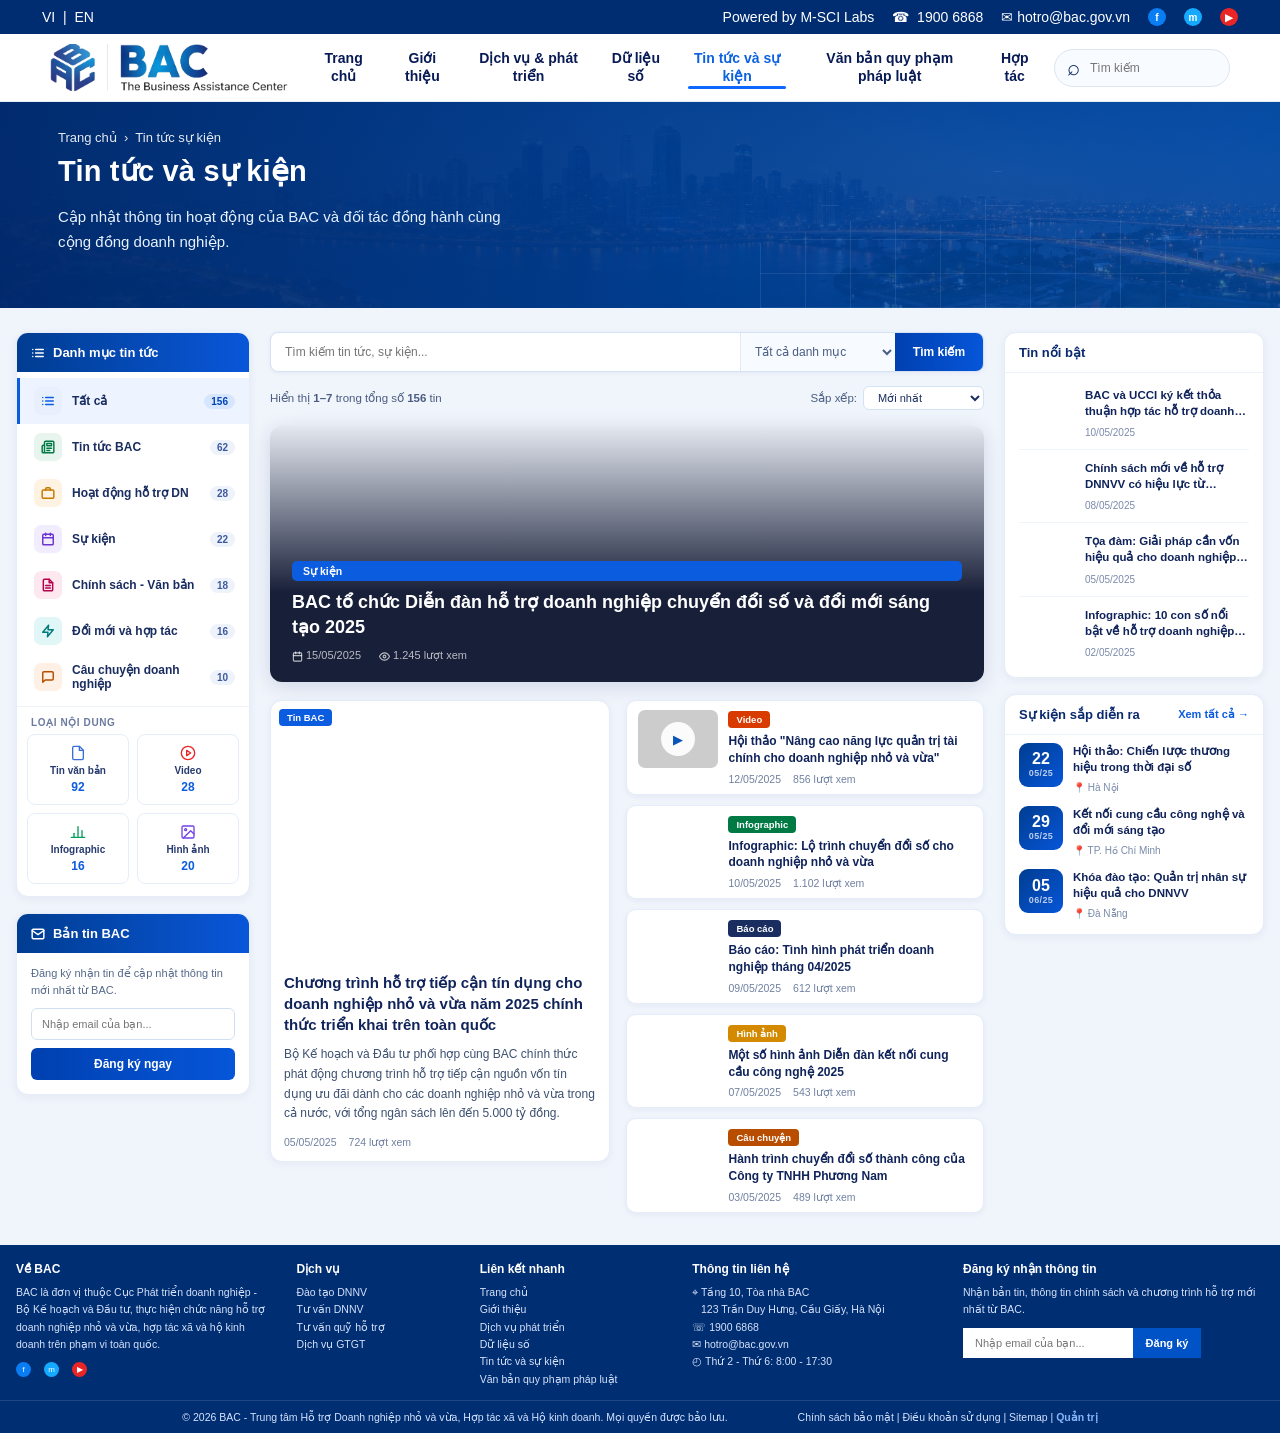
<file: pages/tin-tuc-su-kien.html>
<!DOCTYPE html>
<html lang="vi">
<head>
<meta charset="UTF-8" />
<meta name="viewport" content="width=device-width, initial-scale=1.0" />
<title>BAC - Tin tức và sự kiện</title>
<link rel="preconnect" href="https://fonts.googleapis.com">
<link rel="preconnect" href="https://fonts.gstatic.com" crossorigin>
<link href="https://fonts.googleapis.com/css2?family=Be+Vietnam+Pro:wght@400;500;600;700&display=swap" rel="stylesheet">
<style>
/* === Reset & root === */
:root{--blue:#003b86;--deep:#002a69;--primary:#0656d9;--light:#f5f8fd;--text:#10245b;--muted:#5d6a86;--line:#dce7f7;--footer:#002e72}
*{box-sizing:border-box}
body{margin:0;font-family:Arial,sans-serif;background:#f0f4fb;color:var(--text);font-size:14px}
.page{width:100%;min-height:100vh;margin:0 auto;background:#f0f4fb}

/* === Topbar === */
.topbar{height:34px;background:#002d72;color:#fff;display:flex;align-items:center;justify-content:space-between;padding:0 42px;font-size:14px}
.topbar .right{display:flex;gap:18px;align-items:center}
.social{width:18px;height:18px;border-radius:50%;display:inline-grid;place-items:center;font-size:10px;font-weight:700;color:#fff}
.fb{background:#087df4}.ms{background:#15a9ff}.yt{background:#e92525}

/* === Navbar === */
.navbar{height:68px;background:#fff;display:flex;align-items:center;padding:0 50px;border-bottom:1px solid #e6edf7;box-shadow:0 3px 12px rgba(11,39,82,.08);gap:18px}
.brand{flex:0 0 248px;width:260px;display:flex;align-items:center;color:inherit;text-decoration:none}
.brand img{display:block;width:238px;height:auto}
.menu{flex:1;display:flex;align-items:center;justify-content:space-between;gap:24px;font-weight:700;color:#071a55;font-size:14px}
.menu a{min-height:68px;display:flex;align-items:center;text-decoration:none;color:#071a55;position:relative;text-align:center;line-height:1.25}
.menu .active{color:#0b61df}
.menu .active:after{content:"";height:3px;background:#0d68ff;left:0;right:0;bottom:13px;position:absolute;border-radius:10px}
.search-box{flex:0 0 176px;height:38px;display:flex;align-items:center;gap:8px;padding:0 12px;border:1px solid #dce5f2;border-radius:20px;background:#f8fbff}
.search-box span{color:#07265e;font-size:22px;line-height:1}
.search-box input{min-width:0;width:100%;border:0;outline:0;background:transparent;color:#071b47;font-size:12px}

/* === Hero === */
.hero{min-height:206px;background:linear-gradient(90deg,rgba(0,42,109,.98) 0%,rgba(0,60,142,.92) 50%,rgba(1,79,174,.70) 100%),url('../assets/images/banner_city.jpg') center/cover no-repeat;color:#fff;position:relative;overflow:hidden;padding:28px 58px}
.hero:after{content:"";position:absolute;right:90px;bottom:0;width:430px;height:145px;background:repeating-linear-gradient(90deg,rgba(255,255,255,.09) 0 1px,transparent 1px 45px),repeating-linear-gradient(0deg,rgba(255,255,255,.08) 0 1px,transparent 1px 34px);clip-path:polygon(0 55%,10% 50%,16% 20%,25% 55%,36% 30%,49% 58%,55% 0,68% 62%,80% 26%,90% 59%,100% 46%,100% 100%,0 100%)}
.crumb{font-size:13px;opacity:.9;margin-bottom:8px;position:relative;z-index:1}
.hero h1{font-size:29px;line-height:1.26;margin:0 0 14px;font-weight:800;letter-spacing:.2px;position:relative;z-index:1}
.hero p{font-size:15px;line-height:1.68;margin:0;width:470px;position:relative;z-index:1;color:#e8f2ff}

/* === Footer === */
.footer{margin-top:32px;background:#002e72;color:#dce8ff}
.footerTop{width:calc(100% - 32px);margin:0 auto;display:grid;grid-template-columns:1.3fr .8fr .95fr 1.25fr 1.55fr;gap:28px;padding-top:17px;padding-bottom:12px}
.fcol h4{margin:0 0 8px;font-size:12px;color:#fff}
.fcol p,.fcol li{font-size:10.5px;line-height:1.65;margin:0;color:#d6e2fb}
.fcol ul{list-style:none;padding:0;margin:0}
.fSocial{display:flex;gap:13px;margin-top:9px}
.fSocial span{width:15px;height:15px;border-radius:50%;display:grid;place-items:center;color:white;font-size:8px}
.subForm{display:flex;margin-top:9px}
.subForm input{height:30px;width:170px;border:0;padding:0 12px;font-size:11px}
.subForm button{height:30px;width:68px;border:0;background:#0052c7;color:#fff;font-weight:700;font-size:11px}
.bottom{min-height:33px;border-top:1px solid rgba(255,255,255,.12);display:flex;align-items:center;justify-content:center;gap:70px;font-size:10.5px;color:#d4e2ff;padding:0 58px}

/* ===================== MAIN BODY ===================== */
.main{
  width:calc(100% - 32px);
  max-width:1380px;
  margin:24px auto 0;
  display:grid;
  grid-template-columns:234px minmax(0,1fr) 260px;
  gap:20px;
  align-items:start;
}

/* Shared card block */
.sb-block{
  background:#fff;
  border-radius:12px;
  border:1px solid #e4edf9;
  overflow:hidden;
  margin-bottom:16px;
  box-shadow:0 2px 10px rgba(0,42,105,.06);
}

/* Sidebar header strip */
.sb-header{
  display:flex;align-items:center;gap:8px;
  padding:12px 14px;
  background:linear-gradient(90deg,#003d91,#0956d9);
  color:#fff;font-weight:700;font-size:13px;
}

/* === LEFT SIDEBAR === */
.cat-nav{padding:6px 0}

.cat-item{
  display:flex;align-items:center;gap:10px;
  padding:9px 14px;
  text-decoration:none;color:#1a2d60;
  border-left:3px solid transparent;
  transition:background .15s,border-color .15s;
  cursor:pointer;
}
.cat-item:hover{background:#f0f6ff;border-left-color:#c0d8ff}
.cat-item.active{background:#eef4ff;border-left-color:#0b5cdf}

.cat-icon{width:28px;height:28px;border-radius:7px;display:flex;align-items:center;justify-content:center;flex-shrink:0}
.cat-name{flex:1;font-size:12px;font-weight:600}
.cat-count{font-size:10px;font-weight:700;padding:2px 7px;border-radius:20px;background:#eef2fa;color:#3d5a9e}
.cat-item.active .cat-count{background:#d6e6ff;color:#0043b8}

.sb-section-label{
  font-size:10px;font-weight:700;color:#6b7a9e;
  letter-spacing:.6px;text-transform:uppercase;
  padding:10px 14px 6px;border-top:1px solid #edf2fb;
}

.type-grid{display:grid;grid-template-columns:1fr 1fr;gap:8px;padding:0 10px 12px}

.type-chip{
  display:flex;flex-direction:column;align-items:center;
  padding:10px 6px;border:1px solid #e4edf9;border-radius:8px;
  cursor:pointer;gap:4px;transition:all .15s;
}
.type-chip:hover{background:#f0f6ff;border-color:#b3d1f7;transform:translateY(-1px)}
.tc-label{font-size:10px;font-weight:600;color:#273b70;text-align:center}
.tc-count{font-size:12px;font-weight:700;color:#0b5cdf}

.newsletter-box{padding:12px 14px 14px}
.newsletter-box p{font-size:11px;line-height:1.55;color:#55698a;margin:0 0 9px}
.newsletter-box input{
  width:100%;height:32px;border:1px solid #d0dff0;border-radius:6px;
  padding:0 10px;font-size:11px;color:#1a3060;outline:none;transition:border .15s;
}
.newsletter-box input:focus{border-color:#5498ff}
.newsletter-box button{
  margin-top:8px;width:100%;height:32px;border:none;
  background:linear-gradient(90deg,#0040b0,#0656d9);
  color:#fff;border-radius:6px;font-weight:700;font-size:12px;cursor:pointer;
  transition:opacity .15s;
}
.newsletter-box button:hover{opacity:.88}

/* === CONTENT AREA === */
.content-area{min-width:0}

.search-bar{
  display:flex;height:40px;margin-bottom:14px;
  border:1px solid #d4e2f5;border-radius:8px;overflow:hidden;
  background:#fff;box-shadow:0 1px 5px rgba(0,42,105,.05);
}
.search-bar input{flex:1;border:none;padding:0 14px;font-size:12px;color:#1a3060;outline:none;background:transparent}
.search-bar select{border:none;border-left:1px solid #e0eaf5;padding:0 10px;font-size:12px;color:#4a5d82;background:#f7faff;outline:none;width:155px}
.search-bar button{width:88px;border:none;background:linear-gradient(90deg,#0040b0,#0656d9);color:#fff;font-weight:700;font-size:12px;cursor:pointer}

.content-meta{display:flex;justify-content:space-between;align-items:center;font-size:11.5px;color:#4a5d82;margin-bottom:16px}
.sort-wrap{display:flex;align-items:center;gap:6px}
.sort-wrap select{border:1px solid #d4e2f5;padding:4px 10px;font-size:11px;border-radius:6px;color:#1a3060;background:#fff;outline:none}

/* Featured card */
.featured-card{
  position:relative;border-radius:12px;overflow:hidden;
  height:256px;margin-bottom:18px;
  box-shadow:0 4px 20px rgba(0,42,105,.14);cursor:pointer;
}
.feat-img{width:100%;height:100%;background-size:cover;background-position:center;transition:transform .45s ease}
.featured-card:hover .feat-img{transform:scale(1.04)}
.feat-overlay{
  position:absolute;inset:0;
  background:linear-gradient(to top,rgba(0,8,35,.9) 35%,rgba(0,8,35,.05) 100%);
  display:flex;flex-direction:column;justify-content:flex-end;
  padding:20px 22px;
}
.feat-overlay h2{font-size:18px;font-weight:800;color:#fff;margin:0 0 10px;line-height:1.35}
.feat-meta{display:flex;gap:18px;font-size:11px;color:rgba(255,255,255,.7);align-items:center}

/* Badge */
.badge-cat{
  display:inline-block;padding:4px 11px;border-radius:5px;
  font-size:10.5px;font-weight:700;margin-bottom:9px;
}
.badge-event{background:#0b5cdf;color:#fff}
.badge-video{background:#d93a00;color:#fff}
.badge-info{background:#007a45;color:#fff}
.badge-photo{background:#d48a00;color:#fff}
.badge-report{background:#1a2d60;color:#fff}
.badge-story{background:#b84d00;color:#fff}

/* News grid */
.news-grid{display:grid;grid-template-columns:1fr 1.05fr;gap:16px;align-items:start}
.news-side{display:flex;flex-direction:column;gap:10px}
.news-small{display:grid;grid-template-columns:80px 1fr;gap:10px;background:#fff;border-radius:10px;border:1px solid #e4edf9;padding:9px 11px;box-shadow:0 2px 6px rgba(0,42,105,.05);cursor:pointer;transition:box-shadow .2s,transform .2s;align-items:start}
.news-small:hover{box-shadow:0 5px 16px rgba(0,42,105,.11);transform:translateY(-2px)}
.nc-thumb-sm{height:58px;border-radius:7px;background-size:cover;background-position:center;position:relative;overflow:hidden}
.news-small h4{font-size:12px;font-weight:600;line-height:1.4;color:#10245b;margin:0 0 6px;display:-webkit-box;-webkit-line-clamp:3;-webkit-box-orient:vertical;overflow:hidden}
.news-big .nc-thumb{height:260px}

.news-card{
  background:#fff;border-radius:12px;
  border:1px solid #e4edf9;overflow:hidden;
  box-shadow:0 2px 8px rgba(0,42,105,.05);
  transition:box-shadow .2s,transform .2s;cursor:pointer;
}
.news-card:hover{box-shadow:0 8px 24px rgba(0,42,105,.13);transform:translateY(-3px)}

.nc-thumb{height:116px;position:relative;overflow:hidden;background-size:cover;background-position:center}

.nc-badge{
  position:absolute;top:8px;left:8px;
  padding:3px 8px;border-radius:4px;font-size:9.5px;font-weight:700;
}

.play-overlay{
  position:absolute;inset:0;display:flex;align-items:center;justify-content:center;
  background:rgba(0,0,0,.2);
}
.play-overlay::after{
  content:'▶';width:34px;height:34px;border-radius:50%;
  background:rgba(255,255,255,.92);color:#0b55b9;
  display:grid;place-items:center;font-size:13px;
}

.nc-body{padding:11px 13px 13px}
.nc-body h3{
  font-size:12.5px;font-weight:700;line-height:1.45;color:#10245b;
  margin:0 0 9px;
  display:-webkit-box;-webkit-line-clamp:3;-webkit-box-orient:vertical;overflow:hidden;
}
.nc-meta{display:flex;gap:12px;font-size:10.5px;color:#7080a0}

/* === RIGHT SIDEBAR === */
.sidebar-right{display:flex;flex-direction:column;gap:0}

.sb-title-row{
  display:flex;align-items:center;justify-content:space-between;
  padding:12px 14px;border-bottom:1px solid #edf2f8;
}
.sb-title-row h3{font-size:13px;font-weight:800;color:#0b2a6e;margin:0}
.sb-title-row a{font-size:11px;color:#0b5cdf;text-decoration:none;font-weight:600}

.hot-list{padding:4px 14px 8px}
.hot-item{
  display:grid;grid-template-columns:56px 1fr;gap:10px;
  padding:10px 0;border-bottom:1px solid #f0f4fb;align-items:start;
}
.hot-item:last-child{border-bottom:none}
.hot-thumb{height:42px;border-radius:7px;background-size:cover;background-position:center;overflow:hidden}
.hot-item h4{
  font-size:11.5px;font-weight:600;line-height:1.4;color:#10245b;
  margin:0 0 4px;
  display:-webkit-box;-webkit-line-clamp:2;-webkit-box-orient:vertical;overflow:hidden;
}
.hot-item time{font-size:10px;color:#7a8aaa}

.event-list{padding:8px 14px 14px}
.event-item{display:grid;grid-template-columns:44px 1fr;gap:10px;margin-bottom:12px;align-items:start}
.event-item:last-child{margin-bottom:0}

.event-date{
  width:44px;height:44px;border-radius:9px;
  background:linear-gradient(135deg,#003d91,#0656d9);
  display:flex;flex-direction:column;align-items:center;justify-content:center;flex-shrink:0;
}
.event-date .day{font-size:16px;font-weight:800;color:#fff;line-height:1}
.event-date .month{font-size:9px;font-weight:600;color:rgba(255,255,255,.72);letter-spacing:.4px;margin-top:1px}

.event-item b{font-size:11.5px;font-weight:600;line-height:1.4;color:#10245b;display:block;margin-bottom:3px}
.event-item span{font-size:10px;color:#7a8aaa}

/* === RESPONSIVE === */
@media(max-width:1100px){
  .main{width:calc(100% - 24px);grid-template-columns:1fr}
  .news-grid{grid-template-columns:1fr 1fr}
  .footerTop{width:calc(100% - 24px);grid-template-columns:1fr 1fr}
  .menu{gap:16px;font-size:12px}
  .topbar,.navbar{padding-left:28px;padding-right:28px}
  .hero{padding-left:36px}
}
@media(max-width:680px){
  .topbar{height:auto;min-height:34px;padding:8px 18px;gap:10px;flex-wrap:wrap}
  .topbar .right{gap:10px;flex-wrap:wrap}
  .navbar{height:auto;min-height:68px;flex-wrap:wrap;padding:10px 18px}
  .brand{width:auto;flex:1}
  .brand img{width:190px}
  .menu{order:4;width:100%;display:grid;grid-template-columns:1fr;align-items:stretch}
  .menu a{min-height:0;padding:10px 0}
  .search-box{order:3;flex:1 1 100%}
  .hero p{width:auto}
  .search-bar{height:auto;flex-direction:column}
  .search-bar input,.search-bar select,.search-bar button{width:100%;height:36px}
  .content-meta{display:block}
  .news-grid,.footerTop{grid-template-columns:1fr}
  .bottom{display:block;padding:10px 18px}
  .bottom span{display:block;margin:6px 0}
}
</style>
</head>
<body>
<div class="page">

  <!-- TOPBAR -->
  <div class="topbar">
    <div class="left">VI&nbsp;&nbsp;|&nbsp;&nbsp;EN</div>
    <div class="right">
      <span>Powered by M-SCI Labs</span>
      <span>☎&nbsp; 1900 6868</span>
      <span>✉ hotro@bac.gov.vn</span>
      <span class="social fb">f</span>
      <span class="social ms">m</span>
      <span class="social yt">▶</span>
    </div>
  </div>

  <!-- NAVBAR -->
  <header class="navbar">
    <a class="brand" href="../index.html"><img src="../assets/images/logo%201.png" alt="BAC - The Business Assistance Center" /></a>
    <nav class="menu">
      <a href="../index.html">Trang chủ</a>
      <a href="gioi-thieu.html">Giới thiệu</a>
      <a href="dich-vu-phat-trien.html">Dịch vụ &amp; phát triển</a>
      <a href="du-lieu-so.html">Dữ liệu số</a>
      <a class="active" href="tin-tuc-su-kien.html">Tin tức và sự kiện</a>
      <a href="van-ban-quy-pham-phap-luat.html">Văn bản quy phạm pháp luật</a>
      <a href="hop-tac.html">Hợp tác</a>
    </nav>
    <form class="search-box" role="search">
      <span aria-hidden="true">⌕</span>
      <input type="search" name="keyword" aria-label="Tìm kiếm" placeholder="Tìm kiếm" />
    </form>
  </header>

  <!-- HERO -->
  <section class="hero">
    <div class="crumb">Trang chủ &nbsp;›&nbsp; Tin tức sự kiện</div>
    <h1>Tin tức và sự kiện</h1>
    <p>Cập nhật thông tin hoạt động của BAC và đối tác đồng hành cùng cộng đồng doanh nghiệp.</p>
  </section>

  <!-- MAIN BODY -->
  <main class="main">

    <!-- LEFT SIDEBAR -->
    <aside>
      <div class="sb-block">
        <div class="sb-header">
          <svg xmlns="http://www.w3.org/2000/svg" width="14" height="14" viewBox="0 0 24 24" fill="none" stroke="currentColor" stroke-width="2.5" stroke-linecap="round" stroke-linejoin="round"><line x1="8" y1="6" x2="21" y2="6"/><line x1="8" y1="12" x2="21" y2="12"/><line x1="8" y1="18" x2="21" y2="18"/><line x1="3" y1="6" x2="3.01" y2="6"/><line x1="3" y1="12" x2="3.01" y2="12"/><line x1="3" y1="18" x2="3.01" y2="18"/></svg>
          Danh mục tin tức
        </div>
        <nav class="cat-nav">
          <a class="cat-item active" href="#">
            <span class="cat-icon" style="background:#e8f0fe"><svg xmlns="http://www.w3.org/2000/svg" width="14" height="14" viewBox="0 0 24 24" fill="none" stroke="#0b5cdf" stroke-width="2.5" stroke-linecap="round" stroke-linejoin="round"><line x1="8" y1="6" x2="21" y2="6"/><line x1="8" y1="12" x2="21" y2="12"/><line x1="8" y1="18" x2="21" y2="18"/><line x1="3" y1="6" x2="3.01" y2="6"/><line x1="3" y1="12" x2="3.01" y2="12"/><line x1="3" y1="18" x2="3.01" y2="18"/></svg></span>
            <span class="cat-name">Tất cả</span>
            <span class="cat-count">156</span>
          </a>
          <a class="cat-item" href="#">
            <span class="cat-icon" style="background:#e8f4ee"><svg xmlns="http://www.w3.org/2000/svg" width="14" height="14" viewBox="0 0 24 24" fill="none" stroke="#007a45" stroke-width="2.5" stroke-linecap="round" stroke-linejoin="round"><path d="M4 22h16a2 2 0 0 0 2-2V4a2 2 0 0 0-2-2H8a2 2 0 0 0-2 2v16a2 2 0 0 1-2 2Zm0 0a2 2 0 0 1-2-2v-9c0-1.1.9-2 2-2h2"/><path d="M18 14h-8"/><path d="M15 18h-5"/><path d="M10 6h8v4h-8V6Z"/></svg></span>
            <span class="cat-name">Tin tức BAC</span>
            <span class="cat-count">62</span>
          </a>
          <a class="cat-item" href="#">
            <span class="cat-icon" style="background:#fef3e2"><svg xmlns="http://www.w3.org/2000/svg" width="14" height="14" viewBox="0 0 24 24" fill="none" stroke="#c67800" stroke-width="2.5" stroke-linecap="round" stroke-linejoin="round"><rect x="2" y="7" width="20" height="14" rx="2"/><path d="M16 7V5a2 2 0 0 0-2-2h-4a2 2 0 0 0-2 2v2"/></svg></span>
            <span class="cat-name">Hoạt động hỗ trợ DN</span>
            <span class="cat-count">28</span>
          </a>
          <a class="cat-item" href="#">
            <span class="cat-icon" style="background:#f2edfe"><svg xmlns="http://www.w3.org/2000/svg" width="14" height="14" viewBox="0 0 24 24" fill="none" stroke="#6a35d0" stroke-width="2.5" stroke-linecap="round" stroke-linejoin="round"><rect x="3" y="4" width="18" height="18" rx="2"/><line x1="16" y1="2" x2="16" y2="6"/><line x1="8" y1="2" x2="8" y2="6"/><line x1="3" y1="10" x2="21" y2="10"/></svg></span>
            <span class="cat-name">Sự kiện</span>
            <span class="cat-count">22</span>
          </a>
          <a class="cat-item" href="#">
            <span class="cat-icon" style="background:#fde8f0"><svg xmlns="http://www.w3.org/2000/svg" width="14" height="14" viewBox="0 0 24 24" fill="none" stroke="#b5004a" stroke-width="2.5" stroke-linecap="round" stroke-linejoin="round"><path d="M14 2H6a2 2 0 0 0-2 2v16a2 2 0 0 0 2 2h12a2 2 0 0 0 2-2V8z"/><polyline points="14 2 14 8 20 8"/><line x1="16" y1="13" x2="8" y2="13"/><line x1="16" y1="17" x2="8" y2="17"/></svg></span>
            <span class="cat-name">Chính sách - Văn bản</span>
            <span class="cat-count">18</span>
          </a>
          <a class="cat-item" href="#">
            <span class="cat-icon" style="background:#e1f6f6"><svg xmlns="http://www.w3.org/2000/svg" width="14" height="14" viewBox="0 0 24 24" fill="none" stroke="#007a7a" stroke-width="2.5" stroke-linecap="round" stroke-linejoin="round"><polygon points="13 2 3 14 12 14 11 22 21 10 12 10 13 2"/></svg></span>
            <span class="cat-name">Đổi mới và hợp tác</span>
            <span class="cat-count">16</span>
          </a>
          <a class="cat-item" href="#">
            <span class="cat-icon" style="background:#fff0e6"><svg xmlns="http://www.w3.org/2000/svg" width="14" height="14" viewBox="0 0 24 24" fill="none" stroke="#b84d00" stroke-width="2.5" stroke-linecap="round" stroke-linejoin="round"><path d="M21 15a2 2 0 0 1-2 2H7l-4 4V5a2 2 0 0 1 2-2h14a2 2 0 0 1 2 2z"/></svg></span>
            <span class="cat-name">Câu chuyện doanh nghiệp</span>
            <span class="cat-count">10</span>
          </a>
        </nav>
        <div class="sb-section-label">Loại nội dung</div>
        <div class="type-grid">
          <div class="type-chip">
            <svg xmlns="http://www.w3.org/2000/svg" width="16" height="16" viewBox="0 0 24 24" fill="none" stroke="#3a6fd8" stroke-width="2" stroke-linecap="round" stroke-linejoin="round"><path d="M14 2H6a2 2 0 0 0-2 2v16a2 2 0 0 0 2 2h12a2 2 0 0 0 2-2V8z"/><polyline points="14 2 14 8 20 8"/></svg>
            <span class="tc-label">Tin văn bản</span><b class="tc-count">92</b>
          </div>
          <div class="type-chip">
            <svg xmlns="http://www.w3.org/2000/svg" width="16" height="16" viewBox="0 0 24 24" fill="none" stroke="#e92525" stroke-width="2" stroke-linecap="round" stroke-linejoin="round"><circle cx="12" cy="12" r="10"/><polygon points="10 8 16 12 10 16 10 8"/></svg>
            <span class="tc-label">Video</span><b class="tc-count">28</b>
          </div>
          <div class="type-chip">
            <svg xmlns="http://www.w3.org/2000/svg" width="16" height="16" viewBox="0 0 24 24" fill="none" stroke="#009c5a" stroke-width="2" stroke-linecap="round" stroke-linejoin="round"><line x1="18" y1="20" x2="18" y2="10"/><line x1="12" y1="20" x2="12" y2="4"/><line x1="6" y1="20" x2="6" y2="14"/><line x1="2" y1="20" x2="22" y2="20"/></svg>
            <span class="tc-label">Infographic</span><b class="tc-count">16</b>
          </div>
          <div class="type-chip">
            <svg xmlns="http://www.w3.org/2000/svg" width="16" height="16" viewBox="0 0 24 24" fill="none" stroke="#7441e6" stroke-width="2" stroke-linecap="round" stroke-linejoin="round"><rect x="3" y="3" width="18" height="18" rx="2"/><circle cx="8.5" cy="8.5" r="1.5"/><polyline points="21 15 16 10 5 21"/></svg>
            <span class="tc-label">Hình ảnh</span><b class="tc-count">20</b>
          </div>
        </div>
      </div>

      <div class="sb-block">
        <div class="sb-header">
          <svg xmlns="http://www.w3.org/2000/svg" width="14" height="14" viewBox="0 0 24 24" fill="none" stroke="currentColor" stroke-width="2.5" stroke-linecap="round" stroke-linejoin="round"><path d="M4 4h16c1.1 0 2 .9 2 2v12c0 1.1-.9 2-2 2H4c-1.1 0-2-.9-2-2V6c0-1.1.9-2 2-2z"/><polyline points="22,6 12,13 2,6"/></svg>
          Bản tin BAC
        </div>
        <div class="newsletter-box">
          <p>Đăng ký nhận tin để cập nhật thông tin mới nhất từ BAC.</p>
          <input placeholder="Nhập email của bạn...">
          <button>Đăng ký ngay</button>
        </div>
      </div>
    </aside>

    <!-- CONTENT AREA -->
    <section class="content-area">
      <div class="search-bar">
        <input placeholder="Tìm kiếm tin tức, sự kiện...">
        <select>
          <option>Tất cả danh mục</option>
          <option>Tin tức BAC</option>
          <option>Sự kiện</option>
          <option>Hoạt động hỗ trợ DN</option>
        </select>
        <button>Tìm kiếm</button>
      </div>

      <div class="content-meta">
        <span>Hiển thị <b>1–7</b> trong tổng số <b>156</b> tin</span>
        <div class="sort-wrap">
          Sắp xếp:
          <select><option>Mới nhất</option><option>Xem nhiều nhất</option><option>Cũ nhất</option></select>
        </div>
      </div>

      <!-- Featured -->
      <article class="featured-card">
        <div class="feat-img" style="background:url('https://images.unsplash.com/photo-1540575467063-178a50c2df87?w=900&q=80') center/cover no-repeat"></div>
        <div class="feat-overlay">
          <span class="badge-cat badge-event">Sự kiện</span>
          <h2>BAC tổ chức Diễn đàn hỗ trợ doanh nghiệp chuyển đổi số và đổi mới sáng tạo 2025</h2>
          <div class="feat-meta">
            <span><svg xmlns="http://www.w3.org/2000/svg" width="11" height="11" viewBox="0 0 24 24" fill="none" stroke="currentColor" stroke-width="2.5" stroke-linecap="round" stroke-linejoin="round" style="vertical-align:middle;margin-right:3px"><rect x="3" y="4" width="18" height="18" rx="2"/><line x1="16" y1="2" x2="16" y2="6"/><line x1="8" y1="2" x2="8" y2="6"/><line x1="3" y1="10" x2="21" y2="10"/></svg>15/05/2025</span>
            <span><svg xmlns="http://www.w3.org/2000/svg" width="11" height="11" viewBox="0 0 24 24" fill="none" stroke="currentColor" stroke-width="2.5" stroke-linecap="round" stroke-linejoin="round" style="vertical-align:middle;margin-right:3px"><path d="M1 12s4-8 11-8 11 8 11 8-4 8-11 8-11-8-11-8z"/><circle cx="12" cy="12" r="3"/></svg>1.245 lượt xem</span>
          </div>
        </div>
      </article>

      <!-- News grid: big card (left) + small list (right) -->
      <div class="news-grid">

        <!-- 1 tin to bên trái -->
        <article class="news-card news-big">
          <div class="nc-thumb" style="background:url('https://images.unsplash.com/photo-1559526324-4b87b5e36e44?w=700&q=80') center/cover no-repeat">
            <span class="nc-badge badge-event">Tin BAC</span>
          </div>
          <div class="nc-body">
            <h3 style="font-size:15px;line-height:1.4;margin-bottom:10px">Chương trình hỗ trợ tiếp cận tín dụng cho doanh nghiệp nhỏ và vừa năm 2025 chính thức triển khai trên toàn quốc</h3>
            <p style="font-size:12px;line-height:1.65;color:#3d5070;margin:0 0 12px">Bộ Kế hoạch và Đầu tư phối hợp cùng BAC chính thức phát động chương trình hỗ trợ tiếp cận nguồn vốn tín dụng ưu đãi dành cho các doanh nghiệp nhỏ và vừa trong cả nước, với tổng ngân sách lên đến 5.000 tỷ đồng.</p>
            <div class="nc-meta"><span>05/05/2025</span><span>724 lượt xem</span></div>
          </div>
        </article>

        <!-- 5 tin nhỏ bên phải -->
        <div class="news-side">
          <article class="news-small">
            <div class="nc-thumb-sm" style="background:url('https://images.unsplash.com/photo-1524178232363-1fb2b075b655?w=200&q=80') center/cover no-repeat">
              <div class="play-overlay"></div>
            </div>
            <div>
              <span class="nc-badge badge-video" style="position:static;margin-bottom:5px;display:inline-block">Video</span>
              <h4>Hội thảo "Nâng cao năng lực quản trị tài chính cho doanh nghiệp nhỏ và vừa"</h4>
              <div class="nc-meta"><span>12/05/2025</span><span>856 lượt xem</span></div>
            </div>
          </article>

          <article class="news-small">
            <div class="nc-thumb-sm" style="background:url('https://images.unsplash.com/photo-1551288049-bebda4e38f71?w=200&q=80') center/cover no-repeat"></div>
            <div>
              <span class="nc-badge badge-info" style="position:static;margin-bottom:5px;display:inline-block">Infographic</span>
              <h4>Infographic: Lộ trình chuyển đổi số cho doanh nghiệp nhỏ và vừa</h4>
              <div class="nc-meta"><span>10/05/2025</span><span>1.102 lượt xem</span></div>
            </div>
          </article>

          <article class="news-small">
            <div class="nc-thumb-sm" style="background:url('https://images.unsplash.com/photo-1460925895917-afdab827c52f?w=200&q=80') center/cover no-repeat"></div>
            <div>
              <span class="nc-badge badge-report" style="position:static;margin-bottom:5px;display:inline-block">Báo cáo</span>
              <h4>Báo cáo: Tình hình phát triển doanh nghiệp tháng 04/2025</h4>
              <div class="nc-meta"><span>09/05/2025</span><span>612 lượt xem</span></div>
            </div>
          </article>

          <article class="news-small">
            <div class="nc-thumb-sm" style="background:url('https://images.unsplash.com/photo-1521737604893-d14cc237f11d?w=200&q=80') center/cover no-repeat"></div>
            <div>
              <span class="nc-badge badge-photo" style="position:static;margin-bottom:5px;display:inline-block">Hình ảnh</span>
              <h4>Một số hình ảnh Diễn đàn kết nối cung cầu công nghệ 2025</h4>
              <div class="nc-meta"><span>07/05/2025</span><span>543 lượt xem</span></div>
            </div>
          </article>

          <article class="news-small">
            <div class="nc-thumb-sm" style="background:url('https://images.unsplash.com/photo-1556761175-5973dc0f32e7?w=200&q=80') center/cover no-repeat"></div>
            <div>
              <span class="nc-badge badge-story" style="position:static;margin-bottom:5px;display:inline-block">Câu chuyện</span>
              <h4>Hành trình chuyển đổi số thành công của Công ty TNHH Phương Nam</h4>
              <div class="nc-meta"><span>03/05/2025</span><span>489 lượt xem</span></div>
            </div>
          </article>
        </div>


      </div>
    </section>

    <!-- RIGHT SIDEBAR -->
    <aside class="sidebar-right">
      <div class="sb-block">
        <div class="sb-title-row"><h3>Tin nổi bật</h3></div>
        <div class="hot-list">
          <div class="hot-item">
            <div class="hot-thumb" style="background:url('https://images.unsplash.com/photo-1521791136064-7986c2920216?w=120&q=80') center/cover no-repeat"></div>
            <div><h4>BAC và UCCI ký kết thỏa thuận hợp tác hỗ trợ doanh nghiệp</h4><time>10/05/2025</time></div>
          </div>
          <div class="hot-item">
            <div class="hot-thumb" style="background:url('https://images.unsplash.com/photo-1450101499163-c8848c66ca85?w=120&q=80') center/cover no-repeat"></div>
            <div><h4>Chính sách mới về hỗ trợ DNNVV có hiệu lực từ 01/06/2025</h4><time>08/05/2025</time></div>
          </div>
          <div class="hot-item">
            <div class="hot-thumb" style="background:url('https://images.unsplash.com/photo-1554224155-6726b3ff858f?w=120&q=80') center/cover no-repeat"></div>
            <div><h4>Tọa đàm: Giải pháp cần vốn hiệu quả cho doanh nghiệp nhỏ và vừa</h4><time>05/05/2025</time></div>
          </div>
          <div class="hot-item">
            <div class="hot-thumb" style="background:url('https://images.unsplash.com/photo-1551288049-bebda4e38f71?w=120&q=80') center/cover no-repeat"></div>
            <div><h4>Infographic: 10 con số nổi bật về hỗ trợ doanh nghiệp 2024</h4><time>02/05/2025</time></div>
          </div>
        </div>
      </div>

      <div class="sb-block">
        <div class="sb-title-row">
          <h3>Sự kiện sắp diễn ra</h3>
          <a href="#">Xem tất cả →</a>
        </div>
        <div class="event-list">
          <div class="event-item">
            <div class="event-date"><span class="day">22</span><span class="month">05/25</span></div>
            <div><b>Hội thảo: Chiến lược thương hiệu trong thời đại số</b><span>📍 Hà Nội</span></div>
          </div>
          <div class="event-item">
            <div class="event-date"><span class="day">29</span><span class="month">05/25</span></div>
            <div><b>Kết nối cung cầu công nghệ và đổi mới sáng tạo</b><span>📍 TP. Hồ Chí Minh</span></div>
          </div>
          <div class="event-item">
            <div class="event-date"><span class="day">05</span><span class="month">06/25</span></div>
            <div><b>Khóa đào tạo: Quản trị nhân sự hiệu quả cho DNNVV</b><span>📍 Đà Nẵng</span></div>
          </div>
        </div>
      </div>
    </aside>

  </main>

  <!-- FOOTER -->
  <footer class="footer">
    <div class="footerTop">
      <div class="fcol"><h4>Về BAC</h4><p>BAC là đơn vị thuộc Cục Phát triển doanh nghiệp - Bộ Kế hoạch và Đầu tư, thực hiện chức năng hỗ trợ doanh nghiệp nhỏ và vừa, hợp tác xã và hộ kinh doanh trên phạm vi toàn quốc.</p><div class="fSocial"><span class="fb">f</span><span class="ms">m</span><span class="yt">▶</span></div></div>
      <div class="fcol"><h4>Dịch vụ</h4><ul><li>Đào tạo DNNV</li><li>Tư vấn DNNV</li><li>Tư vấn quỹ hỗ trợ</li><li>Dịch vụ GTGT</li></ul></div>
      <div class="fcol"><h4>Liên kết nhanh</h4><ul><li>Trang chủ</li><li>Giới thiệu</li><li>Dịch vụ phát triển</li><li>Dữ liệu số</li><li>Tin tức và sự kiện</li><li>Văn bản quy phạm pháp luật</li></ul></div>
      <div class="fcol"><h4>Thông tin liên hệ</h4><ul><li>⌖ Tầng 10, Tòa nhà BAC<br>&nbsp;&nbsp;&nbsp;123 Trần Duy Hưng, Cầu Giấy, Hà Nội</li><li>☏ 1900 6868</li><li>✉ hotro@bac.gov.vn</li><li>◴ Thứ 2 - Thứ 6: 8:00 - 17:30</li></ul></div>
      <div class="fcol"><h4>Đăng ký nhận thông tin</h4><p>Nhận bản tin, thông tin chính sách và chương trình hỗ trợ mới nhất từ BAC.</p><div class="subForm"><input placeholder="Nhập email của bạn..."><button>Đăng ký</button></div></div>
    </div>
    <div class="bottom"><span>© 2026 BAC - Trung tâm Hỗ trợ Doanh nghiệp nhỏ và vừa, Hợp tác xã và Hộ kinh doanh. Mọi quyền được bảo lưu.</span><span>Chính sách bảo mật | Điều khoản sử dụng | Sitemap | <a href="../admin.html" style="color:#8ab4f8;text-decoration:none;font-weight:600">Quản trị</a></span></div>
  </footer>

</div>
</body>
</html>
</file>
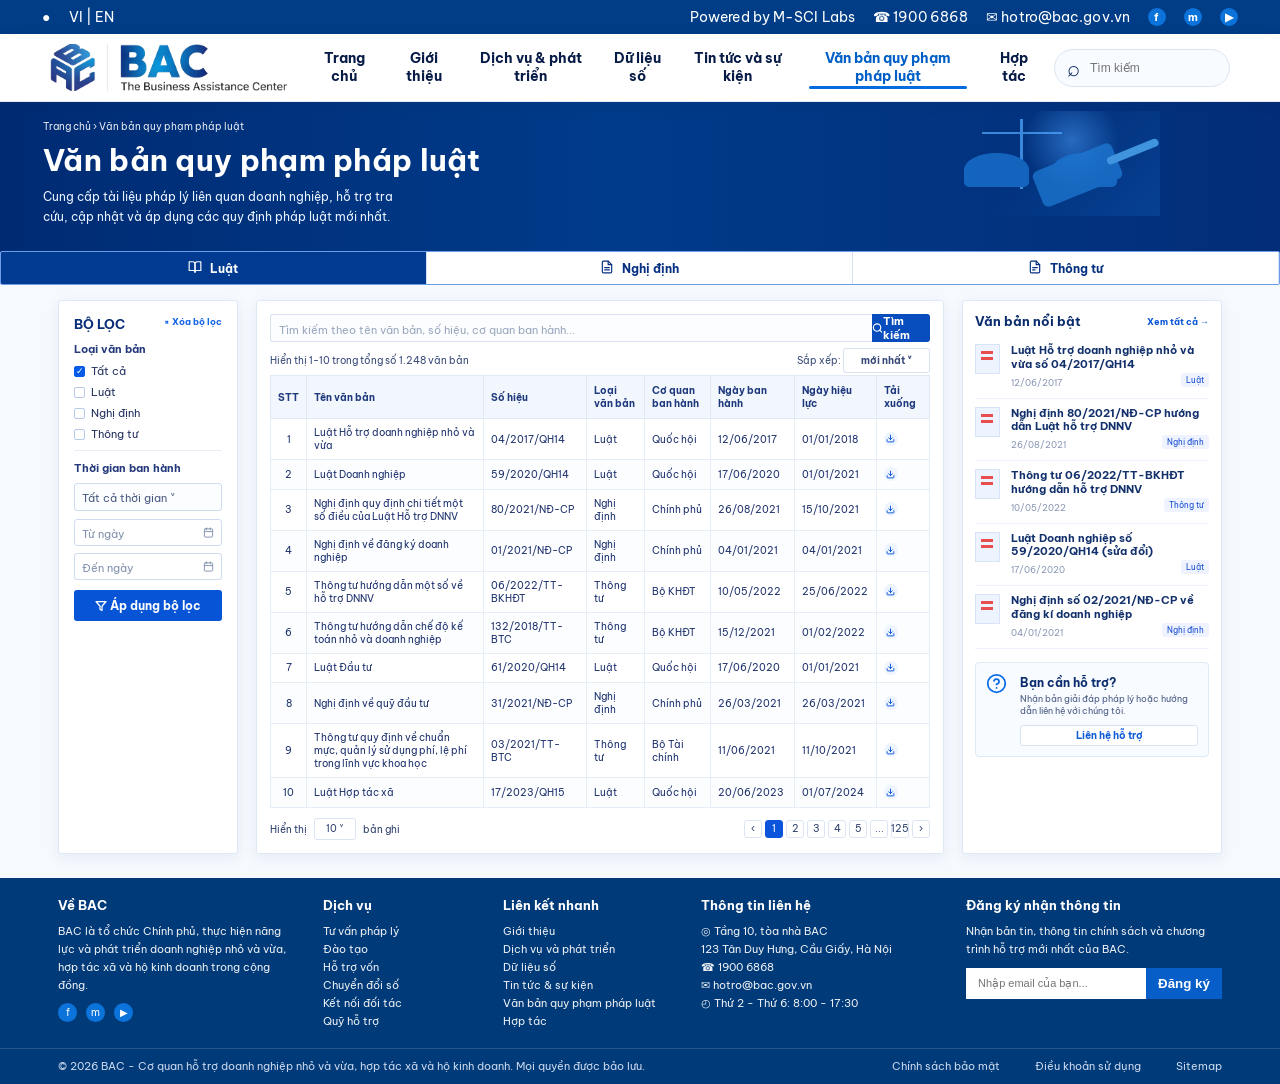
<file: pages/van-ban-quy-pham-phap-luat.html>
﻿<!DOCTYPE html>
<html lang="vi">
<head>
<meta charset="UTF-8" />
<meta name="viewport" content="width=device-width, initial-scale=1.0" />
<title>BAC - Văn bản quy phạm pháp luật</title>
<link rel="preconnect" href="https://fonts.googleapis.com">
<link rel="preconnect" href="https://fonts.gstatic.com" crossorigin>
<link href="https://fonts.googleapis.com/css2?family=Be+Vietnam+Pro:wght@400;500;600;700&display=swap" rel="stylesheet">
<style>
  *{box-sizing:border-box} body{margin:0;background:#f5f8fd;font-family:"Be Vietnam Pro",Arial,sans-serif;color:#0b2d6e;font-size:14px} .page{width:100%;min-height:100vh;margin:0;background:#f6f9fe;overflow:hidden}.top{height:30px;background:#002e78;color:#fff;font-size:11px}.wrap{width:100%;max-width:none;margin:0;padding-left:58px;padding-right:58px}.top .wrap{display:flex;align-items:center;justify-content:space-between;height:30px}.top-left{letter-spacing:.3px}.top-right{display:flex;gap:17px;align-items:center}.dot{width:14px;height:14px;border-radius:50%;display:inline-flex;align-items:center;justify-content:center;font-size:9px;margin-left:8px}.fb{background:#0f7bff}.ms{background:#12a7ff}.yt{background:#e51d22}.nav{height:50px;background:white;border-bottom:1px solid #d9e4f4}.nav .wrap{height:50px;display:flex;align-items:center}.logo{width:175px;display:flex;align-items:center;gap:10px}.mark{width:38px;height:34px;position:relative}.mark:before{content:"";position:absolute;inset:6px;border-left:9px solid #1684df;border-top:9px solid transparent;border-bottom:9px solid transparent;transform:skewY(-25deg)}.mark:after{content:"";position:absolute;right:4px;top:1px;width:25px;height:22px;border:6px solid #0b81dc;border-left:0;transform:skewY(-25deg) rotate(-7deg);opacity:.9}.logo b{font-size:31px;line-height:.8;color:#1185d8;letter-spacing:1px}.logo span{display:block;font-size:8px;color:#111;margin-top:3px}.menu{flex:1;display:flex;justify-content:center;gap:33px;font-weight:700;font-size:12px;color:#06175d;height:100%;align-items:center}.menu a{height:100%;display:flex;align-items:center;position:relative;color:inherit;text-decoration:none}.menu .active{color:#0448cb}.menu .active:after{content:"";height:2px;background:#0d61ff;position:absolute;left:0;right:0;bottom:0}.search{font-size:24px;margin-left:23px;color:#052079}.hero{height:160px;background:linear-gradient(90deg,#002b73 0%,#003b8a 48%,#032d78 100%);position:relative;color:#fff;overflow:visible}.hero:before{content:"";position:absolute;right:120px;top:9px;width:315px;height:105px;background:radial-gradient(circle at 72% 28%,rgba(75,162,255,.55),transparent 20%),linear-gradient(130deg,transparent 55%,rgba(24,116,214,.28));opacity:.9}.law-art{position:absolute;right:160px;top:16px;width:170px;height:80px;opacity:.72}.scale{position:absolute;left:32px;top:14px;width:80px;height:58px;border-top:2px solid #4faaff}.scale:before{content:"";position:absolute;left:38px;top:-15px;height:70px;border-left:3px solid #4faaff}.scale:after{content:"";position:absolute;right:-55px;top:19px;width:65px;height:34px;border-radius:50% 50% 5px 5px;background:#1b78d6;box-shadow:-88px 0 0 #1b78d6}.gavel{position:absolute;right:0;bottom:4px;width:85px;height:38px;transform:rotate(-22deg);background:#1e7bd6;border-radius:6px}.gavel:after{content:"";position:absolute;right:-45px;top:14px;width:55px;height:8px;background:#57b8ff;border-radius:5px}.hero .wrap{position:relative;height:100%;padding-top:18px;padding-left:43px;padding-right:43px}.breadcrumb{font-size:10px;opacity:.9;margin-bottom:8px}.hero h1{font-size:30px;margin:0 0 8px;color:#fff;letter-spacing:.3px}.hero p{font-size:12px;line-height:1.65;margin:0;color:#e9f3ff;width:365px}.tabs{position:absolute;left:0;right:0;bottom:-23px;height:34px;display:flex;border:1px solid #6b9dea;border-radius:2px;overflow:hidden;background:white}.tab{width:33.33%;display:flex;align-items:center;justify-content:center;font-size:12px;font-weight:700;color:#063081;border-right:1px solid #d4e0f5;gap:8px}.tab.active{background:#003b91;color:#fff}.content{min-height:307px;padding:38px 58px 24px}.grid{width:100%;margin:0;display:grid;grid-template-columns:180px minmax(0,1fr) 260px;gap:18px}.card{background:#fff;border:1px solid #e0e8f4;box-shadow:0 4px 14px rgba(0,42,114,.07);border-radius:3px}.filter{min-height:255px;padding:15px}.filter h3{font-size:13px;margin:0 0 10px;color:#072d78;display:flex;justify-content:space-between}.clear{font-size:9px;color:#1263e6}.group{border-top:1px solid #e6edf7;padding-top:10px;margin-top:9px}.group:first-of-type{border:0;padding-top:0}.label{font-size:11px;font-weight:700;margin-bottom:8px;color:#253a7b}.check{font-size:11px;margin:7px 0;color:#24315f;display:flex;align-items:center;gap:6px}.box{width:11px;height:11px;border:1px solid #b8c9e9;border-radius:2px}.box.on{background:#075be7;border-color:#075be7;position:relative}.box.on:after{content:"✓";font-size:9px;color:#fff;position:absolute;left:1px;top:-2px}.select{height:28px;border:1px solid #cedcf2;border-radius:3px;background:#fbfdff;margin-bottom:8px;font-size:11px;color:#475980;padding:7px}.date{height:27px;border:1px solid #cedcf2;border-radius:3px;margin-bottom:7px;font-size:11px;color:#8090ad;padding:7px;display:flex;justify-content:space-between}.btn{height:31px;background:#0754d7;color:#fff;border-radius:3px;display:flex;align-items:center;justify-content:center;font-weight:700;font-size:12px;margin-top:10px}.main{min-height:255px;padding:13px;overflow:auto}.searchbar{display:flex;height:28px;margin-bottom:12px}.input{flex:1;border:1px solid #d8e2f2;border-right:0;border-radius:3px 0 0 3px;color:#9aa6bd;font-size:11px;padding:8px;background:#fbfdff}.sbtn{width:58px;background:#074dbd;color:white;font-size:11px;font-weight:700;border-radius:0 3px 3px 0;display:flex;align-items:center;justify-content:center}.meta{display:flex;justify-content:space-between;font-size:10px;color:#394a79;margin-bottom:8px}.sort{border:1px solid #d5e1f3;border-radius:3px;padding:5px 17px}.table{width:100%;border-collapse:collapse;font-size:10px;color:#1d316d}.table th{background:#f2f6fd;text-align:left;padding:8px 7px;border:1px solid #e1e9f6;color:#1e397c}.table td{padding:7px;border:1px solid #e5edf7}.table tr:nth-child(even) td{background:#fbfdff}.table .num{text-align:center;width:27px}.down{width:14px;height:14px;border-radius:50%;background:#eef5ff;color:#0a55d7;display:inline-flex;align-items:center;justify-content:center;font-size:10px}.pager{display:flex;justify-content:space-between;align-items:center;font-size:10px;color:#30416e;margin-top:10px}.per{border:1px solid #d9e4f4;width:42px;height:22px;display:inline-flex;align-items:center;justify-content:center;border-radius:3px;margin:0 5px}.pages span{display:inline-flex;width:18px;height:18px;align-items:center;justify-content:center;border:1px solid #dbe5f4;border-radius:3px;margin-left:3px}.pages .cur{background:#0b55dd;color:white;border-color:#0b55dd}.side{min-height:255px;padding:12px}.side-head{display:flex;justify-content:space-between;align-items:center;font-size:13px;font-weight:700;margin-bottom:7px}.all{font-size:9px;color:#0754d7}.doc{display:grid;grid-template-columns:28px 1fr;gap:8px;padding:8px 0;border-bottom:1px solid #edf2fa}.doc-icon{width:25px;height:30px;background:#eef4ff;border:1px solid #d7e4f7;position:relative}.doc-icon:before{content:"";position:absolute;left:5px;top:6px;width:12px;height:3px;background:#e84d50;box-shadow:0 6px 0 #e84d50}.doc b{font-size:11px;line-height:1.25;color:#12306b;display:block}.doc small{font-size:9px;color:#8997b4}.tag{float:right;background:#eef3ff;color:#154bd0;border-radius:3px;padding:2px 5px;font-size:8px;margin-top:1px}.help{margin-top:13px;background:#f8fbff;border:1px solid #e0e9f7;border-radius:4px;padding:10px;display:grid;grid-template-columns:26px 1fr;gap:8px}.help .ico{font-size:21px;color:#0a6be8}.help b{font-size:12px}.help p{font-size:9px;line-height:1.35;margin:2px 0 8px;color:#4a5b83}.contact{border:1px solid #d8e4f4;border-radius:3px;height:21px;display:flex;align-items:center;justify-content:center;font-size:10px;font-weight:700;color:#105cd7;background:white}.footer{min-height:114px;background:linear-gradient(180deg,#002e78,#002b73);color:#fff;font-size:10px}.footer .wrap{display:grid;grid-template-columns:1.2fr .8fr .9fr 1fr 1.3fr;gap:28px;padding:16px 58px 0}.footer h4{font-size:12px;margin:0 0 8px}.footer p,.footer li{margin:0 0 5px;color:#e1efff;line-height:1.35}.footer ul{margin:0;padding:0;list-style:none}.social .dot{margin:8px 5px 0 0}.newsletter{display:flex;margin-top:8px}.newsletter input{height:29px;flex:1;border:0;padding:8px;font-size:11px}.newsletter button{width:55px;border:0;background:#0757dc;color:white;font-weight:700;font-size:11px}.copy{height:22px;border-top:1px solid rgba(255,255,255,.12);margin-top:7px}.copy .wrap{display:flex;justify-content:space-between;align-items:center;padding:0 58px;height:22px;font-size:9px;color:#d7e9ff}.links{display:flex;gap:22px}.icon{font-size:15px}.bluebar{position:absolute;left:0;right:0;bottom:0;height:2px;background:#0b8bea}
  .topbar{height:34px;background:#003d86;color:#fff;display:flex;align-items:center;justify-content:space-between;padding:0 42px;font-size:14px;letter-spacing:.1px}
  .topbar-left,.topbar-right{display:flex;gap:18px;align-items:center}
  .social{display:inline-flex;width:18px;height:18px;border-radius:50%;align-items:center;justify-content:center;background:#0b73d9;color:white;font-size:11px;font-weight:700}
  .navbar{height:68px;background:#fff;display:flex;align-items:center;padding:0 50px;border-bottom:1px solid #e6edf7;box-shadow:0 3px 12px rgba(11,39,82,.08);position:relative;z-index:5;gap:18px}
  .logo{flex:0 0 248px;width:260px;display:flex;align-items:center;gap:12px;color:inherit;text-decoration:none}
  .logo img{display:block;width:238px;height:auto}
  .nav{flex:1;display:flex;align-items:center;justify-content:space-between;gap:24px;min-width:0;font-size:14px;font-weight:700;height:68px;background:transparent;border:0;box-shadow:none;padding:0;color:#071b47}
  .nav a{color:#071b47;display:flex;align-items:center;min-height:68px;height:auto;padding:0;position:relative;text-decoration:none;white-space:normal;text-align:center;line-height:1.25}
  .nav a.active{color:#005fc6}
  .nav a.active:after{content:"";position:absolute;height:3px;background:#076be0;border-radius:10px;left:0;right:0;bottom:13px}
  .search-box{flex:0 0 176px;height:38px;display:flex;align-items:center;gap:8px;padding:0 12px;border:1px solid #dce5f2;border-radius:20px;background:#f8fbff}
  .search-box span{color:#07265e;font-size:22px;line-height:1}
  .search-box input{min-width:0;width:100%;border:0;outline:0;background:transparent;color:#071b47;font-size:12px}
  footer{height:auto;min-height:150px;background:#003a78;color:#fff;padding:19px 58px 18px;display:grid;grid-template-columns:1.25fr .8fr .9fr 1.25fr 1.35fr;gap:28px;margin-top:0}
  .foot h2{font-size:13px;margin:0 0 9px;color:#fff}
  .foot p,.foot li{font-size:11px;line-height:1.65;opacity:.92;list-style:none;margin:0;color:#fff}
  .foot ul{margin:0;padding:0;list-style:none}
  .foot-icons{display:flex;gap:9px;margin-top:9px}
  .foot-icons span{width:19px;height:19px;border-radius:50%;background:#0b73d9;display:flex;align-items:center;justify-content:center;font-size:10px;color:#fff}
  .subscribe-form{display:flex;margin-top:10px}
  .subscribe-form label{flex:1;min-width:0}
  .subscribe-form span{position:absolute;left:-9999px}
  .subscribe-form input{height:31px;width:100%;border:0;padding:0 12px;font-size:11px}
  .subscribe-form button{height:31px;flex:0 0 76px;background:#075ec9;color:#fff;border:0;font-weight:700}
  .copyright{height:auto;min-height:36px;background:#003a78;border-top:1px solid rgba(255,255,255,.15);color:#c9d8ee;font-size:11px;display:flex;align-items:center;padding:0 58px;gap:42px;line-height:1.4}
  .copyright div{margin-left:auto;display:flex;gap:35px}
  .copyright a{color:inherit;text-decoration:none}
  @media(max-width:760px){.topbar{height:auto;min-height:34px;gap:10px;padding:8px 18px;flex-wrap:wrap}.topbar-left,.topbar-right{width:100%;justify-content:center;text-align:center;gap:10px;flex-wrap:wrap}.navbar{height:auto;min-height:68px;padding:10px 18px;gap:12px;flex-wrap:wrap}.logo{min-width:0;flex:1}.logo img{width:190px}.nav{order:4;width:100%;height:auto;align-items:stretch;gap:0;flex-direction:column;border-top:1px solid #e6edf7;font-size:13px}.nav a{min-height:0;padding:12px 0}.nav a.active:after{bottom:6px}.search-box{order:5;flex:1 1 100%;width:100%}footer{grid-template-columns:1fr;padding:18px}.copyright{padding:8px 18px;flex-wrap:wrap}.copyright div{margin-left:0;flex-wrap:wrap;gap:16px}}
</style>
</head>
<body>
<div class="page">
  <div class="topbar">
    <div class="topbar-left"><span>●</span><span>VI | EN</span></div>
    <div class="topbar-right">
      <span>Powered by M-SCI Labs</span><span>☎ 1900 6868</span><span>✉ hotro@bac.gov.vn</span><span class="social">f</span><span class="social">m</span><span class="social">▶</span>
    </div>
  </div>
  <header class="navbar">
    <a class="logo" href="../index.html"><img src="../assets/images/logo%201.png" alt="BAC - The Business Assistance Center" /></a>
    <nav class="nav" aria-label="Điều hướng chính">
      <a href="../index.html">Trang chủ</a><a href="gioi-thieu.html">Giới thiệu</a><a href="dich-vu-phat-trien.html">Dịch vụ & phát triển</a><a href="du-lieu-so.html">Dữ liệu số</a><a href="tin-tuc-su-kien.html">Tin tức và sự kiện</a><a class="active" href="van-ban-quy-pham-phap-luat.html">Văn bản quy phạm pháp luật</a><a href="hop-tac.html">Hợp tác</a>
    </nav>
    <form class="search-box" role="search"><span aria-hidden="true">⌕</span><input type="search" name="keyword" aria-label="Tìm kiếm" placeholder="Tìm kiếm" /></form>
  </header>  <section class="hero"><div class="law-art"><div class="scale"></div><div class="gavel"></div></div><div class="wrap"><div class="breadcrumb">Trang chủ › Văn bản quy phạm pháp luật</div><h1>Văn bản quy phạm pháp luật</h1><p>Cung cấp tài liệu pháp lý liên quan doanh nghiệp, hỗ trợ tra cứu, cập nhật và áp dụng các quy định pháp luật mới nhất.</p><div class="tabs"><div class="tab active"><span class="icon"><svg xmlns="http://www.w3.org/2000/svg" width="14" height="14" viewBox="0 0 24 24" fill="none" stroke="currentColor" stroke-width="2" stroke-linecap="round" stroke-linejoin="round"><path d="M2 3h6a4 4 0 0 1 4 4v14a3 3 0 0 0-3-3H2z"/><path d="M22 3h-6a4 4 0 0 0-4 4v14a3 3 0 0 1 3-3h7z"/></svg></span>Luật</div><div class="tab"><span class="icon"><svg xmlns="http://www.w3.org/2000/svg" width="14" height="14" viewBox="0 0 24 24" fill="none" stroke="currentColor" stroke-width="2" stroke-linecap="round" stroke-linejoin="round"><path d="M14 2H6a2 2 0 0 0-2 2v16a2 2 0 0 0 2 2h12a2 2 0 0 0 2-2V8z"/><polyline points="14 2 14 8 20 8"/><line x1="16" y1="13" x2="8" y2="13"/><line x1="16" y1="17" x2="8" y2="17"/></svg></span>Nghị định</div><div class="tab"><span class="icon"><svg xmlns="http://www.w3.org/2000/svg" width="14" height="14" viewBox="0 0 24 24" fill="none" stroke="currentColor" stroke-width="2" stroke-linecap="round" stroke-linejoin="round"><path d="M14 2H6a2 2 0 0 0-2 2v16a2 2 0 0 0 2 2h12a2 2 0 0 0 2-2V8z"/><polyline points="14 2 14 8 20 8"/><line x1="8" y1="13" x2="16" y2="13"/><line x1="8" y1="17" x2="12" y2="17"/></svg></span>Thông tư</div></div></div></section>
  <main class="content"><div class="grid">
    <aside class="card filter"><h3>BỘ LỌC <span class="clear">× Xóa bộ lọc</span></h3><div class="group"><div class="label">Loại văn bản</div><div class="check"><span class="box on"></span>Tất cả</div><div class="check"><span class="box"></span>Luật</div><div class="check"><span class="box"></span>Nghị định</div><div class="check"><span class="box"></span>Thông tư</div></div><div class="group"><div class="label">Thời gian ban hành</div><div class="select">Tất cả thời gian ˅</div><div class="date">Từ ngày <span><svg xmlns="http://www.w3.org/2000/svg" width="11" height="11" viewBox="0 0 24 24" fill="none" stroke="currentColor" stroke-width="2" stroke-linecap="round" stroke-linejoin="round"><rect x="3" y="4" width="18" height="18" rx="2"/><line x1="16" y1="2" x2="16" y2="6"/><line x1="8" y1="2" x2="8" y2="6"/><line x1="3" y1="10" x2="21" y2="10"/></svg></span></div><div class="date">Đến ngày <span><svg xmlns="http://www.w3.org/2000/svg" width="11" height="11" viewBox="0 0 24 24" fill="none" stroke="currentColor" stroke-width="2" stroke-linecap="round" stroke-linejoin="round"><rect x="3" y="4" width="18" height="18" rx="2"/><line x1="16" y1="2" x2="16" y2="6"/><line x1="8" y1="2" x2="8" y2="6"/><line x1="3" y1="10" x2="21" y2="10"/></svg></span></div><div class="btn"><svg xmlns="http://www.w3.org/2000/svg" width="12" height="12" viewBox="0 0 24 24" fill="none" stroke="currentColor" stroke-width="2.5" stroke-linecap="round" stroke-linejoin="round"><polygon points="22 3 2 3 10 12.46 10 19 14 21 14 12.46 22 3"/></svg> &nbsp;Áp dụng bộ lọc</div></div></aside>
    <section class="card main"><div class="searchbar"><div class="input">Tìm kiếm theo tên văn bản, số hiệu, cơ quan ban hành...</div><div class="sbtn"><svg xmlns="http://www.w3.org/2000/svg" width="12" height="12" viewBox="0 0 24 24" fill="none" stroke="currentColor" stroke-width="2.5" stroke-linecap="round" stroke-linejoin="round"><circle cx="11" cy="11" r="8"/><line x1="21" y1="21" x2="16.65" y2="16.65"/></svg> Tìm kiếm</div></div><div class="meta"><span>Hiển thị 1-10 trong tổng số 1.248 văn bản</span><span>Sắp xếp: <b class="sort">mới nhất ˅</b></span></div><table class="table"><thead><tr><th>STT</th><th>Tên văn bản</th><th>Số hiệu</th><th>Loại văn bản</th><th>Cơ quan ban hành</th><th>Ngày ban hành</th><th>Ngày hiệu lực</th><th>Tải xuống</th></tr></thead><tbody><tr><td class="num">1</td><td>Luật Hỗ trợ doanh nghiệp nhỏ và vừa</td><td>04/2017/QH14</td><td>Luật</td><td>Quốc hội</td><td>12/06/2017</td><td>01/01/2018</td><td><span class="down"><svg xmlns="http://www.w3.org/2000/svg" width="9" height="9" viewBox="0 0 24 24" fill="none" stroke="currentColor" stroke-width="2.5" stroke-linecap="round" stroke-linejoin="round"><path d="M21 15v4a2 2 0 0 1-2 2H5a2 2 0 0 1-2-2v-4"/><polyline points="7 10 12 15 17 10"/><line x1="12" y1="15" x2="12" y2="3"/></svg></span></td></tr><tr><td class="num">2</td><td>Luật Doanh nghiệp</td><td>59/2020/QH14</td><td>Luật</td><td>Quốc hội</td><td>17/06/2020</td><td>01/01/2021</td><td><span class="down"><svg xmlns="http://www.w3.org/2000/svg" width="9" height="9" viewBox="0 0 24 24" fill="none" stroke="currentColor" stroke-width="2.5" stroke-linecap="round" stroke-linejoin="round"><path d="M21 15v4a2 2 0 0 1-2 2H5a2 2 0 0 1-2-2v-4"/><polyline points="7 10 12 15 17 10"/><line x1="12" y1="15" x2="12" y2="3"/></svg></span></td></tr><tr><td class="num">3</td><td>Nghị định quy định chi tiết một số điều của Luật Hỗ trợ DNNV</td><td>80/2021/NĐ-CP</td><td>Nghị định</td><td>Chính phủ</td><td>26/08/2021</td><td>15/10/2021</td><td><span class="down"><svg xmlns="http://www.w3.org/2000/svg" width="9" height="9" viewBox="0 0 24 24" fill="none" stroke="currentColor" stroke-width="2.5" stroke-linecap="round" stroke-linejoin="round"><path d="M21 15v4a2 2 0 0 1-2 2H5a2 2 0 0 1-2-2v-4"/><polyline points="7 10 12 15 17 10"/><line x1="12" y1="15" x2="12" y2="3"/></svg></span></td></tr><tr><td class="num">4</td><td>Nghị định về đăng ký doanh nghiệp</td><td>01/2021/NĐ-CP</td><td>Nghị định</td><td>Chính phủ</td><td>04/01/2021</td><td>04/01/2021</td><td><span class="down"><svg xmlns="http://www.w3.org/2000/svg" width="9" height="9" viewBox="0 0 24 24" fill="none" stroke="currentColor" stroke-width="2.5" stroke-linecap="round" stroke-linejoin="round"><path d="M21 15v4a2 2 0 0 1-2 2H5a2 2 0 0 1-2-2v-4"/><polyline points="7 10 12 15 17 10"/><line x1="12" y1="15" x2="12" y2="3"/></svg></span></td></tr><tr><td class="num">5</td><td>Thông tư hướng dẫn một số về hỗ trợ DNNV</td><td>06/2022/TT-BKHĐT</td><td>Thông tư</td><td>Bộ KHĐT</td><td>10/05/2022</td><td>25/06/2022</td><td><span class="down"><svg xmlns="http://www.w3.org/2000/svg" width="9" height="9" viewBox="0 0 24 24" fill="none" stroke="currentColor" stroke-width="2.5" stroke-linecap="round" stroke-linejoin="round"><path d="M21 15v4a2 2 0 0 1-2 2H5a2 2 0 0 1-2-2v-4"/><polyline points="7 10 12 15 17 10"/><line x1="12" y1="15" x2="12" y2="3"/></svg></span></td></tr><tr><td class="num">6</td><td>Thông tư hướng dẫn chế độ kế toán nhỏ và doanh nghiệp</td><td>132/2018/TT-BTC</td><td>Thông tư</td><td>Bộ KHĐT</td><td>15/12/2021</td><td>01/02/2022</td><td><span class="down"><svg xmlns="http://www.w3.org/2000/svg" width="9" height="9" viewBox="0 0 24 24" fill="none" stroke="currentColor" stroke-width="2.5" stroke-linecap="round" stroke-linejoin="round"><path d="M21 15v4a2 2 0 0 1-2 2H5a2 2 0 0 1-2-2v-4"/><polyline points="7 10 12 15 17 10"/><line x1="12" y1="15" x2="12" y2="3"/></svg></span></td></tr><tr><td class="num">7</td><td>Luật Đầu tư</td><td>61/2020/QH14</td><td>Luật</td><td>Quốc hội</td><td>17/06/2020</td><td>01/01/2021</td><td><span class="down"><svg xmlns="http://www.w3.org/2000/svg" width="9" height="9" viewBox="0 0 24 24" fill="none" stroke="currentColor" stroke-width="2.5" stroke-linecap="round" stroke-linejoin="round"><path d="M21 15v4a2 2 0 0 1-2 2H5a2 2 0 0 1-2-2v-4"/><polyline points="7 10 12 15 17 10"/><line x1="12" y1="15" x2="12" y2="3"/></svg></span></td></tr><tr><td class="num">8</td><td>Nghị định về quỹ đầu tư</td><td>31/2021/NĐ-CP</td><td>Nghị định</td><td>Chính phủ</td><td>26/03/2021</td><td>26/03/2021</td><td><span class="down"><svg xmlns="http://www.w3.org/2000/svg" width="9" height="9" viewBox="0 0 24 24" fill="none" stroke="currentColor" stroke-width="2.5" stroke-linecap="round" stroke-linejoin="round"><path d="M21 15v4a2 2 0 0 1-2 2H5a2 2 0 0 1-2-2v-4"/><polyline points="7 10 12 15 17 10"/><line x1="12" y1="15" x2="12" y2="3"/></svg></span></td></tr><tr><td class="num">9</td><td>Thông tư quy định về chuẩn mực, quản lý sử dụng phí, lệ phí trong lĩnh vực khoa học</td><td>03/2021/TT-BTC</td><td>Thông tư</td><td>Bộ Tài chính</td><td>11/06/2021</td><td>11/10/2021</td><td><span class="down"><svg xmlns="http://www.w3.org/2000/svg" width="9" height="9" viewBox="0 0 24 24" fill="none" stroke="currentColor" stroke-width="2.5" stroke-linecap="round" stroke-linejoin="round"><path d="M21 15v4a2 2 0 0 1-2 2H5a2 2 0 0 1-2-2v-4"/><polyline points="7 10 12 15 17 10"/><line x1="12" y1="15" x2="12" y2="3"/></svg></span></td></tr><tr><td class="num">10</td><td>Luật Hợp tác xã</td><td>17/2023/QH15</td><td>Luật</td><td>Quốc hội</td><td>20/06/2023</td><td>01/07/2024</td><td><span class="down"><svg xmlns="http://www.w3.org/2000/svg" width="9" height="9" viewBox="0 0 24 24" fill="none" stroke="currentColor" stroke-width="2.5" stroke-linecap="round" stroke-linejoin="round"><path d="M21 15v4a2 2 0 0 1-2 2H5a2 2 0 0 1-2-2v-4"/><polyline points="7 10 12 15 17 10"/><line x1="12" y1="15" x2="12" y2="3"/></svg></span></td></tr></tbody></table><div class="pager"><div>Hiển thị <span class="per">10 ˅</span> bản ghi</div><div class="pages"><span>‹</span><span class="cur">1</span><span>2</span><span>3</span><span>4</span><span>5</span><span>...</span><span>125</span><span>›</span></div></div></section>
    <aside class="card side"><div class="side-head">Văn bản nổi bật <span class="all">Xem tất cả →</span></div><div class="doc"><div class="doc-icon"></div><div><b>Luật Hỗ trợ doanh nghiệp nhỏ và vừa số 04/2017/QH14</b><small>12/06/2017</small><span class="tag">Luật</span></div></div><div class="doc"><div class="doc-icon"></div><div><b>Nghị định 80/2021/NĐ-CP hướng dẫn Luật hỗ trợ DNNV</b><small>26/08/2021</small><span class="tag">Nghị định</span></div></div><div class="doc"><div class="doc-icon"></div><div><b>Thông tư 06/2022/TT-BKHĐT hướng dẫn hỗ trợ DNNV</b><small>10/05/2022</small><span class="tag">Thông tư</span></div></div><div class="doc"><div class="doc-icon"></div><div><b>Luật Doanh nghiệp số 59/2020/QH14 (sửa đổi)</b><small>17/06/2020</small><span class="tag">Luật</span></div></div><div class="doc"><div class="doc-icon"></div><div><b>Nghị định số 02/2021/NĐ-CP về đăng kí doanh nghiệp</b><small>04/01/2021</small><span class="tag">Nghị định</span></div></div><div class="help"><div class="ico"><svg xmlns="http://www.w3.org/2000/svg" width="21" height="21" viewBox="0 0 24 24" fill="none" stroke="#0a6be8" stroke-width="2" stroke-linecap="round" stroke-linejoin="round"><circle cx="12" cy="12" r="10"/><path d="M9.09 9a3 3 0 0 1 5.83 1c0 2-3 3-3 3"/><line x1="12" y1="17" x2="12.01" y2="17"/></svg></div><div><b>Bạn cần hỗ trợ?</b><p>Nhận bản giải đáp pháp lý hoặc hướng dẫn liên hệ với chúng tôi.</p><div class="contact">Liên hệ hỗ trợ</div></div></div></aside>
  </div></main>
  <footer>
    <section class="foot"><h2>Về BAC</h2><p>BAC là tổ chức Chính phủ, thực hiện năng lực và phát triển doanh nghiệp nhỏ và vừa, hợp tác xã và hộ kinh doanh trong cộng đồng.</p><div class="foot-icons"><span>f</span><span>m</span><span>▶</span></div></section>
    <section class="foot"><h2>Dịch vụ</h2><ul><li>Tư vấn pháp lý</li><li>Đào tạo</li><li>Hỗ trợ vốn</li><li>Chuyển đổi số</li><li>Kết nối đối tác</li><li>Quỹ hỗ trợ</li></ul></section>
    <section class="foot"><h2>Liên kết nhanh</h2><ul><li>Giới thiệu</li><li>Dịch vụ và phát triển</li><li>Dữ liệu số</li><li>Tin tức & sự kiện</li><li>Văn bản quy phạm pháp luật</li><li>Hợp tác</li></ul></section>
    <section class="foot"><h2>Thông tin liên hệ</h2><p>◎ Tầng 10, tòa nhà BAC<br />123 Tân Duy Hưng, Cầu Giấy, Hà Nội<br />☎ 1900 6868<br />✉ hotro@bac.gov.vn<br />◴ Thứ 2 - Thứ 6: 8:00 - 17:30</p></section>
    <section class="foot" id="contact"><h2>Đăng ký nhận thông tin</h2><p>Nhận bản tin, thông tin chính sách và chương trình hỗ trợ mới nhất của BAC.</p><form class="subscribe-form" novalidate><label><span>Email</span><input type="email" name="email" placeholder="Nhập email của bạn..." /></label><button type="submit">Đăng ký</button></form><p class="form-status" role="status"></p></section>
  </footer>
  <div class="copyright"><span>© 2026 BAC - Cơ quan hỗ trợ doanh nghiệp nhỏ và vừa, hợp tác xã và hộ kinh doanh. Mọi quyền được bảo lưu.</span><div><a href="#">Chính sách bảo mật</a><a href="#">Điều khoản sử dụng</a><a href="#">Sitemap</a></div></div>
</div>
</body>
</html>
</file>
<file: css/style.css>
*{box-sizing:border-box;margin:0;padding:0}
:root{--blue:#003a78;--deep:#071b47;--link:#075fc8;--line:#e4eaf5;--paper:#fff;--bg:#f5f8fc}
body{font-family:"Be Vietnam Pro",Arial,"Helvetica Neue",sans-serif;background:var(--bg);color:var(--deep);min-width:1220px}
a{color:inherit;text-decoration:none}button,input{font:inherit}.topbar{height:34px;background:var(--blue);color:#fff;display:flex;align-items:center;justify-content:space-between;padding:0 42px;font-size:13px;letter-spacing:.1px}
.topbar-left,.topbar-right{display:flex;gap:18px;align-items:center}.dot{width:10px;height:10px;border-radius:50%;background:#2fa7ff;display:inline-block}.social{display:inline-flex;width:18px;height:18px;border-radius:50%;align-items:center;justify-content:center;background:#0b73d9;color:white;font-size:11px;font-weight:700}
.navbar{height:68px;background:#fff;display:flex;align-items:center;padding:0 50px;border-bottom:1px solid #e6edf7;box-shadow:0 3px 12px rgba(11,39,82,.08);position:relative;z-index:5}.logo{width:260px;display:flex;align-items:center;gap:12px}.mark{width:46px;height:46px;border-radius:12px;background:linear-gradient(135deg,#2b7dc5,#003b88);position:relative;transform:skewY(-8deg)}.mark:before,.mark:after{content:"";position:absolute;left:8px;right:8px;height:6px;background:#fff;opacity:.9;border-radius:2px}.mark:before{top:14px}.mark:after{top:26px}.brand strong{display:block;font-size:34px;line-height:27px;color:#0771bd;letter-spacing:1px}.brand small{display:block;font-size:10px;color:#11235d;font-weight:700;margin-top:4px}.nav{flex:1;display:flex;align-items:center;justify-content:center;gap:34px;font-size:14px;font-weight:700}.nav a{color:#071b47;padding:25px 0;position:relative}.nav a.active{color:#005fc6}.nav a.active:after{content:"";position:absolute;height:3px;background:#076be0;border-radius:10px;left:0;right:0;bottom:13px}.search,.nav-toggle{border:0;background:transparent;color:#07265e;cursor:pointer}.search{font-size:30px;margin-left:20px}.nav-toggle{display:none;font-size:24px}
.hero{height:275px;background:url("../assets/images/banner_city.jpg") center/cover no-repeat,#0e4388;position:relative;overflow:hidden;color:#fff;padding:24px 0 0 58px}.hero:before{content:"";position:absolute;inset:0;background:transparent}
.skyline{position:absolute;right:120px;bottom:36px;width:610px;height:120px;opacity:.34;background:linear-gradient(to top,rgba(255,255,255,.33),rgba(255,255,255,.05));clip-path:polygon(0 100%,0 78%,4% 78%,4% 55%,8% 55%,8% 76%,13% 76%,13% 38%,18% 38%,18% 74%,24% 74%,24% 18%,28% 18%,28% 73%,34% 73%,34% 45%,39% 45%,39% 76%,46% 76%,46% 28%,51% 28%,51% 74%,58% 74%,58% 48%,63% 48%,63% 78%,70% 78%,70% 35%,75% 35%,75% 78%,84% 78%,84% 46%,90% 46%,90% 76%,100% 76%,100% 100%)}.bridge{position:absolute;right:0;bottom:26px;width:640px;height:42px;border-top:2px solid rgba(255,255,255,.28);border-radius:100% 0 0 0;opacity:.6}.bridge:after{content:"";position:absolute;inset:12px 0 auto 0;border-top:1px solid rgba(255,255,255,.22)}
.hero-content{position:relative;z-index:1;width:395px}.hero h1{font-size:30px;line-height:1.26;margin-bottom:14px;font-weight:800;letter-spacing:.2px}.hero p{font-size:14px;line-height:1.68;opacity:.95;margin-bottom:20px}.btns{display:flex;gap:16px}.btn{height:38px;padding:0 21px;border-radius:4px;border:0;font-weight:700;font-size:13px;display:inline-flex;align-items:center;gap:9px}.btn.primary{background:#0869d7;color:#fff}.btn.light{background:#fff;color:#001e5e}.hero-icons{position:absolute;left:450px;top:43px;display:flex;gap:36px;z-index:1}.hero-icon{width:75px;text-align:center;color:#fff;font-size:12px;font-weight:700;line-height:1.45}.circle{margin:0 auto 7px;width:45px;height:45px;border:1.5px solid rgba(255,255,255,.42);border-radius:50%;display:flex;align-items:center;justify-content:center;font-size:24px;background:rgba(10,105,206,.24)}
.chat{position:absolute;right:31px;top:14px;width:198px;background:#fff;border-radius:7px;box-shadow:0 16px 34px rgba(0,21,60,.35);z-index:3;overflow:hidden;color:#0a2051}.chat-head{height:37px;background:#052f7b;color:#fff;display:flex;justify-content:space-between;align-items:center;padding:0 11px;font-size:12px;font-weight:700}.chat-head button{background:transparent;border:0;color:#fff}.chat-body{padding:14px 12px 11px;font-size:11px}.chat-body p{color:#1c2f5f;font-size:11px;line-height:1.4;margin:0 0 12px;font-weight:700}.chat-body a{height:27px;display:flex;align-items:center;justify-content:space-between;border-top:1px solid #edf2fa;color:#163062;font-weight:700}.chat-now{width:100%;height:29px;background:#003983;border:0;border-radius:4px;color:#fff;display:flex;align-items:center;justify-content:center;margin-top:8px;font-weight:700}
.stats-strip{position:relative;z-index:4;margin:-44px auto 0;width:934px;height:75px;background:#fff;border-radius:5px;display:grid;grid-template-columns:repeat(4,1fr);box-shadow:0 10px 30px rgba(21,54,98,.16);overflow:hidden}.stat{display:flex;align-items:center;gap:16px;padding:0 34px;border-right:1px solid #e8edf5}.stat:last-child{border-right:0}.stat .icon{width:53px;height:53px;border-radius:50%;background:#f1f5fb;display:flex;align-items:center;justify-content:center;color:#0b61d6;font-size:28px}.stat strong{font-size:23px;letter-spacing:.5px;color:#04286c}.stat p{font-size:13px;margin-top:3px;font-weight:700}.stat a{font-size:12px;color:#0961d0;margin-top:8px;display:block;font-weight:700}
.dashboard{padding:14px 49px 0;display:grid;grid-template-columns:275px 410px 1fr;gap:31px}.section-title{display:flex;align-items:center;justify-content:space-between;margin:0 0 10px;color:#092d6f}.section-title h2{font-size:15px}.section-title a{font-size:11px;color:#0b5fc9}.card{background:#fff;border:1px solid var(--line);border-radius:4px;box-shadow:0 2px 7px rgba(0,30,80,.04)}
.services{height:198px;padding:11px 16px}.service{display:flex;gap:13px;padding:0 0 11px;margin-bottom:10px;border-bottom:1px solid #edf1f7}.service:last-child{border-bottom:0;margin-bottom:0;padding-bottom:0}.service>span{font-size:29px;color:#075bc4;width:40px;text-align:center}.service h3{font-size:13px;color:#06235d;margin-bottom:5px}.service p{font-size:11px;line-height:1.45;color:#152956;margin-bottom:5px}.service a{font-size:11px;color:#075fc8;font-weight:700}
.news-card{height:198px;display:grid;grid-template-columns:205px 1fr}.news-main{padding:0 0 11px}.photo{height:126px;background:linear-gradient(180deg,rgba(3,19,43,.15),rgba(3,19,43,.72)),radial-gradient(circle at 50% 38%,#315889 0 22%,#172033 23% 100%);position:relative;border-radius:4px 0 0 0}.photo:after{content:"";position:absolute;left:0;right:0;bottom:21px;height:11px;background:repeating-linear-gradient(90deg,rgba(255,255,255,.45) 0 12px,transparent 13px 26px);opacity:.45}.photo span{position:absolute;left:0;top:0;background:#0649aa;color:#fff;font-size:10px;padding:5px 9px;font-weight:700}.news-main h3{font-size:13px;line-height:1.45;margin:10px 10px 5px;color:#09265f}.news-main time{font-size:10px;color:#707d94;margin-left:10px}.news-list{border-left:1px solid #edf1f7}.small-news{height:65px;display:grid;grid-template-columns:70px 1fr;gap:9px;padding:7px;border-bottom:1px solid #edf1f7}.small-news:last-child{border-bottom:0}.small-news>span{background:linear-gradient(135deg,#d9e9f8,#315983);border-radius:2px}.small-news b{font-size:10px;color:#0a64ca}.small-news time{float:right;font-size:9px;color:#78859b}.small-news p{font-size:11px;font-weight:700;line-height:1.35;margin-top:4px;color:#122a60}
.data-grid{display:grid;grid-template-columns:repeat(3,1fr);gap:6px;margin-bottom:6px}.data-card{height:64px;padding:12px;background:#fff;border:1px solid var(--line);border-radius:4px;display:flex;gap:10px;align-items:flex-start}.data-card>span{font-size:22px;color:#0a61ce}.data-card b,.data-card small{display:block;font-size:10px;color:#3a4665}.data-card strong{display:block;font-size:20px;color:#062a70}.data-card em{display:block;font-size:10px;color:#299261;font-weight:700;font-style:normal}.chart-card{height:128px;background:#fff;border:1px solid var(--line);border-radius:4px;padding:9px 19px}.chart-card h3{text-align:center;font-size:12px;font-weight:800;margin-bottom:5px}.chart-card p{text-align:center;font-size:10px;color:#2b3d65;margin-bottom:5px}.bars{height:73px;display:flex;align-items:end;gap:24px;padding:0 25px;border-bottom:1px solid #dce5f2;position:relative}.axis{position:absolute;left:0;top:0;font-size:10px;line-height:17px;color:#66748d}.month{display:flex;gap:3px;align-items:end;height:64px}.month i{width:8px;background:#1d65c3;border-radius:2px 2px 0 0}.month i:nth-child(2){background:#064491}.month i:nth-child(3){background:#6fa7e8}.labels{display:flex;gap:43px;margin-left:53px;font-size:10px;color:#62708a;margin-top:4px}
.b26{height:26px}.b28{height:28px}.b30{height:30px}.b31{height:31px}.b32{height:32px}.b34{height:34px}.b35{height:35px}.b37{height:37px}.b39{height:39px}.b40{height:40px}.b41{height:41px}.b44{height:44px}.b47{height:47px}.b48{height:48px}.b51{height:51px}.b53{height:53px}.b55{height:55px}.b56{height:56px}
.partners{margin:18px 49px 0;height:45px;background:#fff;display:flex;align-items:center;border-top:1px solid #e5ebf4;border-bottom:1px solid #e5ebf4}.partners h2{font-size:16px;margin-right:36px;color:#092b6a}.partner-logos{flex:1;display:flex;align-items:center;justify-content:space-between;font-weight:800;color:#0b347d;font-size:20px}.partner-logos span{padding:0 22px;border-right:1px solid #e4eaf3;height:28px;display:flex;align-items:center}.partner-logos span:first-child{font-size:12px}.partners button{width:34px;height:34px;border-radius:50%;border:1px solid #dce5f2;background:#fff;color:#0c5ec9}
footer{height:133px;background:#003a78;color:#fff;padding:19px 58px 0;display:grid;grid-template-columns:220px 140px 140px 230px 1fr;gap:45px}.foot h2{font-size:13px;margin-bottom:9px}.foot p,.foot li{font-size:10px;line-height:1.65;opacity:.92;list-style:none}.foot-icons{display:flex;gap:9px;margin-top:9px}.foot-icons span{width:19px;height:19px;border-radius:50%;background:#0b73d9;display:flex;align-items:center;justify-content:center;font-size:10px}.subscribe-form{display:flex;margin-top:10px}.subscribe-form span{position:absolute;left:-9999px}.subscribe-form input{height:31px;width:182px;border:0;padding:0 12px;font-size:11px}.subscribe-form button{height:31px;width:69px;background:#075ec9;color:#fff;border:0;font-weight:700}.form-status{font-weight:700;color:#d7e8ff}.copyright{height:33px;background:#003a78;border-top:1px solid rgba(255,255,255,.15);color:#c9d8ee;font-size:10px;display:flex;align-items:center;padding:0 58px;gap:42px}.copyright div{margin-left:auto;display:flex;gap:35px}
/* Layout polish: nới vùng chữ và icon để tránh chồng nội dung ở các màn hình rộng hẹp khác nhau. */
body{min-width:0}
.navbar{gap:18px}
.logo{flex:0 0 248px}
.nav{justify-content:space-between;gap:24px;min-width:0;font-size:13px}
.nav a{display:flex;align-items:center;min-height:68px;padding:0;white-space:normal;text-align:center;line-height:1.25}
.search{flex:0 0 38px;width:38px;height:38px;margin-left:0;border-radius:50%;display:flex;align-items:center;justify-content:center}
.hero{min-height:306px;height:auto;padding:28px 260px 54px 58px}
.hero-content{width:390px;max-width:40%}
.hero h1{font-size:29px}
.hero p{margin-bottom:18px}
.btns{flex-wrap:wrap}
.btn{min-width:142px;justify-content:center;white-space:nowrap}
.hero-icons{left:480px;right:250px;top:48px;display:grid;grid-template-columns:repeat(5,minmax(70px,1fr));gap:18px;align-items:start;position:absolute}
.hero-icons:before{display:none}
.hero-icon{width:auto;min-width:0;position:relative;z-index:1}
.hero-icon:not(:last-child):after{content:"";position:absolute;left:calc(50% + 25px);top:23px;width:calc(100% - 32px);height:2px;background:rgba(255,255,255,.58);transform-origin:left center;z-index:-1}
.hero-icon:nth-child(1):after,.hero-icon:nth-child(3):after{transform:rotate(16deg)}
.hero-icon:nth-child(2):after,.hero-icon:nth-child(4):after{transform:rotate(-16deg)}
.hero .btn{height:44px;padding:0 24px;border-radius:999px;box-shadow:0 10px 22px rgba(0,20,60,.22);transition:transform .18s ease,box-shadow .18s ease,background .18s ease}
.hero .btn:hover,.hero .btn:focus-visible{transform:translateY(-2px);box-shadow:0 14px 28px rgba(0,20,60,.28);outline:none}
.hero .btn.primary{background:linear-gradient(135deg,#0877f2,#004aa7)}
.hero .btn.light{color:#06306f;background:rgba(255,255,255,.94);border:1px solid rgba(255,255,255,.7)}
.hero .btn.light:hover,.hero .btn.light:focus-visible{background:#fff}
body{font-size:14px}
.topbar{font-size:14px}
.nav{font-size:14px}
.hero p{font-size:15px}
.section-title h2{font-size:17px}
.section-title a,.service a,.stat a,.hero .stat a{font-size:12px}
.service h3{font-size:14px}
.service p,.small-news p,.news-main h3{font-size:12px}
.data-card b,.data-card small,.data-card em{font-size:11px}
.chart-card h3{font-size:13px}
.chart-card p,.labels,.axis{font-size:11px}
.foot p,.foot li,.copyright{font-size:11px}
.circle{width:48px;height:48px;line-height:1;flex-shrink:0}
.circle img{display:block;width:28px;height:28px;object-fit:contain}
.stat .icon img{display:block;width:28px;height:28px;object-fit:contain}
.chat{top:18px;right:38px;width:210px}
.chat-body a{min-height:31px;height:auto;gap:8px;padding:5px 0;line-height:1.3}
.stats-strip{height:auto;min-height:82px}
.stat{min-width:0;padding:12px 24px}
.stat .icon,.service>span,.data-card>span{flex:0 0 auto}
.stat strong,.data-card strong{line-height:1.1}
.dashboard{grid-template-columns:minmax(255px,295px) minmax(380px,430px) minmax(430px,1fr);gap:24px}
.services,.news-card,.chart-card{height:auto;min-height:198px}
.service{align-items:flex-start}
.service h3,.service p,.news-main h3,.small-news p,.data-card b,.data-card small{overflow-wrap:anywhere}
.news-card{grid-template-columns:minmax(185px,205px) minmax(0,1fr)}
.small-news{height:auto;min-height:65px}
.small-news>span{min-height:50px}
.data-card{height:auto;min-height:82px;padding:10px;align-items:center}
.data-card div{min-width:0}
.chart-card{padding-bottom:12px}
.bars{gap:18px;overflow:hidden}
.labels{display:grid;grid-template-columns:repeat(6,max-content);justify-content:space-between;gap:8px;margin-left:36px}
.partners{height:auto;min-height:56px;padding:8px 0}
.partners h2{flex:0 0 auto;margin-left:0}
.partner-logos{min-width:0;overflow:hidden}
.partner-logos span{justify-content:center;text-align:center;line-height:1.15;min-width:92px;padding:0 14px}
footer{height:auto;min-height:150px;grid-template-columns:1.25fr .8fr .9fr 1.25fr 1.35fr;gap:28px;padding-bottom:18px}
.subscribe-form label{flex:1;min-width:0}
.subscribe-form input{width:100%}
.subscribe-form button{flex:0 0 76px}
.copyright{height:auto;min-height:36px;line-height:1.4}
.skyline,.bridge{display:none}
.hero-icon:nth-child(1),.hero-icon:nth-child(3),.hero-icon:nth-child(5){transform:translateY(-10px)}
.hero-icon:nth-child(2),.hero-icon:nth-child(4){transform:translateY(18px)}
.search{display:none}
.search-box{flex:0 0 176px;height:38px;display:flex;align-items:center;gap:8px;padding:0 12px;border:1px solid #dce5f2;border-radius:20px;background:#f8fbff}
.search-box span{color:#07265e;font-size:22px;line-height:1}
.search-box input{min-width:0;width:100%;border:0;outline:0;background:transparent;color:#071b47;font-size:12px}
.logo img{display:block;width:238px;height:auto}
.chat{position:fixed;right:24px;bottom:24px;top:auto;left:auto;resize:both;overflow:auto;min-width:198px;min-height:48px;max-width:360px;max-height:70vh}
.chat-head{user-select:none}
.chat-head button{width:24px;height:24px;border-radius:4px;cursor:pointer}
.chat-avatar{display:none;width:58px;height:58px;border:3px solid #fff;border-radius:50%;background:linear-gradient(145deg,#0b73d9,#003a78);box-shadow:0 12px 26px rgba(0,21,60,.28);color:#fff;font-weight:800;cursor:pointer}
.chat-avatar:before,.chat-avatar:after{display:none}
.chat-avatar{display:none;width:58px;height:58px;border:3px solid #fff;border-radius:50%;background:linear-gradient(145deg,#0b73d9,#003a78);box-shadow:0 12px 26px rgba(0,21,60,.28);cursor:pointer;align-items:center;justify-content:center}
.chat.is-minimized{width:58px !important;height:58px !important;min-width:58px;min-height:58px;resize:none;overflow:visible;border-radius:50%;background:transparent;box-shadow:none}
.chat.is-minimized .chat-head,.chat.is-minimized .chat-body{display:none}
.chat.is-minimized .chat-avatar{display:block;position:relative}
.hero .stats-strip{position:absolute;right:46px;bottom:20px;width:760px;min-height:70px;margin:0;z-index:2}
.hero .stat{padding:10px 18px;gap:12px}
.hero .stat .icon{width:44px;height:44px;font-size:23px}
.hero .stat strong{font-size:20px}
.hero .stat p{font-size:12px}
.hero .stat a{font-size:11px;margin-top:5px}
.hero .stat,.hero .stat strong,.hero .stat p{color:#071b47}
.hero .stat a{color:#075fc8}
.hero-icons{left:auto;right:46px;width:760px;top:48px;grid-template-columns:repeat(5,1fr)}
.hero-icon:nth-child(1),.hero-icon:nth-child(3),.hero-icon:nth-child(5){transform:translateY(-10px) !important}
.hero-icon:nth-child(2),.hero-icon:nth-child(4){transform:translateY(18px) !important}
.hero-icon:not(:last-child):after{width:calc(100% - 18px)}
.hero-icon:nth-child(1):after,.hero-icon:nth-child(3):after{transform:rotate(16deg)}
.hero-icon:nth-child(2):after,.hero-icon:nth-child(4):after{transform:rotate(-16deg)}
.dashboard{grid-template-columns:repeat(3,minmax(0,1fr));align-items:stretch}
.dashboard>section{display:flex;flex-direction:column;min-width:0}
.dashboard .card,.dashboard .chart-card{flex:1}
.services,.news-card,.chart-card{min-height:240px}
.data-grid{grid-template-columns:repeat(3,1fr);gap:8px}
.data-card{min-height:68px}
/* ── Chart Tăng trưởng redesign ── */
.chart-header{display:flex;align-items:center;justify-content:space-between;margin-bottom:12px}
.chart-card h3{text-align:left;font-size:14px;font-weight:800;color:#062a70;margin-bottom:0}
.chart-card>p{display:none}
.chart-legend{display:flex;gap:14px;align-items:center;flex-wrap:wrap}
.chart-legend span{font-size:11px;font-weight:600;color:#3a4665;display:flex;align-items:center;gap:5px;line-height:1}
.chart-legend span::before{content:"";display:inline-block;width:10px;height:10px;border-radius:2px;flex-shrink:0}
.leg-dn::before{background:linear-gradient(135deg,#3080e8,#1548a0)}
.leg-htx::before{background:linear-gradient(135deg,#0f5dbd,#032260)}
.leg-hkd::before{background:linear-gradient(135deg,#80c0f8,#4089cc)}
.chart-card .bars{height:180px;padding:0 6px 0 40px;gap:22px;background:repeating-linear-gradient(to bottom,transparent,transparent 43px,#ecf2fb 43px,#ecf2fb 44px);border-bottom:1px solid #c8d6ed}
.chart-card .axis{font-size:10px;color:#8a9bb8;line-height:44px;top:0;left:0}
.chart-card .month{height:176px;gap:6px}
.chart-card .month i{width:15px;border-radius:3px 3px 0 0;transition:filter .15s;background:linear-gradient(to top,#1548a0,#3080e8)}
.chart-card .month i:nth-child(2){background:linear-gradient(to top,#032260,#0a4cae)}
.chart-card .month i:nth-child(3){background:linear-gradient(to top,#4089cc,#80c0f8)}
.chart-card .month i:hover{filter:brightness(1.2)}
.chart-card .b26{height:70px}.chart-card .b28{height:76px}.chart-card .b30{height:81px}.chart-card .b31{height:84px}.chart-card .b32{height:86px}.chart-card .b34{height:92px}.chart-card .b35{height:95px}.chart-card .b37{height:100px}.chart-card .b39{height:105px}.chart-card .b40{height:108px}.chart-card .b41{height:111px}.chart-card .b44{height:119px}.chart-card .b47{height:127px}.chart-card .b48{height:130px}.chart-card .b51{height:138px}.chart-card .b53{height:143px}.chart-card .b55{height:149px}.chart-card .b56{height:151px}
.chart-card .labels{margin-left:40px;margin-top:8px;display:flex;justify-content:space-between;gap:0;font-size:10px;color:#62708a}
/* ── Partner marquee ── */
.partner-logos{display:block;position:relative;overflow:hidden}
.partner-logos::before,.partner-logos::after{content:"";position:absolute;top:0;bottom:0;width:56px;z-index:2;pointer-events:none}
.partner-logos::before{left:0;background:linear-gradient(to right,#fff 40%,transparent)}
.partner-logos::after{right:0;background:linear-gradient(to left,#fff 40%,transparent)}
.partner-track{display:flex;width:max-content;animation:partner-scroll 26s linear infinite}
.partner-track:hover{animation-play-state:paused}
.partner-track span{padding:0 28px;border-right:1px solid #e4eaf3;height:36px;display:inline-flex;align-items:center;justify-content:center;font-weight:800;color:#0b347d;font-size:17px;white-space:nowrap;flex-shrink:0;line-height:1.25;transition:color .2s}
.partner-track span:hover{color:#0869d7}
.partner-track .lg-sm{font-size:11px;text-align:center;min-width:90px}
@keyframes partner-scroll{from{transform:translateX(0)}to{transform:translateX(-50%)}}
/* ── Services redesign ── */
.card.services{background:transparent;border:none;box-shadow:none;padding:0;display:flex;flex-direction:column;gap:9px}
.card.services .service{flex:1;margin:0;padding:16px 16px 14px;background:#fff;border:1px solid #dde8f6;border-bottom:1px solid #dde8f6;border-radius:10px;box-shadow:0 2px 10px rgba(4,28,80,.07);transition:transform .2s ease,box-shadow .2s ease;align-items:center;gap:14px}
.card.services .service:hover{transform:translateY(-3px);box-shadow:0 8px 24px rgba(4,28,80,.14)}
.card.services .service>span{width:46px;height:46px;border-radius:11px;display:flex;align-items:center;justify-content:center;font-size:21px;color:#fff;flex-shrink:0;line-height:1}
.card.services .service:nth-child(1)>span{background:linear-gradient(135deg,#3586f5,#1045b8)}
.card.services .service:nth-child(2)>span{background:linear-gradient(135deg,#0ac482,#027a52)}
.card.services .service:nth-child(3)>span{background:linear-gradient(135deg,#f59620,#c25e00)}
.card.services .service div{display:flex;flex-direction:column;flex:1;justify-content:center;min-height:0}
.card.services .service h3{font-size:13px;color:#052a6e;margin-bottom:5px;font-weight:700}
.card.services .service p{font-size:11px;line-height:1.65;color:#3d5282;margin-bottom:0}
.card.services .service a{margin-top:8px;font-size:11px;font-weight:700;align-self:flex-start}
.card.services .service>span img{width:26px;height:26px;object-fit:contain;display:block;filter:brightness(0) invert(1)}
</file>
<file: css/responsive.css>
@media (max-width:1219px){
  body{min-width:0}
  .topbar{height:auto;min-height:34px;gap:10px;padding:8px 18px;flex-wrap:wrap}
  .topbar-right{gap:10px;flex-wrap:wrap}
  .navbar{height:auto;min-height:68px;padding:10px 18px;gap:12px;flex-wrap:wrap}
  .logo{width:auto;min-width:220px}.nav-toggle{display:block;margin-left:auto}.search{margin-left:0}.search-box{order:3;flex:0 0 220px}
  .nav{order:4;display:none;width:100%;align-items:stretch;gap:0;flex-direction:column;border-top:1px solid #e6edf7}
  .nav.is-open{display:flex}.nav a{padding:12px 0}.nav a.active:after{bottom:6px}
  .hero{height:auto;min-height:360px;padding:28px 18px 120px}.hero-content{width:min(100%,430px);max-width:none}
  .hero-icons{position:relative;left:auto;right:auto;top:auto;width:auto;margin-top:24px;display:grid;grid-template-columns:repeat(5,minmax(84px,1fr));gap:16px}.chat{right:18px;bottom:18px;top:auto}
  .hero .stats-strip{position:relative;right:auto;bottom:auto;width:100%;height:auto;grid-template-columns:repeat(2,1fr);margin:24px 0 0}.stat{min-height:78px}
  .dashboard{padding:18px;grid-template-columns:1fr 1fr}.dashboard>section:last-child{grid-column:1/-1}
  .partners{margin:18px;height:auto;min-height:55px;padding:10px;gap:16px}.partner-logos{overflow:auto;justify-content:flex-start;gap:18px}
  footer{height:auto;padding:22px 18px;grid-template-columns:repeat(2,1fr)}.copyright{height:auto;min-height:44px;padding:10px 18px;align-items:flex-start;flex-direction:column}.copyright div{margin-left:0;gap:16px;flex-wrap:wrap}
}
@media (max-width:760px){
  .brand strong{font-size:28px}.hero h1{font-size:27px}.hero p{font-size:13px}.btns{flex-direction:column;align-items:flex-start}
  .hero-icons{display:grid;grid-template-columns:repeat(2,1fr)}.hero-icons:before,.hero-icon:after{display:none}.hero-icon{width:auto;transform:none}.chat{width:calc(100% - 24px);right:12px;bottom:12px;top:auto;max-width:none}
  .stats-strip,.dashboard{grid-template-columns:1fr}.stat{border-right:0;border-bottom:1px solid #e8edf5}.news-card{height:auto;grid-template-columns:1fr}.news-list{border-left:0}.small-news{height:auto;min-height:76px}
  .services,.chart-card{height:auto}.data-grid{grid-template-columns:1fr}.data-card{height:auto}.bars{gap:10px;overflow:auto}.labels{gap:20px;overflow:auto;margin-left:32px}
  .partners{align-items:flex-start;flex-direction:column}.partner-logos span{min-width:max-content}footer{grid-template-columns:1fr}.subscribe-form input{width:100%}.subscribe-form label{flex:1}
}
@media (max-width:560px){
  .topbar-left,.topbar-right{width:100%;justify-content:center;text-align:center}
  .logo{min-width:0;flex:1}.mark{width:40px;height:40px}.brand small{font-size:9px}
  .logo img{width:190px}
  .search-box{order:5;flex:1 1 100%;width:100%}
  .hero{padding-bottom:28px}.hero-icons{grid-template-columns:1fr 1fr}
  .btn{width:100%}.stats-strip{margin-top:0;width:100%}
  .stat{padding:14px 18px}.section-title{gap:12px;align-items:flex-start;flex-direction:column}
  .photo{height:150px}.small-news{grid-template-columns:64px 1fr}
  .copyright div{flex-direction:column;gap:8px}
}
</file>
